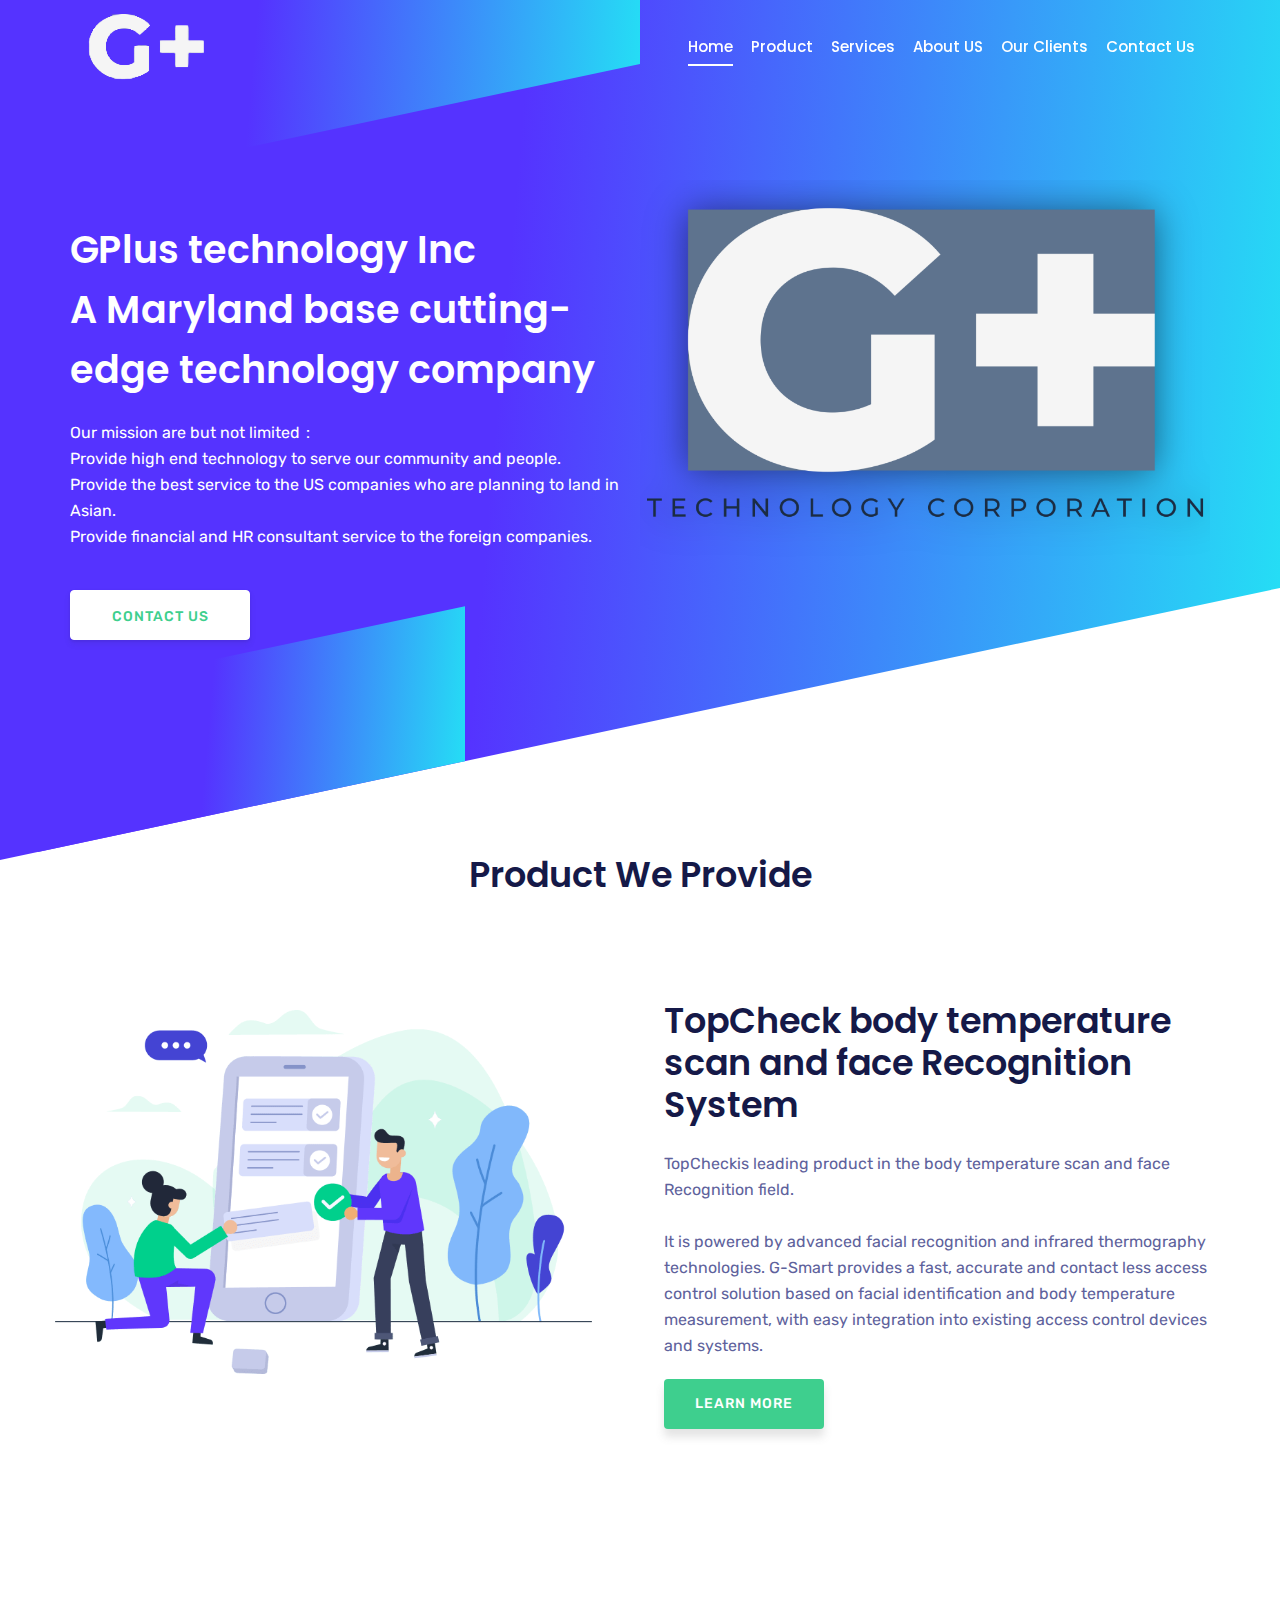
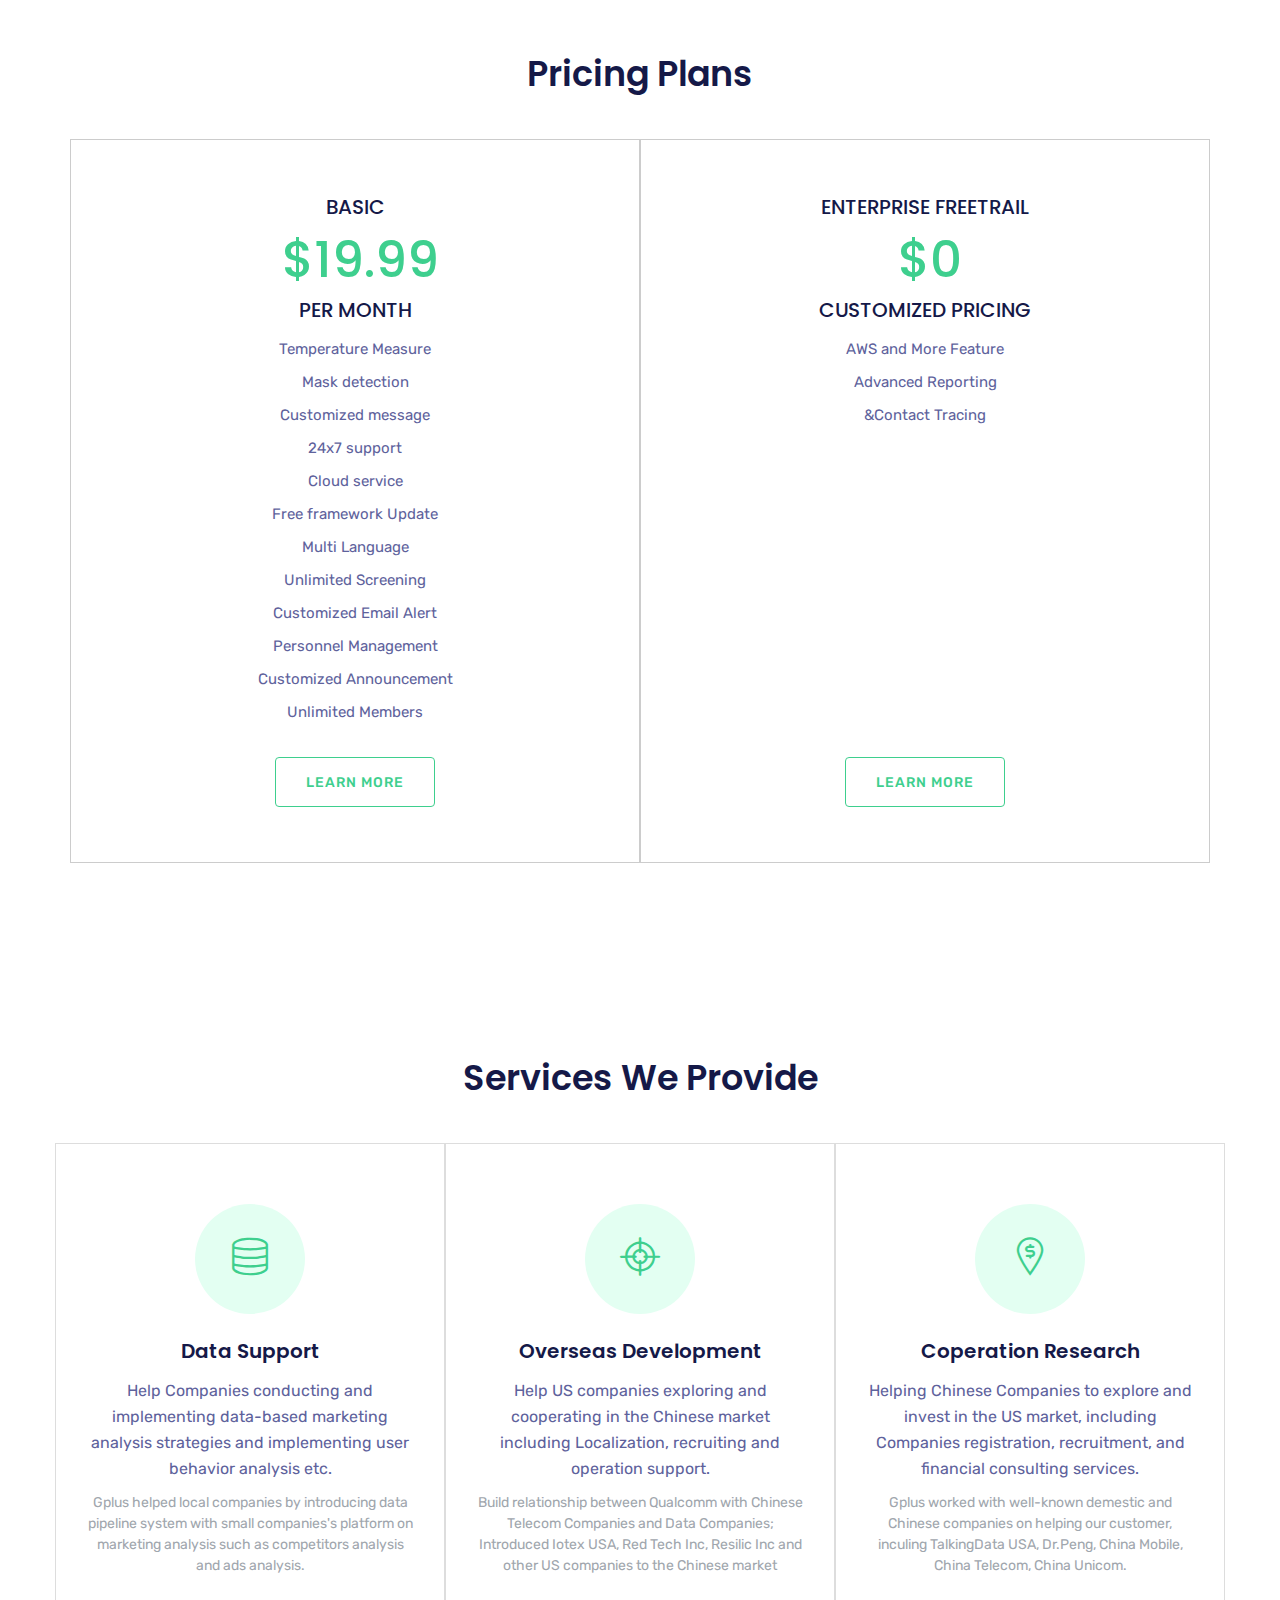
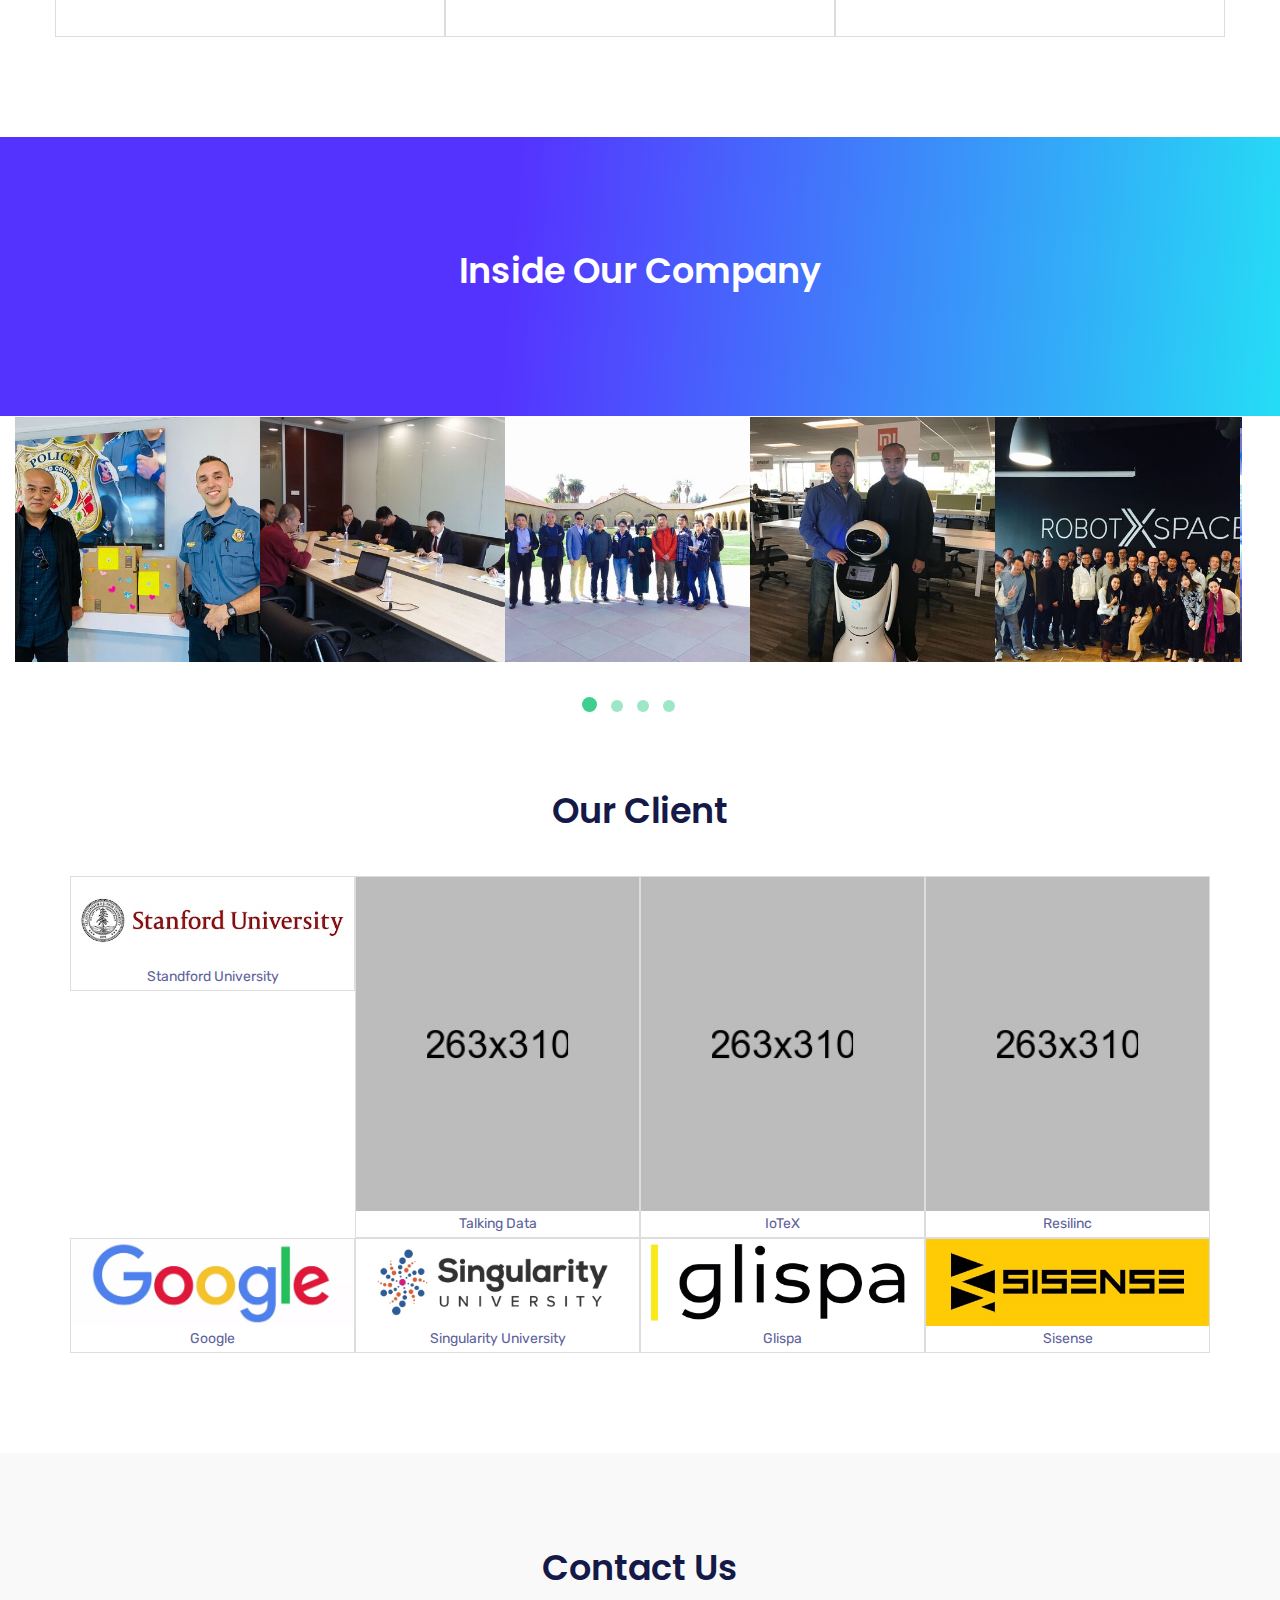
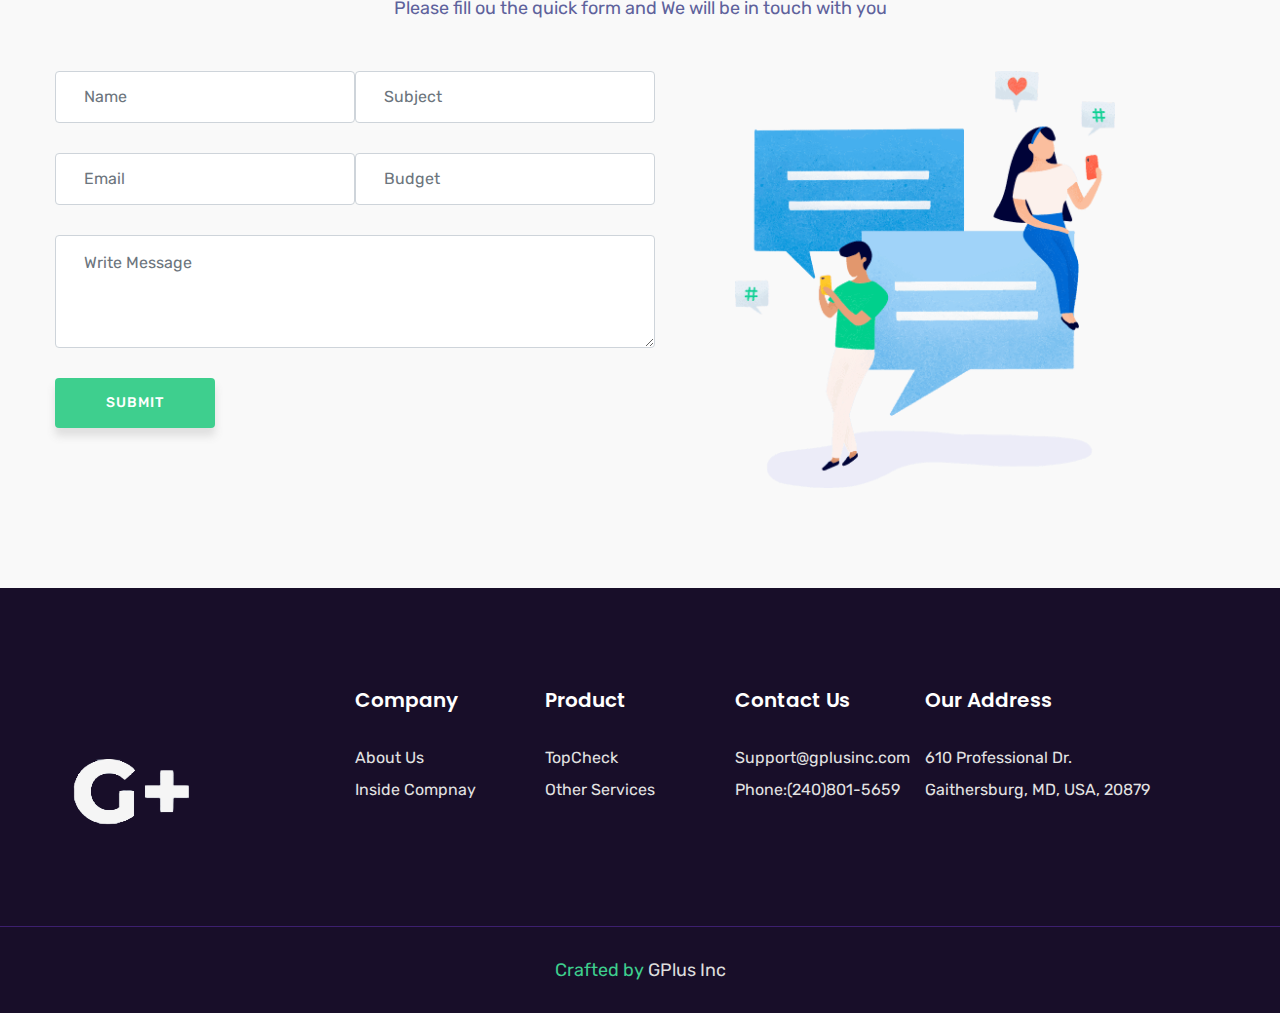
<file: index.html>
<!DOCTYPE html>
<html lang="en">
  <head>
    <!-- Required meta tags -->
    <meta charset="utf-8">
    <meta name="viewport" content="width=device-width, initial-scale=1, shrink-to-fit=no">
    <meta name="keywords" content="Bootstrap, Landing page, Template, Business, Service">
    <meta name="viewport" content="width=device-width, initial-scale=1, maximum-scale=1">
    <meta name="author" content="Grayrids">
    <title>GPlus Inc</title>
    <!--====== Favicon Icon ======-->
    <link rel="shortcut icon" href="img/2.png" type="image/png">
    <!-- Bootstrap CSS -->
    <link rel="stylesheet" href="css/bootstrap.min.css">
    <link rel="stylesheet" href="css/animate.css">
    <link rel="stylesheet" href="css/LineIcons.css">
    <link rel="stylesheet" href="css/owl.carousel.css">
    <link rel="stylesheet" href="css/owl.theme.css">
    <link rel="stylesheet" href="css/magnific-popup.css">
    <link rel="stylesheet" href="css/nivo-lightbox.css">
    <link rel="stylesheet" href="css/main.css">    
    <link rel="stylesheet" href="css/responsive.css">

  </head>
  
  <body>

    <!-- Header Section Start -->
    <header id="home" class="hero-area">    
      <div class="overlay">
        <span></span>
        <span></span>
      </div>
      <nav class="navbar navbar-expand-md bg-inverse fixed-top scrolling-navbar">
        <div class="container">
          <a href="index.html" class="navbar-brand"><img src="img/logo.png" alt=""></a>       
          <button class="navbar-toggler" type="button" data-toggle="collapse" data-target="#navbarCollapse" aria-controls="navbarCollapse" aria-expanded="false" aria-label="Toggle navigation">
            <i class="lni-menu"></i>
          </button>
          <div class="collapse navbar-collapse" id="navbarCollapse">
            <ul class="navbar-nav mr-auto w-100 justify-content-end">
              <li class="nav-item">
                <a class="nav-link page-scroll" href="#home">Home</a>
              </li>
              <li class="nav-item">
                <div class="dropdown">
                  <a class="nav-link page-scroll dropbtn" href="#business-plan">Product</a>
                    <div class="dropdown-content">
                      <a class="page-scroll" href="topcheck.html#features">Kiost</a>
                      <a class="page-scroll" href="topcheck.html#cloudsolution">Cloud solution</a>
                      <a class="page-scroll" href="topcheck.html#pricing">Pricing</a>
                      <a class="page-scroll" href="topcheck.html#contact">Support</a>

                    </div>
                  </div>              </li>  
              <li class="nav-item">
                <a class="nav-link page-scroll" href="#services">Services</a>

              </li>                            
              <!-- <li class="nav-item">
                <a class="nav-link page-scroll" href="#pricing">Pricing</a>
              </li>        -->
              <li class="nav-item">
                <a class="nav-link page-scroll" href="#showcase">About US</a>
              </li>     
              <li class="nav-item">
                <a class="nav-link page-scroll" href="#team">Our Clients</a>
              </li> 
              <li class="nav-item">
                <a class="nav-link page-scroll" href="#contact">Contact Us</a>
              </li>
            </ul>
          </div>
        </div>
      </nav>  
      <div class="container">      
        <div class="row space-100">
          <div class="col-lg-6 col-md-12 col-xs-12">
            <div class="contents">
              <h2 class="head-title">GPlus technology Inc<br>A Maryland base cutting-edge technology company<br></h2>
              <p>Our mission are but not limited： <br>Provide high end technology to serve our community and people. <br>
                Provide the best service to the US companies who are planning to land in Asian.<br> 
                Provide financial and HR consultant service to the foreign companies.<br>
                </p>
              <div class="header-button">
                <!-- <a href="#" class="btn btn-border-filled">Get Started</a> -->
                <a href="#contact" class="btn btn-border page-scroll">Contact Us</a>
              </div>
            </div>
          </div>
          <div class="col-lg-6 col-md-12 col-xs-12 p-0">
            <div class="intro-img">
              <img src="img/intro.png" alt="">
            </div>            
          </div>
        </div> 
      </div>             
    </header>
    <!-- Header Section End --> 




    <!-- Business Plan Section Start -->
    <section id="business-plan">
      <div class="container">
        <div class="row">
          <div class="col-lg-12">
            <div class="features-text section-header text-center">  
              <div>   
                <h2 class="section-title">Product We Provide</h2>
                <div class="desc-text">
                  <!-- <p>Lorem ipsum dolor sit amet, consectetur adipisicing elit, sed do <br> eiusmod tempor incididunt ut labore et dolore.</p> -->
                </div>
              </div> 
            </div>
          </div>
        <div class="row">
          <!-- Start Col -->
          <div class="col-lg-6 col-md-12 pl-0 pt-70 pr-5">
            <div class="business-item-img">
              <img src="img/business/business-img.png" class="img-fluid" alt="">
            </div>
          </div>
          <!-- End Col -->
          <!-- Start Col -->
          <div class="col-lg-6 col-md-12 pl-4">
            <div class="business-item-info">
              <h3>TopCheck body temperature scan and face Recognition System</h3>
              <p> TopCheckis leading product in the body temperature scan and face Recognition field. <br><br> It is powered by advanced facial recognition and infrared thermography technologies. G-Smart provides a fast, accurate and contact less access control solution based on facial identification and body temperature measurement, with easy integration into existing access control devices and systems.</p>
              <a class="btn btn-common" href="topcheck.html#business-plan">Learn More</a>
            </div>
          </div>
          <!-- End Col -->

        </div>
      </div>
    </section>
    <!-- Business Plan Section End -->

        <!-- Our Pricing Plan Section Start -->
        <section id="pricing" class="section">
          <div class="container">
            <!-- Start Row -->
            <div class="row">
              <div class="col-lg-12">
                <div class="pricing-text section-header text-center">  
                  <div>   
                    <h2 class="section-title">Pricing Plans</h2>
                    <div class="desc-text">
                    </div>
                  </div> 
                </div>
              </div>
    
            </div>
            <!-- End Row -->
            <!-- Start Row -->
            <div class="row pricing-tables">
              
              <div class="col-lg-6 col-md-6 col-xs-12">
                <div class="pricing-table text-center">
                  <div class="pricing-details">
                    <h3>Basic </h3>
                    <h1>$19.99 <h3>per month</h3></h1>
    
                    <ul>
                      <li>Temperature Measure</li>
                      <li>Mask detection</li>
                      <li>Customized message </li>
                      <li>24x7 support</li>
                      <li>Cloud service</li>
                      <li>Free framework Update</li>
                      <li>Multi Language </li>
                      <li>Unlimited Screening</li>
                      <li>Customized Email Alert</li>
                      <li>Personnel Management</li>
                      <li>Customized Announcement </li>
                      <li>Unlimited Members</li>
    
                    </ul>
                  </div>
                  <div class="plan-button">
                    <a href="topcheck.html" class="btn btn-border">Learn More</a>
                  </div>
                </div>
              </div>

              <!-- <div class="col-lg-3 col-md-6 col-xs-12">
                <div class="pricing-table text-center">
                  <div class="pricing-details">
                    <h3>Updated </h3>
                    <h1><span>$</span>12.99 <h3>per month</h3></h1>
                    <span>All features in Basic, Plus:</span>
                    <ul>
                      <li>&nbsp</li>                  
                      <li>Customized Email alert </li>
                      <li>Personnel management</li>
                      <li>Cloud service </li>
                      <li>Customized announce</li>
                      <li>Limited Member</li>                  
                      <li>&nbsp</li>                  
                      <li>&nbsp</li>                  
    
                    </ul>
                  </div>
                  <div class="plan-button">
                    <a href="topcheck.html" class="btn btn-common">Learn More</a>
                  </div>
                </div>
              </div>

             <div class="col-lg-3 col-md-6 col-xs-12">
              <div class="pricing-table text-center">
                <div class="pricing-details">
                  <h3>Prime </h3>
                  <h1><span>$</span>39.99 <h3>per month</h3></h1>
                  <span>All features in Basic, Plus:</span>
                  <ul>
                    <li>&nbsp</li>                  
                    <li>&nbsp</li> 
                    <li>AWS and More Feature</li>
                    <li>Advanced Reporting</li>
                    <li>Contact Tracing</li>                 
                    <li>&nbsp</li>  
                    <li>&nbsp</li>  
                    <li>&nbsp</li>  
    
    
                  </ul>
                </div>
                <div class="plan-button">
                  <a href="topcheck.html" class="btn btn-common">Learn More</a>
                </div>
              </div>
            </div> -->
              <div class="col-lg-6 col-md-6 col-xs-12">
                <div class="pricing-table text-center">
                  <div class="pricing-details">
                    <h3>Enterprise FreeTrail</h3>
                    <h1>$0<h3>Customized Pricing</h3></h1>
    
                    <ul>
                      <li>AWS and More Feature</li>
                      <li>Advanced Reporting</li>
                      <li>&Contact Tracing</li>

                      <li>&nbsp</li>
                      <li>&nbsp</li>   
                      <li>&nbsp</li>     
  
                      <li>&nbsp</li>             
                      <li>&nbsp</li>    
                      <li>&nbsp</li>

                      <li>&nbsp</li>  
                      <li>&nbsp</li>  
                      <li>&nbsp</li>  
    
                    </ul>
                  </div>
                  <div class="plan-button">
                    <a href="topcheck.html" class="btn btn-border">Learn More</a>
                  </div>
                </div>
              </div>
    
            </div>
            <!-- End Row -->
          </div>
        </section>
        <!-- Our Pricing Plan Section End --> 

   <!-- Services Section Start -->
   <section id="services" class="section">
    <div class="container">
      <div class="row">
        <div class="col-lg-12">
          <div class="features-text section-header text-center">  
            <div>   
              <h2 class="section-title">Services We Provide</h2>
              <div class="desc-text">
                <!-- <p>Lorem ipsum dolor sit amet, consectetur adipisicing elit, sed do <br> eiusmod tempor incididunt ut labore et dolore.</p> -->
              </div>
            </div> 
          </div>
        </div>
      <div class="row">
        <!-- Start Col -->
        <div class="col-lg-4 col-md-6 col-xs-12">
          <div class="services-item text-center">
            <div class="icon">
              <i class="lni lni-database"></i>
            </div>
            <h4>Data Support</h4>
            <p>Help Companies conducting and implementing data-based marketing analysis strategies and implementing user behavior analysis etc.</p>
            Gplus helped local companies by introducing data pipeline system with small companies's platform on marketing analysis such as competitors analysis and ads analysis.

          </div>
        </div>
        <!-- End Col -->
        <!-- Start Col -->
        <div class="col-lg-4 col-md-6 col-xs-12">
          <div class="services-item text-center">
            <div class="icon">
              <i class="lni lni-target"></i>
            </div>
            <h4>Overseas Development</h4>
            <p>Help US companies exploring and cooperating in the Chinese market including Localization, recruiting and operation support.</p>
          Build relationship between Qualcomm with Chinese Telecom Companies and Data Companies; Introduced Iotex USA, Red Tech Inc, Resilic Inc and other US companies to the Chinese market
          </div>
        </div>
        <!-- End Col -->
        <!-- Start Col -->
        <div class="col-lg-4 col-md-6 col-xs-12">
          <div class="services-item text-center">
            <div class="icon">
              <i class="lni lni-money-location"></i>
            </div>
            <h4>Coperation Research</h4>
            <p>Helping Chinese Companies to explore and invest in the US market, including Companies registration, recruitment, and financial consulting services.</p>
              Gplus worked with well-known demestic and Chinese companies on helping our customer, inculing TalkingData USA, Dr.Peng, China Mobile, China Telecom, China Unicom.
            
          </div>
        </div>
        <!-- End Col -->

      </div>
    </div>
  </section>
  <!-- Services Section End -->

    <!-- Cool Fetatures Section Start -->
    <!-- <section id="features" class="section">
      <div class="container">
        <div class="row">
          <div class="col-lg-12">
            <div class="features-text section-header text-center">  
              <div>   
                <h2 class="section-title">Services We Provide</h2>
                <div class="desc-text">
                  <p>Lorem ipsum dolor sit amet, consectetur adipisicing elit, sed do <br> eiusmod tempor incididunt ut labore et dolore.</p>
                </div>
              </div> 
            </div>
          </div>

        </div>

        <div class="row featured-bg">
          <div class="col-lg-6 col-md-6 col-xs-12 p-0">
            <div class="feature-item featured-border1">
               <div class="feature-icon float-left">
                 <i class="lni-coffee-cup"></i>
               </div>
               <div class="feature-info float-left">
                 <h4>Easy to Customize</h4>
                 <p>Producing long lasting organic SEO results for <br> brand of different kinds for more than a decade,<br> we understand that’s your.</p>
               </div>
            </div>
          </div>
          
          <div class="col-lg-6 col-md-6 col-xs-12 p-0">
            <div class="feature-item featured-border2">
               <div class="feature-icon float-left">
                 <i class="lni-briefcase"></i>
               </div>
               <div class="feature-info float-left">
                 <h4>Business Template</h4>
                 <p>Producing long lasting organic SEO results for <br> brand of different kinds for more than a decade,<br> we understand that’s your.</p>
               </div>
            </div>
          </div>
          
          <div class="col-lg-6 col-md-6 col-xs-12 p-0">
            <div class="feature-item featured-border1">
               <div class="feature-icon float-left">
                 <i class="lni-invention"></i>
               </div>
               <div class="feature-info float-left">
                 <h4>Clean & Trendy Design</h4>
                 <p>Producing long lasting organic SEO results for <br> brand of different kinds for more than a decade,<br> we understand that’s your.</p>
               </div>
            </div>
          </div>
          
          <div class="col-lg-6 col-md-6 col-xs-12 p-0">
            <div class="feature-item featured-border2">
               <div class="feature-icon float-left">
                <i class="lni-layers"></i>
               </div>
               <div class="feature-info float-left">
                 <h4>Tons of Sections</h4>
                 <p>Producing long lasting organic SEO results for <br> brand of different kinds for more than a decade,<br> we understand that’s your.</p>
               </div>
            </div>
          </div>
          
          <div class="col-lg-6 col-md-6 col-xs-12 p-0">
            <div class="feature-item featured-border3">
               <div class="feature-icon float-left">
                 <i class="lni-reload"></i>
               </div>
               <div class="feature-info float-left">
                 <h4>Free Future Updates</h4>
                 <p>Producing long lasting organic SEO results for <br> brand of different kinds for more than a decade,<br> we understand that’s your.</p>
               </div>
            </div>
          </div>
          
          <div class="col-lg-6 col-md-6 col-xs-12 p-0">
            <div class="feature-item">
               <div class="feature-icon float-left">
                 <i class="lni-support"></i>
               </div>
               <div class="feature-info float-left">
                 <h4>Premier Support</h4>
                 <p>Producing long lasting organic SEO results for <br> brand of different kinds for more than a decade,<br> we understand that’s your.</p>
               </div>
            </div>
          </div>
          

        </div>
      </div>
    </section> -->
    <!-- Cool Fetatures Section End --> 


        <!-- Recent Showcase Section Start -->
        <section id="showcase">
          <div class="container-fluid right-position">
            <!-- Start Row -->
            <div class="row gradient-bg">
              <div class="col-lg-12">
                <div class="showcase-text section-header text-center">  
                  <div>   
                    <h2 class="section-title">Inside Our Company</h2>
                    <div class="desc-text">
                      <!-- <p>Lorem ipsum dolor sit amet, consectetur adipisicing elit, sed do</p>  
                      <p>eiusmod tempor incididunt ut labore et dolore.</p> -->
                    </div>
                  </div> 
                </div>
              </div>
    
            </div>
            <!-- End Row -->
            <!-- Start Row -->
            <div class="row justify-content-center showcase-area">
              <div class="col-lg-12 col-md-12 col-xs-12 pr-0">
                <div class="showcase-slider owl-carousel">
                  <div class="item">
                    <div class="screenshot-thumb">
                      <img src="img/showcase/1.jpg" class="img-fluid" alt="" />
                      <div class="hover-content text-center">
                        <div class="fancy-table">
                          <div class="table-cell">
                            <div class="single-text">
                              <!-- <p><br></p> -->
                              <h5>GPlus donated masks to local police station for COVID-19</h5>
                            </div>
                            <div class="zoom-icon">
                              <a class="lightbox" href="img/showcase/01.jpeg"><i class="lni-zoom-in"></i></a>
                              <!-- <a href="#"><i class="lni-link"></i></a> -->
                            </div>
                          </div>
                        </div>
                      </div>
    
                    </div>
                  </div>
                  <div class="item">
                    <div class="screenshot-thumb">
                      <img src="img/showcase/2.jpg" class="img-fluid" alt="" />
                      <div class="hover-content text-center">
                        <div class="fancy-table">
                          <div class="table-cell">
                            <div class="single-text">
                              <!-- <p><br> </p> -->
                              <h5>GPlus CEO Wu at meeting with the credit card department of China Merchants Bank in Shanghai                              </h5>
                            </div>
                            <div class="zoom-icon">
                              <a class="lightbox" href="img/showcase/02.jpeg"><i class="lni-zoom-in"></i></a>
                              <!-- <a href="#"><i class="lni-link"></i></a> -->
                            </div>
                          </div>
                        </div>
                      </div>
                    </div>
                  </div>
                  <div class="item">
                    <div class="screenshot-thumb">
                      <img src="img/showcase/3.jpg" class="img-fluid" alt="" />
                      <div class="hover-content text-center">
                        <div class="fancy-table">
                          <div class="table-cell">
                            <div class="single-text">
                              <!-- <p>Icon , Web</p> -->
                              <h5>Guests of 2017 Silicon Valley Big Data Tour in to Stanford University
                              </h5>
                            </div>
                            <div class="zoom-icon">
                              <a class="lightbox" href="img/showcase/03.jpeg"><i class="lni-zoom-in"></i></a>
                              <!-- <a href="#"><i class="lni-link"></i></a> -->
                            </div>
                          </div>
                        </div>
                      </div>
                    </div>
                  </div>
                  <div class="item">
                    <div class="screenshot-thumb">
                      <img src="img/showcase/4.jpg" class="img-fluid" alt="" />
                      <div class="hover-content text-center">
                        <div class="fancy-table">
                          <div class="table-cell">
                            <div class="single-text">
                              <!-- <p>Icon , Web</p> -->
                              <h5>2018 Silicon Valley Big Data Tour with Leo Shi, CEO of Stanford Robotics
                              </h5>
                            </div>
                            <div class="zoom-icon">
                              <a class="lightbox" href="img/showcase/04.jpeg"><i class="lni-zoom-in"></i></a>
                              <!-- <a href="#"><i class="lni-link"></i></a> -->
                            </div>
                          </div>
                        </div>
                      </div>
                    </div>
                  </div>
                  <div class="item">
                    <div class="screenshot-thumb">
                      <img src="img/showcase/5.jpg" class="img-fluid" alt="" />
                      <div class="hover-content text-center">
                        <div class="fancy-table">
                          <div class="table-cell">
                            <div class="single-text">
                              <!-- <p>Icon , Web</p> -->
                              <h5>2018 Silicon Valley Big Data Tour with Silicon Valley technology companies.
                              </h5>
                            </div>
                            <div class="zoom-icon">
                              <a class="lightbox" href="img/showcase/05.jpeg"><i class="lni-zoom-in"></i></a>
                              <!-- <a href="#"><i class="lni-link"></i></a> -->
                            </div>
                          </div>
                        </div>
                      </div>
                    </div>
                  </div>
                  <div class="item">
                    <div class="screenshot-thumb">
                      <img src="img/showcase/6.jpg" class="img-fluid" alt="" />
                      <div class="hover-content text-center">
                        <div class="fancy-table">
                          <div class="table-cell">
                            <div class="single-text">
                              <!-- <p>Icon , Web</p> -->
                              <h5>2017 CES with Qualcomm Global Vice President Frank Meng
                              </h5>
                            </div>
                            <div class="zoom-icon">
                              <a class="lightbox" href="img/showcase/06.jpeg"><i class="lni-zoom-in"></i></a>
                              <!-- <a href="#"><i class="lni-link"></i></a> -->
                            </div>
                          </div>
                        </div>
                      </div>
    
                    </div>
                  </div>
<!--                   <div class="item">
                    <div class="screenshot-thumb">
                      <img src="img/showcase/7.jpg" class="img-fluid" alt="" />
                      <div class="hover-content text-center">
                        <div class="fancy-table">
                          <div class="table-cell">
                            <div class="single-text">
                              <h5>2017 CES EXPO with Gao Tongqing, vice president of China Telecom
                              </h5>
                            </div>
                            <div class="zoom-icon">
                              <a class="lightbox" href="img/showcase/07.jpeg"><i class="lni-zoom-in"></i></a>
                            </div>
                          </div>
                        </div>
                      </div>
                    </div>
                  </div> -->
                  <div class="item">
                    <div class="screenshot-thumb">
                      <img src="img/showcase/8.jpg" class="img-fluid" alt="" />
                      <div class="hover-content text-center">
                        <div class="fancy-table">
                          <div class="table-cell">
                            <div class="single-text">
                              <!-- <p>Icon , Web</p> -->
                              <h5>Organize Qualcomm on cooperating and exchanging with related technology companies in Beijing
                              </h5>
                            </div>
                            <div class="zoom-icon">
                              <a class="lightbox" href="img/showcase/08.jpeg"><i class="lni-zoom-in"></i></a>
                              <!-- <a href="#"><i class="lni-link"></i></a> -->
                            </div>
                          </div>
                        </div>
                      </div>
                    </div>
                  </div>
                  <div class="item">
                    <div class="screenshot-thumb">
                      <img src="img/showcase/9.jpg" class="img-fluid" alt="" />
                      <div class="hover-content text-center">
                        <div class="fancy-table">
                          <div class="table-cell">
                            <div class="single-text">
                              <!-- <p>Icon , Web</p> -->
                              <h5>exchange program at Carnegie Mellon University
                              </h5>
                            </div>
                            <div class="zoom-icon">
                              <a class="lightbox" href="img/showcase/09.jpeg"><i class="lni-zoom-in"></i></a>
                              <!-- <a href="#"><i class="lni-link"></i></a> -->
                            </div>
                          </div>
                        </div>
                      </div>
                    </div>
                  </div>
                  <div class="item">
                    <div class="screenshot-thumb">
                      <img src="img/showcase/10.jpg" class="img-fluid" alt="" />
                      <div class="hover-content text-center">
                        <div class="fancy-table">
                          <div class="table-cell">
                            <div class="single-text">
                              <!-- <p>Icon , Web</p> -->
                              <h5>exchange program at Carnegie Mellon University
                              </div>
                            <div class="zoom-icon">
                              <a class="lightbox" href="img/showcase/10.jpeg"><i class="lni-zoom-in"></i></a>
                              <!-- <a href="#"><i class="lni-link"></i></a> -->
                            </div>
                          </div>
                        </div>
                      </div>
                    </div>
                  </div>
                  <div class="item">
                    <div class="screenshot-thumb">
                      <img src="img/showcase/11.jpg" class="img-fluid" alt="" />
                      <div class="hover-content text-center">
                        <div class="fancy-table">
                          <div class="table-cell">
                            <div class="single-text">
                              <p><br></p>
                              <h5>Gplus Office</h5>
                            </div>
                            <div class="zoom-icon">
                              <a class="lightbox" href="img/showcase/01.jpeg"><i class="lni-zoom-in"></i></a>
                              <!-- <a href="#"><i class="lni-link"></i></a> -->
                            </div>
                          </div>
                        </div>
                      </div>
    
                    </div>
                  </div>
                  <div class="item">
                    <div class="screenshot-thumb">
                      <img src="img/showcase/12.jpg" class="img-fluid" alt="" />
                      <div class="hover-content text-center">
                        <div class="fancy-table">
                          <div class="table-cell">
                            <div class="single-text">
                              <p><br></p>
                              <h5>Gplus Office</h5>
                            </div>
                            <div class="zoom-icon">
                              <a class="lightbox" href="img/showcase/01.jpeg"><i class="lni-zoom-in"></i></a>
                              <!-- <a href="#"><i class="lni-link"></i></a> -->
                            </div>
                          </div>
                        </div>
                      </div>
                    </div>
                  </div>
                  <div class="item">
                    <div class="screenshot-thumb">
                      <img src="img/showcase/13.jpg" class="img-fluid" alt="" />
                      <div class="hover-content text-center">
                        <div class="fancy-table">
                          <div class="table-cell">
                            <div class="single-text">
                              <p><br></p>
                              <h5>Gplus Office</h5>
                            </div>
                            <div class="zoom-icon">
                              <a class="lightbox" href="img/showcase/01.jpeg"><i class="lni-zoom-in"></i></a>
                              <!-- <a href="#"><i class="lni-link"></i></a> -->
                            </div>
                          </div>
                        </div>
                      </div>
                    </div>
                  </div>
                  <div class="item">
                    <div class="screenshot-thumb">
                      <img src="img/showcase/14.jpg" class="img-fluid" alt="" />
                      <div class="hover-content text-center">
                        <div class="fancy-table">
                          <div class="table-cell">
                            <div class="single-text">
                              <p><br></p>
                              <h5>Gplus Office</h5>
                            </div>
                            <div class="zoom-icon">
                              <a class="lightbox" href="img/showcase/01.jpeg"><i class="lni-zoom-in"></i></a>
                              <!-- <a href="#"><i class="lni-link"></i></a> -->
                            </div>
                          </div>
                        </div>
                      </div>
                    </div>
                  </div>
                  <div class="item">
                    <div class="screenshot-thumb">
                      <img src="img/showcase/15.jpg" class="img-fluid" alt="" />
                      <div class="hover-content text-center">
                        <div class="fancy-table">
                          <div class="table-cell">
                            <div class="single-text">
                              <p><br></p>
                              <h5>Gplus Office</h5>
                            </div>
                            <div class="zoom-icon">
                              <a class="lightbox" href="img/showcase/01.jpeg"><i class="lni-zoom-in"></i></a>
                              <!-- <a href="#"><i class="lni-link"></i></a> -->
                            </div>
                          </div>
                        </div>
                      </div>
                    </div>
                  </div>
                  <div class="item">
                    <div class="screenshot-thumb">
                      <img src="img/showcase/16.jpg" class="img-fluid" alt="" />
                      <div class="hover-content text-center">
                        <div class="fancy-table">
                          <div class="table-cell">
                            <div class="single-text">
                              <p><br></p>
                              <h5>Gplus Office</h5>
                            </div>
                            <div class="zoom-icon">
                              <a class="lightbox" href="img/showcase/01.jpeg"><i class="lni-zoom-in"></i></a>
                              <!-- <a href="#"><i class="lni-link"></i></a> -->
                            </div>
                          </div>
                        </div>
                      </div>
    
                    </div>
                  </div>
                  <div class="item">
                    <div class="screenshot-thumb">
                      <img src="img/showcase/17.jpg" class="img-fluid" alt="" />
                      <div class="hover-content text-center">
                        <div class="fancy-table">
                          <div class="table-cell">
                            <div class="single-text">
                              <p><br></p>
                              <h5>Gplus Office</h5>
                            </div>
                            <div class="zoom-icon">
                              <a class="lightbox" href="img/showcase/01.jpeg"><i class="lni-zoom-in"></i></a>
                              <!-- <a href="#"><i class="lni-link"></i></a> -->
                            </div>
                          </div>
                        </div>
                      </div>
                    </div>
                  </div>
                  <div class="item">
                    <div class="screenshot-thumb">
                      <img src="img/showcase/18.jpg" class="img-fluid" alt="" />
                      <div class="hover-content text-center">
                        <div class="fancy-table">
                          <div class="table-cell">
                            <div class="single-text">
                              <p><br></p>
                              <h5>GPlus Office Building</h5>
                            </div>
                            <div class="zoom-icon">
                              <a class="lightbox" href="img/showcase/01.jpeg"><i class="lni-zoom-in"></i></a>
                              <!-- <a href="#"><i class="lni-link"></i></a> -->
                            </div>
                          </div>
                        </div>
                      </div>
                    </div>
                  </div>
                  <div class="item">
                    <div class="screenshot-thumb">
                      <img src="img/showcase/19.jpg" class="img-fluid" alt="" />
                      <div class="hover-content text-center">
                        <div class="fancy-table">
                          <div class="table-cell">
                            <div class="single-text">
                              <p><br></p>
                              <h5>GPlus Office Building</h5>
                            </div>
                            <div class="zoom-icon">
                              <a class="lightbox" href="img/showcase/01.jpeg"><i class="lni-zoom-in"></i></a>
                              <!-- <a href="#"><i class="lni-link"></i></a> -->
                            </div>
                          </div>
                        </div>
                      </div>
                    </div>
                  </div>
                  <div class="item">
                    <div class="screenshot-thumb">
                      <img src="img/showcase/20.jpg" class="img-fluid" alt="" />
                      <div class="hover-content text-center">
                        <div class="fancy-table">
                          <div class="table-cell">
                            <div class="single-text">
                              <p><br></p>
                              <h5>GPlus Office Building</h5>
                            </div>
                            <div class="zoom-icon">
                              <a class="lightbox" href="img/showcase/01.jpeg"><i class="lni-zoom-in"></i></a>
                              <!-- <a href="#"><i class="lni-link"></i></a> -->
                            </div>
                          </div>
                        </div>
                      </div>
                    </div>
                  </div>
                 
    
                  
                </div>
              </div>
            </div>
            <!-- End Row -->
          </div>
        </section>
        <!-- Recent Showcase Section End --> 

    <!-- Client Testimoninals Section Start -->
    <!-- <section id="testimonial" class="section">
      <div class="container right-position">
        <div class="row">
          <div class="col-md-12 col-sm-12">
            <div class="video-promo-content text-center">

              <a id="play-video" class="video-play-button video-popup" href="https://www.youtube.com/watch?v=Y4fodpIwal8&list=RDXCElIIYx_8s&index=13">
                <span></span>
              </a>

            </div>
          </div>
        </div>

        <div class="row justify-content-center testimonial-area">
          <div class="col-lg-10 col-md-12 col-sm-12 col-xs-12 pr-20 pl-20" style="overflow: hidden;padding-bottom: 60px">
            <div id="client-testimonial" class="text-center owl-carousel">
              <div class="item">
                <div class="testimonial-item">
                  <div class="content-inner">
                    <p class="description">Appropriately implement one-to-one catalysts for change <br> vis-a-vis wireless catalysts for change. Enthusiastically architect <br> adaptive e-tailers after sustainable total linkage. Appropriately <br> implement one-to-one catalysts for change.</p>
                    <div class="author-info">
                      <h5>Tahmina Anny ; <span> UIdeck Customer</span></h5>
                    </div>
                  </div>
                  <div class="client-thumb">
                    <img src="img/testimonial/01.png" alt="">
                  </div>
                </div>
              </div>
              <div class="item">
                <div class="testimonial-item">
                  <div class="content-inner">
                    <p class="description">Appropriately implement one-to-one catalysts for change <br> vis-a-vis wireless catalysts for change. Enthusiastically architect <br> adaptive e-tailers after sustainable total linkage. Appropriately <br> implement one-to-one catalysts for change.</p>
                    <div class="author-info">
                      <h5>Tahmina Anny ; <span> UIdeck Customer</span></h5>
                    </div>
                  </div>
                  <div class="client-thumb">
                    <img src="img/testimonial/01.png" alt="">
                  </div>
                </div>
              </div>
              <div class="item">
                <div class="testimonial-item">
                  <div class="content-inner">
                    <p class="description">Appropriately implement one-to-one catalysts for change <br> vis-a-vis wireless catalysts for change. Enthusiastically architect <br> adaptive e-tailers after sustainable total linkage. Appropriately <br> implement one-to-one catalysts for change.</p>
                    <div class="author-info">
                      <h5>Tahmina Anny ; <span> UIdeck Customer</span></h5>
                    </div>
                  </div>
                  <div class="client-thumb">
                    <img src="img/testimonial/01.png" alt="">
                  </div>
                </div>
              </div>
              <div class="item">
                <div class="testimonial-item">
                  <div class="content-inner">
                    <p class="description">Appropriately implement one-to-one catalysts for change <br> vis-a-vis wireless catalysts for change. Enthusiastically architect <br> adaptive e-tailers after sustainable total linkage. Appropriately <br> implement one-to-one catalysts for change.</p>
                    <div class="author-info">
                      <h5>Tahmina Anny ; <span> UIdeck Customer</span></h5>
                    </div>
                  </div>
                  <div class="client-thumb">
                    <img src="img/testimonial/01.png" alt="">
                  </div>
                </div>
              </div>
              <div class="item">
                <div class="testimonial-item">
                  <div class="content-inner">
                    <p class="description">Appropriately implement one-to-one catalysts for change <br> vis-a-vis wireless catalysts for change. Enthusiastically architect <br> adaptive e-tailers after sustainable total linkage. Appropriately <br> implement one-to-one catalysts for change.</p>
                    <div class="author-info">
                      <h5>Tahmina Anny ; <span> UIdeck Customer</span></h5>
                    </div>
                  </div>
                  <div class="client-thumb">
                    <img src="img/testimonial/01.png" alt="">
                  </div>
                </div>
              </div>
              <div class="item">
                <div class="testimonial-item">
                  <div class="content-inner">
                    <p class="description">Appropriately implement one-to-one catalysts for change <br> vis-a-vis wireless catalysts for change. Enthusiastically architect <br> adaptive e-tailers after sustainable total linkage. Appropriately <br> implement one-to-one catalysts for change.</p>
                    <div class="author-info">
                      <h5>Tahmina Anny ; <span> UIdeck Customer</span></h5>
                    </div>
                  </div>
                  <div class="client-thumb">
                    <img src="img/testimonial/01.png" alt="">
                  </div>
                </div>
              </div>

            </div>
          </div>
        </div>
      </div>
    </section> -->
    <!-- Client Testimoninals Section End --> 


    <!-- Team section Start -->
    <section id="team" class="section">
      <div class="container">
        <!-- Start Row -->
        <div class="row">
          <div class="col-lg-12">
            <div class="team-text section-header text-center">  
              <div>   
                <h2 class="section-title">Our Client</h2>
                <div class="desc-text">
                  <!-- <p>GPlus coll </p>  
                  <p>eiusmod tempor incididunt ut labore et dolore.</p> -->
                </div>
              </div> 
            </div>
          </div>

        </div>
        <!-- End Row -->
        <!-- Start Row -->
        <div class="row">
          <!-- Start Col -->
          <div class="col-lg-3 col-md-6 col-xs-12">
            <div class="single-team">
              <div class="team-thumb">
                <img src="img/team/10.jpg" class="img-fluid" alt="">
              </div>
              <div class="team-inner text-center">
                <p>Standford University</p>
              </div>
            </div>
          </div>
          <!-- Start Col -->
 
          <!-- Start Col -->
          <div class="col-lg-3 col-md-6 col-xs-12">
            <div class="single-team">
              <div class="team-thumb">
                <img src="img/team/02.jpg" class="img-fluid" alt="">
              </div>
                  <div class="team-inner text-center">
                    <p>Talking Data</p>
                  </div>
            </div>
          </div>
          <!-- Start Col -->
 
          <!-- Start Col -->
          <div class="col-lg-3 col-md-6 col-xs-12">
            <div class="single-team">
              <div class="team-thumb">
                <img src="img/team/03.jpg" class="img-fluid" alt="">
              </div>

              <div class="team-inner text-center">
                <p>IoTeX</p>
              </div>
            </div>
          </div>
          <!-- Start Col -->
 
          <!-- Start Col -->
          <div class="col-lg-3 col-md-6 col-xs-12">
            <div class="single-team">
              <div class="team-thumb">
                <img src="img/team/04.jpg" class="img-fluid" alt="">
              </div>
              <div class="team-inner text-center">
                <p>Resilinc</p>
              </div>
            </div>
          </div>
          <!-- Start Col -->
 

        </div>

        <div class="row">
          <!-- Start Col -->
          <div class="col-lg-3 col-md-6 col-xs-12">
            <div class="single-team">
              <div class="team-thumb">
                <img src="img/team/05.jpg" class="img-fluid" alt="">
              </div>
              <div class="team-inner text-center">
                <p>Google</p>
              </div>
            </div>
          </div>
          <!-- Start Col -->
 
          <!-- Start Col -->
          <div class="col-lg-3 col-md-6 col-xs-12">
            <div class="single-team">
              <div class="team-thumb">
                <img src="img/team/11.jpg" class="img-fluid" alt="">
              </div>
                  <div class="team-inner text-center">
                    <p>Singularity University</p>
                  </div>
            </div>
          </div>
          <!-- Start Col -->
 
          <!-- Start Col -->
          <div class="col-lg-3 col-md-6 col-xs-12">
            <div class="single-team">
              <div class="team-thumb">
                <img src="img/team/07.jpg" class="img-fluid" alt="">
              </div>

              <div class="team-inner text-center">
                <p>Glispa</p>
              </div>
            </div>
          </div>
          <!-- Start Col -->
 
          <!-- Start Col -->
          <div class="col-lg-3 col-md-6 col-xs-12">
            <div class="single-team">
              <div class="team-thumb">
                <img src="img/team/08.jpg" class="img-fluid" alt="">
              </div>
              <div class="team-inner text-center">
                <p>Sisense</p>
              </div>
            </div>
          </div>
          <!-- Start Col -->
 

        </div>
        <!-- End Row -->
        
          <!-- Start Col -->
 

        </div>
      </div>
    </section>
    <!-- Team section End -->


    <!-- Blog Section -->
    <!-- blog Section End -->

    <!-- Contact Us Section -->
    <section id="contact" class="section">
      <!-- Container Starts -->
      <div class="container">
        <!-- Start Row -->
        <div class="row">
          <div class="col-lg-12">
            <div class="contact-text section-header text-center">  
              <div>   
                <h2 class="section-title">Contact Us</h2>
                <div class="desc-text">
                  <p>Please fill ou the quick form and We will be in touch with you</p>  
                  <!-- <p>eiusmod tempor incididunt ut labore et dolore.</p> -->
                </div>
              </div> 
            </div>
          </div>

        </div>
        <!-- End Row -->
        <!-- Start Row -->
        <div class="row">
          <!-- Start Col -->
          <div class="col-lg-6 col-md-12">
          <form id="contactForm">
            <div class="row">
              <div class="col-md-6">
                <div class="form-group">
                  <input type="text" class="form-control" id="name" name="name" placeholder="Name" required data-error="Please enter your name">
                  <div class="help-block with-errors"></div>
                </div>                                 
              </div>
              <div class="col-md-6">
                <div class="form-group">
                  <input type="text" placeholder="Subject" id="msg_subject" class="form-control" name="msg_subject" required data-error="Please enter your subject">
                  <div class="help-block with-errors"></div>
                </div> 
              </div>
              <div class="col-md-6">
                <div class="form-group">
                  <input type="text" class="form-control" id="email" name="email" placeholder="Email" required data-error="Please enter your Email">
                  <div class="help-block with-errors"></div>
                </div>                                 
              </div>
              <div class="col-md-6">
                <div class="form-group">
                  <input type="text" placeholder="Budget" id="budget" class="form-control" name="budget" required data-error="Please enter your Budget">
                  <div class="help-block with-errors"></div>
                </div> 
              </div>
              <div class="col-md-12">
                <div class="form-group"> 
                  <textarea class="form-control" id="message"  name="message" placeholder="Write Message" rows="4" data-error="Write your message" required></textarea>
                  <div class="help-block with-errors"></div>
                </div>
                <div class="submit-button">
                  <button class="btn btn-common" id="submit" type="submit">Submit</button>
                  <div id="msgSubmit" class="h3 hidden"></div> 
                  <div class="clearfix"></div> 
                </div>
              </div>
            </div>            
          </form>
          </div>
          <!-- End Col -->
          <!-- Start Col -->
          <div class="col-lg-1">
            
          </div>
          <!-- End Col -->
          <!-- Start Col -->
          <div class="col-lg-4 col-md-12">
            <div class="contact-img">
              <img src="img/contact/01.png" class="img-fluid" alt="">
            </div>
          </div>
          <!-- End Col -->
          <!-- Start Col -->
          <div class="col-lg-1">
          </div>
          <!-- End Col -->

        </div>
        <!-- End Row -->
      </div>
    </section>
    <!-- Contact Us Section End -->

    <!-- Footer Section Start -->
    <footer>
      <!-- Footer Area Start -->
      <section id="footer-Content">
        <div class="container">
          <!-- Start Row -->
          <div class="row">

          <!-- Start Col -->
            <div class="col-lg-3 col-md-6 col-sm-6 col-xs-6 col-mb-12">
              
              <div class="footer-logo">
               <img src="img/logo.png" alt="">
              </div>
            </div>
             <!-- End Col -->
              <!-- Start Col -->
            <div class="col-lg-2 col-md-6 col-sm-6 col-xs-6 col-mb-12">
              <div class="widget">
                <h3 class="block-title">Company</h3>
                <ul class="menu">
                  <li><a href="index.html">About Us</a></li>
                  <li><a href="index.html#showcase">Inside Compnay</a></li>
                  <!-- <li><a href="#">- Blog</a></li> -->
                </ul>
              </div>
            </div>
             <!-- End Col -->
              <!-- Start Col -->
            <div class="col-lg-2 col-md-6 col-sm-6 col-xs-6 col-mb-12">
              <div class="widget">
                <h3 class="block-title">Product</h3>
                <ul class="menu">
                  <li><a href="topcheck.html">TopCheck</a></li>
                  <li><a href="index.html#services">Other Services</a></li>
                  <!-- <li><a href="#price">- Price</a></li>
                  <li><a href="#">- Scurity</a></li>
                  <li><a href="#">- Why SLICK?</a></li> -->
                </ul>
              </div>
            </div>
             <!-- End Col -->
              <!-- Start Col -->
            <div class="col-lg-2 col-md-6 col-sm-6 col-xs-6 col-mb-12">
              <div class="widget">
                <h3 class="block-title">Contact Us</h3>
                <p>Support@gplusinc.com</p>
                <p>Phone:(240)801-5659 </p>
                
                <!-- <ul class="menu">
                  <li></a>Support@gplusinc.com</a></li> -->
                  <!-- <li><a href="#">- IOS App</a></li>
                  <li><a href="#">- Windows App</a></li>
                  <li><a href="#">- Play Store</a></li>
                  <li><a href="#">- IOS Store</a></li> -->
                <!-- </ul> -->
              </div>
            </div>
             <!-- End Col -->
              <!-- Start Col -->
            <div class="col-lg-3 col-md-6 col-sm-6 col-xs-6 col-mb-12">
              <div class="widget">
                <h3 class="block-title">Our Address</h3>
                <p>610 Professional Dr.</p>
                <p>Gaithersburg, MD, USA, 20879</p>
                <!-- <div class="subscribe-area">
                  <input type="email" class="form-control" placeholder="Enter Email">
                  <span><i class="lni-chevron-right"></i></span>
                </div> -->
              </div>
            </div>
            <!-- End Col -->
          </div>
          <!-- End Row -->
        </div>
        <!-- Copyright Start  -->

        <div class="copyright">
          <div class="container">
            <!-- Star Row -->
            <div class="row">
              <div class="col-md-12">
                <div class="site-info text-center">
                  <p>Crafted by <a href="" rel="nofollow">GPlus Inc</a></p>
                </div>              
                
              </div>
              <!-- End Col -->
            </div>
            <!-- End Row -->
          </div>
        </div>
      <!-- Copyright End -->
      </section>
      <!-- Footer area End -->
      
    </footer>
    <!-- Footer Section End --> 


    <!-- Go To Top Link -->
    <a href="#" class="back-to-top">
      <i class="lni-chevron-up"></i>
    </a> 

    <!-- Preloader -->
    <div id="preloader">
      <div class="loader" id="loader-1"></div>
    </div>
    <!-- End Preloader -->

    <!-- jQuery first, then Tether, then Bootstrap JS. -->
    <script src="js/jquery-min.js"></script>
    <script src="js/popper.min.js"></script>
    <script src="js/bootstrap.min.js"></script>
    <script src="js/owl.carousel.js"></script>      
    <script src="js/jquery.nav.js"></script>    
    <script src="js/scrolling-nav.js"></script>    
    <script src="js/jquery.easing.min.js"></script>     
    <script src="js/nivo-lightbox.js"></script>     
    <script src="js/jquery.magnific-popup.min.js"></script>      
    <script src="js/main.js"></script>
    
  </body>
</html>
</file>
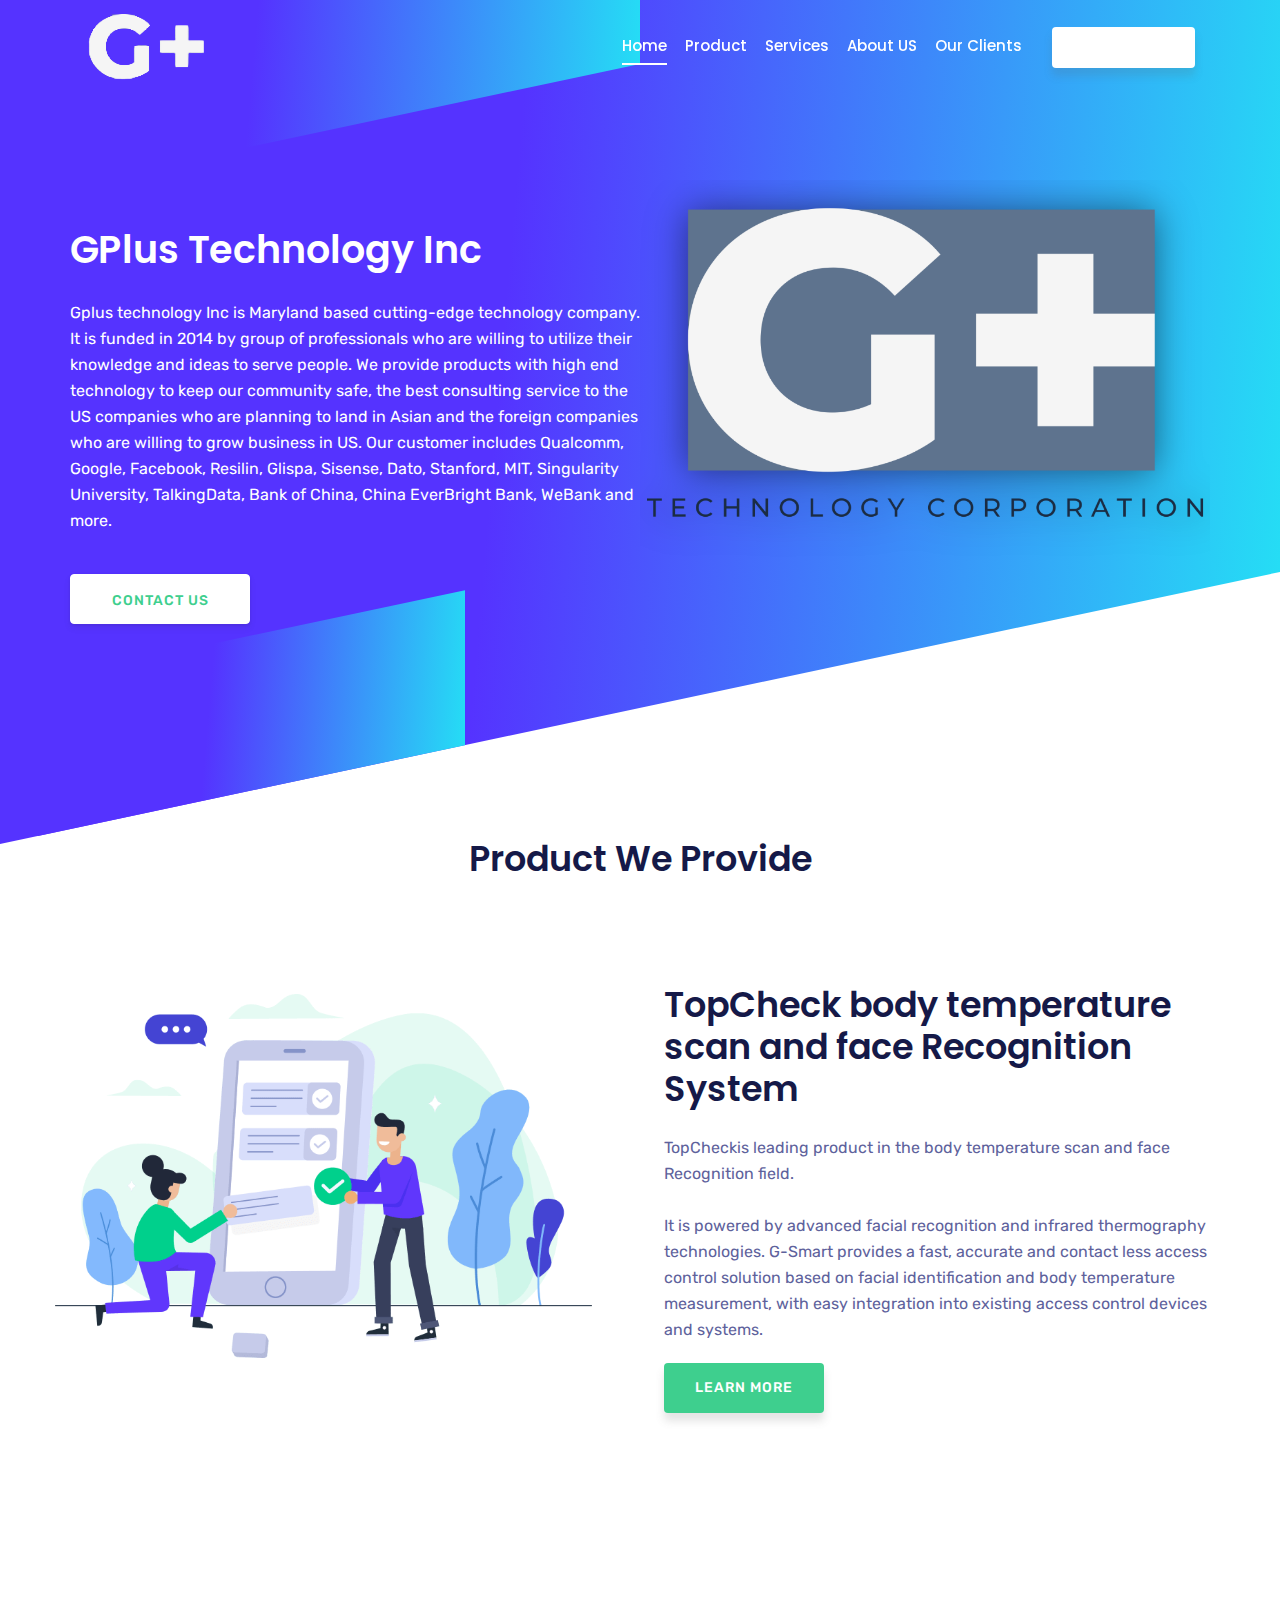
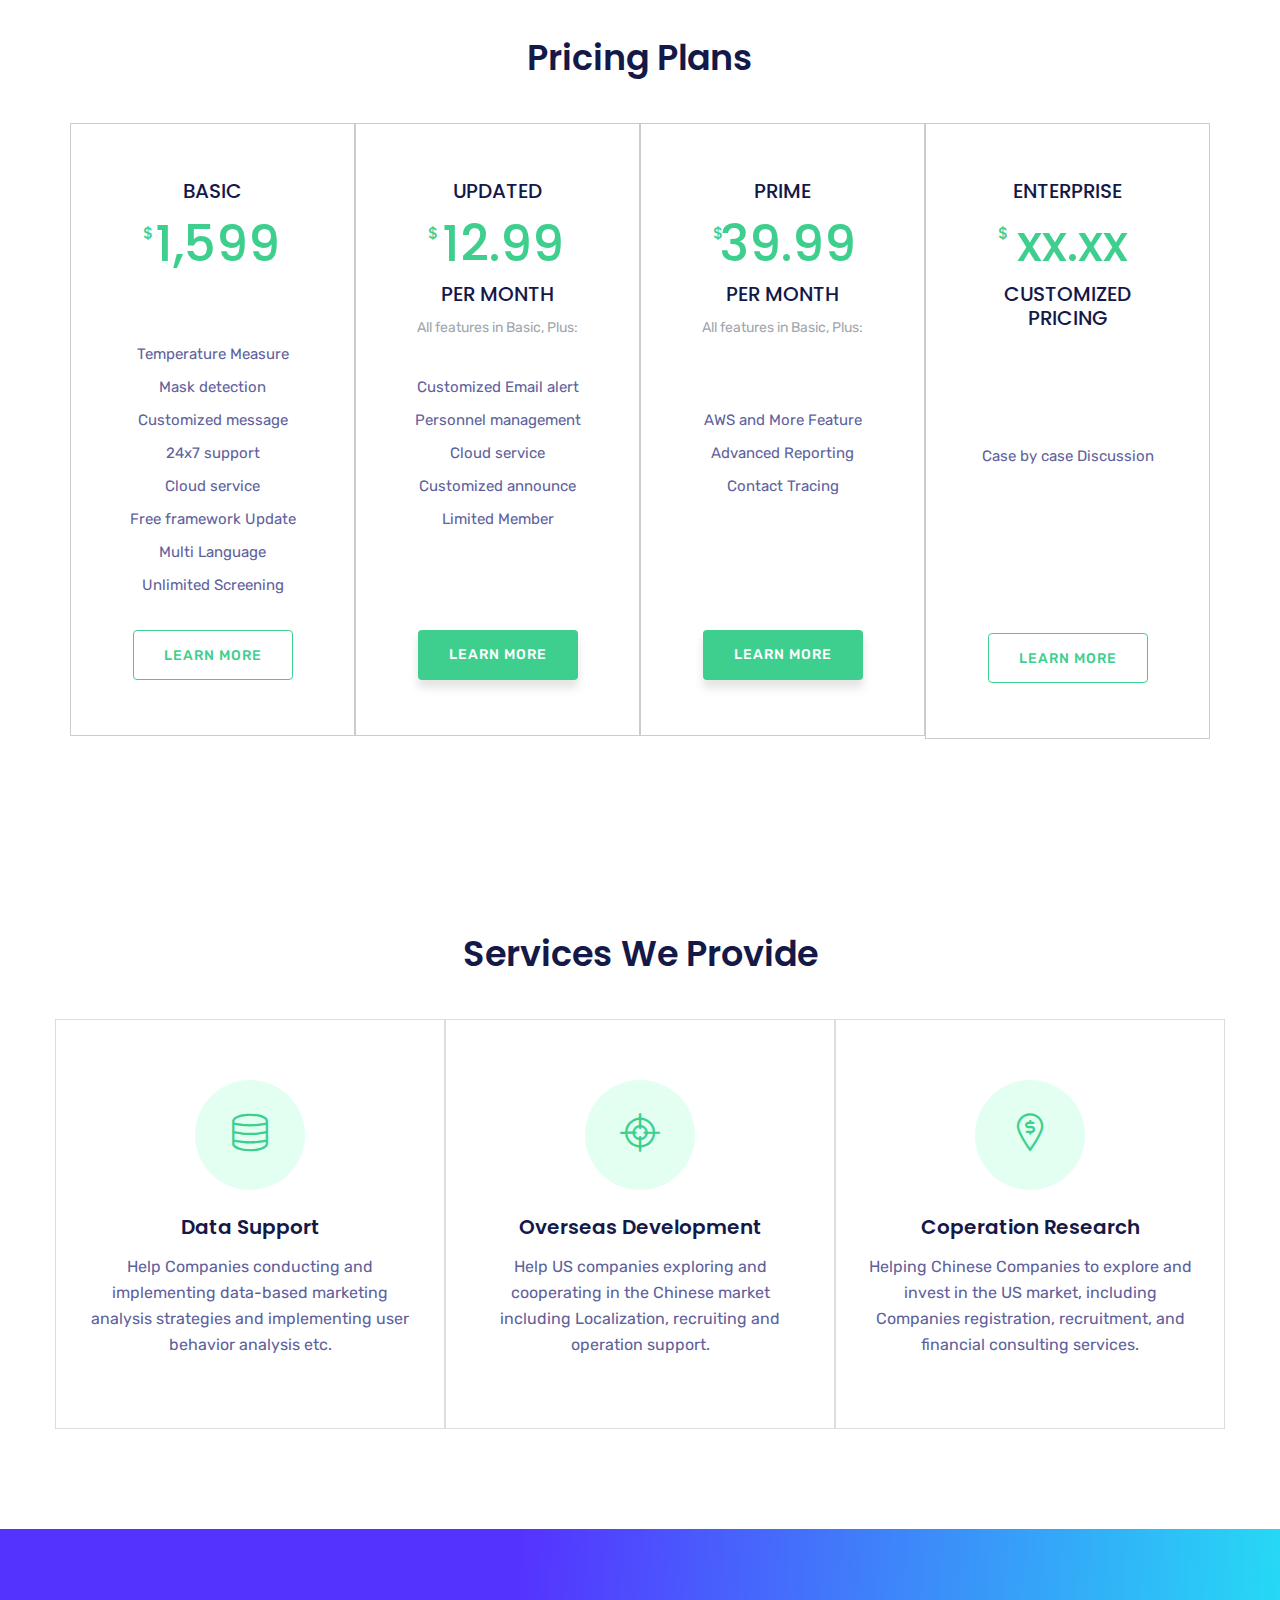
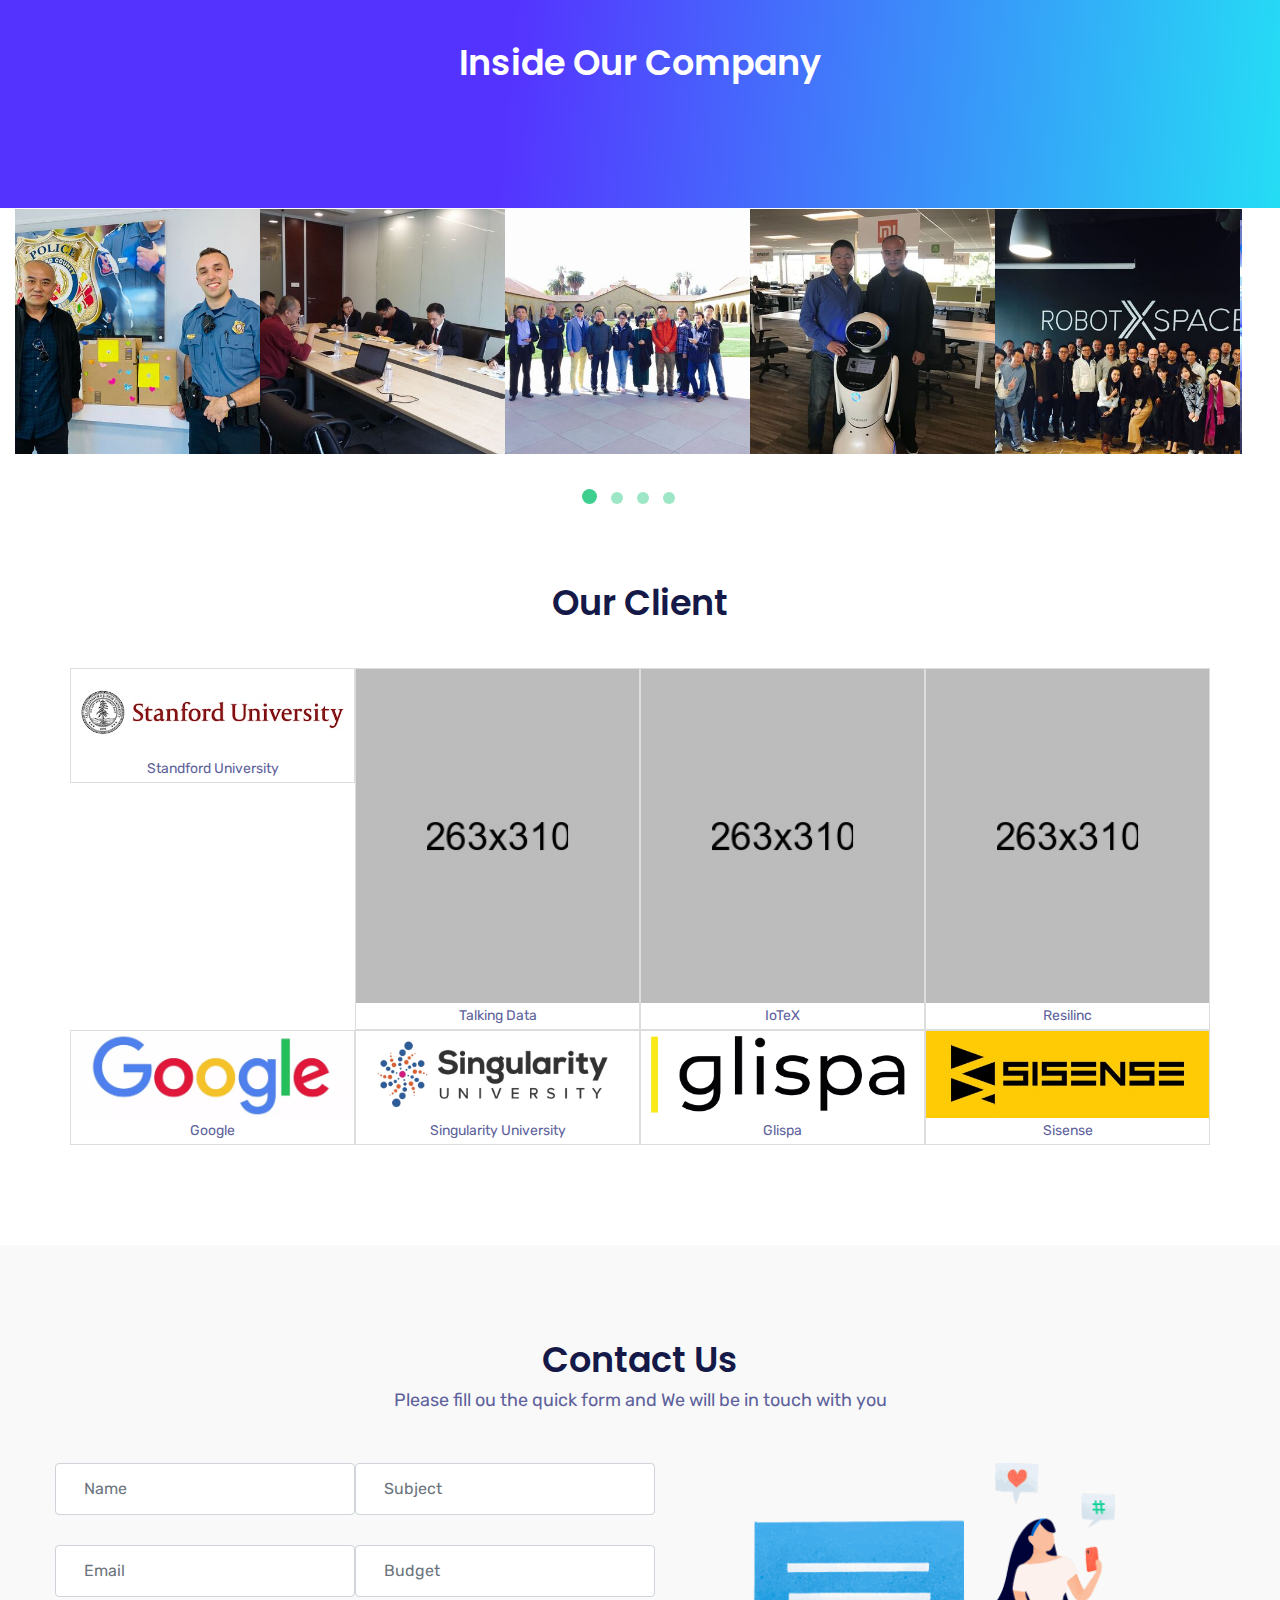
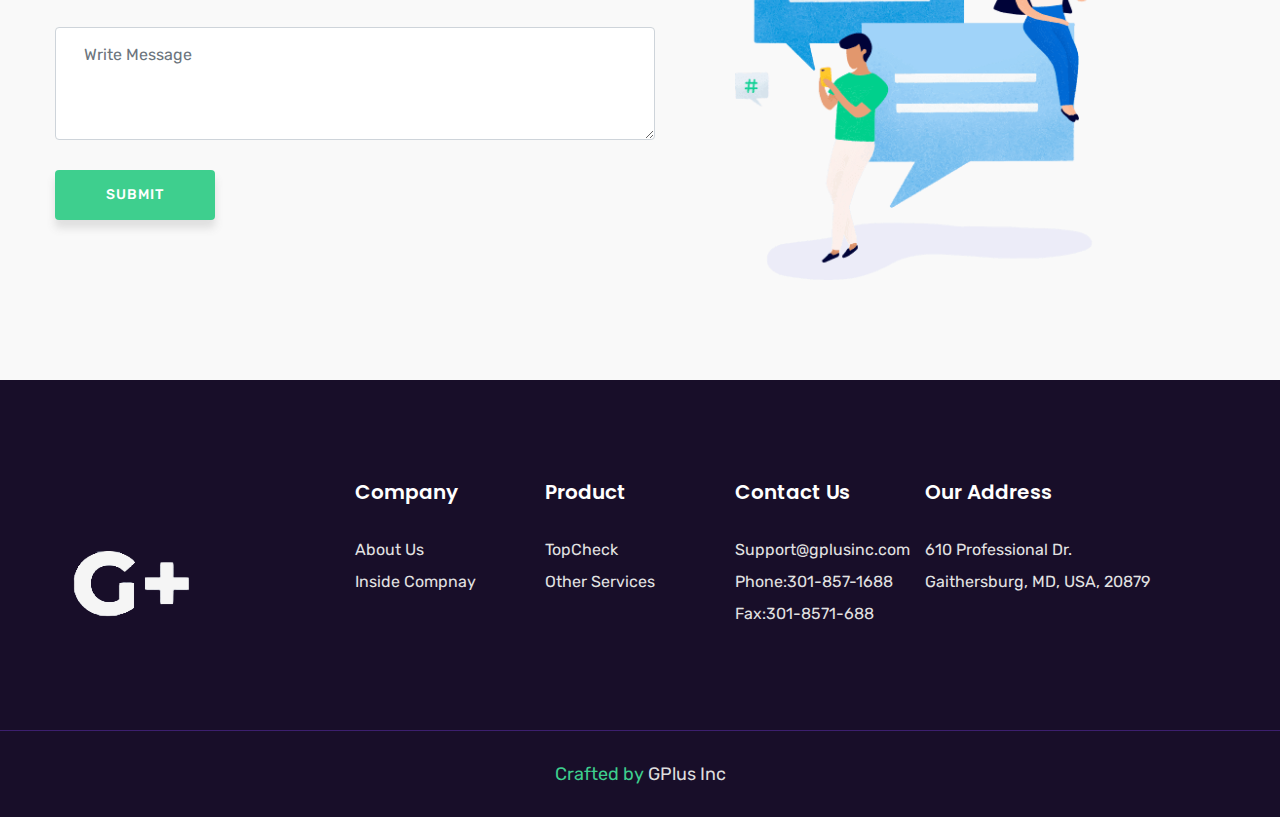
<file: index copy.html>
<!DOCTYPE html>
<html lang="en">
  <head>
    <!-- Required meta tags -->
    <meta charset="utf-8">
    <meta name="viewport" content="width=device-width, initial-scale=1, shrink-to-fit=no">
    <meta name="keywords" content="Bootstrap, Landing page, Template, Business, Service">
    <meta name="viewport" content="width=device-width, initial-scale=1, maximum-scale=1">
    <meta name="author" content="Grayrids">
    <title>GPlus Inc</title>
    <!--====== Favicon Icon ======-->
    <link rel="shortcut icon" href="img/2.png" type="image/png">
    <!-- Bootstrap CSS -->
    <link rel="stylesheet" href="css/bootstrap.min.css">
    <link rel="stylesheet" href="css/animate.css">
    <link rel="stylesheet" href="css/LineIcons.css">
    <link rel="stylesheet" href="css/owl.carousel.css">
    <link rel="stylesheet" href="css/owl.theme.css">
    <link rel="stylesheet" href="css/magnific-popup.css">
    <link rel="stylesheet" href="css/nivo-lightbox.css">
    <link rel="stylesheet" href="css/main.css">    
    <link rel="stylesheet" href="css/responsive.css">

  </head>
  
  <body>

    <!-- Header Section Start -->
    <header id="home" class="hero-area">    
      <div class="overlay">
        <span></span>
        <span></span>
      </div>
      <nav class="navbar navbar-expand-md bg-inverse fixed-top scrolling-navbar">
        <div class="container">
          <a href="index.html" class="navbar-brand"><img src="img/logo.png" alt=""></a>       
          <button class="navbar-toggler" type="button" data-toggle="collapse" data-target="#navbarCollapse" aria-controls="navbarCollapse" aria-expanded="false" aria-label="Toggle navigation">
            <i class="lni-menu"></i>
          </button>
          <div class="collapse navbar-collapse" id="navbarCollapse">
            <ul class="navbar-nav mr-auto w-100 justify-content-end">
              <li class="nav-item">
                <a class="nav-link page-scroll" href="#home">Home</a>
              </li>
              <li class="nav-item">
                <div class="dropdown">
                  <a class="nav-link page-scroll dropbtn" href="#business-plan">Product</a>
                    <div class="dropdown-content">
                      <a class="page-scroll" href="topcheck.html#features">Kiost</a>
                      <a class="page-scroll" href="topcheck.html#cloudsolution">Cloud solution</a>
                      <a class="page-scroll" href="topcheck.html#pricing">Pricing</a>
                      <a class="page-scroll" href="topcheck.html#contact">Support</a>

                    </div>
                  </div>              </li>  
              <li class="nav-item">
                <a class="nav-link page-scroll" href="#services">Services</a>

              </li>                            
              <!-- <li class="nav-item">
                <a class="nav-link page-scroll" href="#pricing">Pricing</a>
              </li>        -->
              <li class="nav-item">
                <a class="nav-link page-scroll" href="#showcase">About US</a>
              </li>     
              <li class="nav-item">
                <a class="nav-link page-scroll" href="#team">Our Clients</a>
              </li> 
              <li class="nav-item">
                <a class="btn btn-singin" href="#contact">Contact Us</a>
              </li>
            </ul>
          </div>
        </div>
      </nav>  
      <div class="container">      
        <div class="row space-100">
          <div class="col-lg-6 col-md-12 col-xs-12">
            <div class="contents">
              <h2 class="head-title">GPlus Technology Inc</h2>
              <p>Gplus technology Inc is Maryland based cutting-edge technology company. It is funded in 2014 by group of professionals who are willing to utilize their knowledge and ideas to serve people. We provide products with high end technology to keep our community safe, the best consulting service to the US companies who are planning to land in Asian and the foreign companies who are willing to grow business in US. Our customer includes Qualcomm, Google, Facebook, Resilin, Glispa, Sisense, Dato, Stanford, MIT, Singularity University, TalkingData, Bank of China, China EverBright Bank, WeBank and more. 
                </p>
              <div class="header-button">
                <!-- <a href="#" class="btn btn-border-filled">Get Started</a> -->
                <a href="#contact" class="btn btn-border page-scroll">Contact Us</a>
              </div>
            </div>
          </div>
          <div class="col-lg-6 col-md-12 col-xs-12 p-0">
            <div class="intro-img">
              <img src="img/intro.png" alt="">
            </div>            
          </div>
        </div> 
      </div>             
    </header>
    <!-- Header Section End --> 




    <!-- Business Plan Section Start -->
    <section id="business-plan">
      <div class="container">
        <div class="row">
          <div class="col-lg-12">
            <div class="features-text section-header text-center">  
              <div>   
                <h2 class="section-title">Product We Provide</h2>
                <div class="desc-text">
                  <!-- <p>Lorem ipsum dolor sit amet, consectetur adipisicing elit, sed do <br> eiusmod tempor incididunt ut labore et dolore.</p> -->
                </div>
              </div> 
            </div>
          </div>
        <div class="row">
          <!-- Start Col -->
          <div class="col-lg-6 col-md-12 pl-0 pt-70 pr-5">
            <div class="business-item-img">
              <img src="img/business/business-img.png" class="img-fluid" alt="">
            </div>
          </div>
          <!-- End Col -->
          <!-- Start Col -->
          <div class="col-lg-6 col-md-12 pl-4">
            <div class="business-item-info">
              <h3>TopCheck body temperature scan and face Recognition System</h3>
              <p> TopCheckis leading product in the body temperature scan and face Recognition field. <br><br> It is powered by advanced facial recognition and infrared thermography technologies. G-Smart provides a fast, accurate and contact less access control solution based on facial identification and body temperature measurement, with easy integration into existing access control devices and systems.</p>
              <a class="btn btn-common" href="topcheck.html#business-plan">Learn More</a>
            </div>
          </div>
          <!-- End Col -->

        </div>
      </div>
    </section>
    <!-- Business Plan Section End -->

        <!-- Our Pricing Plan Section Start -->
        <section id="pricing" class="section">
          <div class="container">
            <!-- Start Row -->
            <div class="row">
              <div class="col-lg-12">
                <div class="pricing-text section-header text-center">  
                  <div>   
                    <h2 class="section-title">Pricing Plans</h2>
                    <div class="desc-text">
                      <!-- <p>Brand Name: TopCheck</p>   -->
                      <!-- <p>eiusmod tempor incididunt ut labore et dolore.</p> -->
                    </div>
                  </div> 
                </div>
              </div>
    
            </div>
            <!-- End Row -->
            <!-- Start Row -->
            <div class="row pricing-tables">
             <!--  Start Col -->
              <div class="col-lg-3 col-md-6 col-xs-12">
                <div class="pricing-table text-center">
                  <div class="pricing-details">
                    <h3>Basic</h3>
                    <h1><span>$</span>1,599<h3>&nbsp</h3></h1>
                    <span>&nbsp</span>
    
                    <ul>
                      <li>Temperature Measure</li>
                      <li>Mask detection</li>
                      <li>Customized message </li>
                      <li>24x7 support</li>
                      <li>Cloud service</li>
                      <li>Free framework Update</li>
                      <li>Multi Language </li>
                      <li>Unlimited Screening</li>
    
                    </ul>
                  </div>
                  <div class="plan-button">
                    <a href="topcheck.html" class="btn btn-border">Learn More</a>
                  </div>
                </div>
              </div>
               <!--  End Col -->
             <!--  Start Col -->
              <div class="col-lg-3 col-md-6 col-xs-12">
                <div class="pricing-table text-center">
                  <div class="pricing-details">
                    <h3>Updated </h3>
                    <h1><span>$</span>12.99 <h3>per month</h3></h1>
                    <span>All features in Basic, Plus:</span>
                    <ul>
                      <li>&nbsp</li>                  
                      <li>Customized Email alert </li>
                      <li>Personnel management</li>
                      <li>Cloud service </li>
                      <li>Customized announce</li>
                      <li>Limited Member</li>                  
                      <li>&nbsp</li>                  
                      <li>&nbsp</li>                  
    
                    </ul>
                  </div>
                  <div class="plan-button">
                    <a href="topcheck.html" class="btn btn-common">Learn More</a>
                  </div>
                </div>
              </div>
               <!--  End Col -->
             <!--  Start Col -->
             <div class="col-lg-3 col-md-6 col-xs-12">
              <div class="pricing-table text-center">
                <div class="pricing-details">
                  <h3>Prime </h3>
                  <h1><span>$</span>39.99 <h3>per month</h3></h1>
                  <span>All features in Basic, Plus:</span>
                  <ul>
                    <li>&nbsp</li>                  
                    <li>&nbsp</li> 
                    <li>AWS and More Feature</li>
                    <li>Advanced Reporting</li>
                    <li>Contact Tracing</li>                 
                    <li>&nbsp</li>  
                    <li>&nbsp</li>  
                    <li>&nbsp</li>  
    
    
                  </ul>
                </div>
                <div class="plan-button">
                  <a href="topcheck.html" class="btn btn-common">Learn More</a>
                </div>
              </div>
            </div>
               <!--  End Col -->
                        <!--  Start Col -->
              <div class="col-lg-3 col-md-6 col-xs-12">
                <div class="pricing-table text-center">
                  <div class="pricing-details">
                    <h3>Enterprise</h3>
                    <h1><span>$</span>xx.xx<h3>Customized Pricing</h3></h1>
                    <!-- <span>&nbsp</span> -->
    
                    <ul>
                      <li>&nbsp</li>
                      <li>&nbsp</li>
                      <li>&nbsp</li>     
                      <li>Case by case Discussion</li>             
                      <li>&nbsp</li>                  
                      <li>&nbsp</li>  
                      <li>&nbsp</li>  
                      <li>&nbsp</li>  
    
                    </ul>
                  </div>
                  <div class="plan-button">
                    <a href="topcheck.html" class="btn btn-border">Learn More</a>
                  </div>
                </div>
              </div>
               <!--  End Col -->
    
            </div>
            <!-- End Row -->
          </div>
        </section>
        <!-- Our Pricing Plan Section End --> 

   <!-- Services Section Start -->
   <section id="services" class="section">
    <div class="container">
      <div class="row">
        <div class="col-lg-12">
          <div class="features-text section-header text-center">  
            <div>   
              <h2 class="section-title">Services We Provide</h2>
              <div class="desc-text">
                <!-- <p>Lorem ipsum dolor sit amet, consectetur adipisicing elit, sed do <br> eiusmod tempor incididunt ut labore et dolore.</p> -->
              </div>
            </div> 
          </div>
        </div>
      <div class="row">
        <!-- Start Col -->
        <div class="col-lg-4 col-md-6 col-xs-12">
          <div class="services-item text-center">
            <div class="icon">
              <i class="lni lni-database"></i>
            </div>
            <h4>Data Support</h4>
            <p>Help Companies conducting and implementing data-based marketing analysis strategies and implementing user behavior analysis etc.</p>

          </div>
        </div>
        <!-- End Col -->
        <!-- Start Col -->
        <div class="col-lg-4 col-md-6 col-xs-12">
          <div class="services-item text-center">
            <div class="icon">
              <i class="lni lni-target"></i>
            </div>
            <h4>Overseas Development</h4>
            <p>Help US companies exploring and cooperating in the Chinese market including Localization, recruiting and operation support.</p>
          </div>
        </div>
        <!-- End Col -->
        <!-- Start Col -->
        <div class="col-lg-4 col-md-6 col-xs-12">
          <div class="services-item text-center">
            <div class="icon">
              <i class="lni lni-money-location"></i>
            </div>
            <h4>Coperation Research</h4>
            <p>Helping Chinese Companies to explore and invest in the US market, including Companies registration, recruitment, and financial consulting services.</p>
            
          </div>
        </div>
        <!-- End Col -->

      </div>
    </div>
  </section>
  <!-- Services Section End -->

    <!-- Cool Fetatures Section Start -->
    <!-- <section id="features" class="section">
      <div class="container">
        <div class="row">
          <div class="col-lg-12">
            <div class="features-text section-header text-center">  
              <div>   
                <h2 class="section-title">Services We Provide</h2>
                <div class="desc-text">
                  <p>Lorem ipsum dolor sit amet, consectetur adipisicing elit, sed do <br> eiusmod tempor incididunt ut labore et dolore.</p>
                </div>
              </div> 
            </div>
          </div>

        </div>

        <div class="row featured-bg">
          <div class="col-lg-6 col-md-6 col-xs-12 p-0">
            <div class="feature-item featured-border1">
               <div class="feature-icon float-left">
                 <i class="lni-coffee-cup"></i>
               </div>
               <div class="feature-info float-left">
                 <h4>Easy to Customize</h4>
                 <p>Producing long lasting organic SEO results for <br> brand of different kinds for more than a decade,<br> we understand that’s your.</p>
               </div>
            </div>
          </div>
          
          <div class="col-lg-6 col-md-6 col-xs-12 p-0">
            <div class="feature-item featured-border2">
               <div class="feature-icon float-left">
                 <i class="lni-briefcase"></i>
               </div>
               <div class="feature-info float-left">
                 <h4>Business Template</h4>
                 <p>Producing long lasting organic SEO results for <br> brand of different kinds for more than a decade,<br> we understand that’s your.</p>
               </div>
            </div>
          </div>
          
          <div class="col-lg-6 col-md-6 col-xs-12 p-0">
            <div class="feature-item featured-border1">
               <div class="feature-icon float-left">
                 <i class="lni-invention"></i>
               </div>
               <div class="feature-info float-left">
                 <h4>Clean & Trendy Design</h4>
                 <p>Producing long lasting organic SEO results for <br> brand of different kinds for more than a decade,<br> we understand that’s your.</p>
               </div>
            </div>
          </div>
          
          <div class="col-lg-6 col-md-6 col-xs-12 p-0">
            <div class="feature-item featured-border2">
               <div class="feature-icon float-left">
                <i class="lni-layers"></i>
               </div>
               <div class="feature-info float-left">
                 <h4>Tons of Sections</h4>
                 <p>Producing long lasting organic SEO results for <br> brand of different kinds for more than a decade,<br> we understand that’s your.</p>
               </div>
            </div>
          </div>
          
          <div class="col-lg-6 col-md-6 col-xs-12 p-0">
            <div class="feature-item featured-border3">
               <div class="feature-icon float-left">
                 <i class="lni-reload"></i>
               </div>
               <div class="feature-info float-left">
                 <h4>Free Future Updates</h4>
                 <p>Producing long lasting organic SEO results for <br> brand of different kinds for more than a decade,<br> we understand that’s your.</p>
               </div>
            </div>
          </div>
          
          <div class="col-lg-6 col-md-6 col-xs-12 p-0">
            <div class="feature-item">
               <div class="feature-icon float-left">
                 <i class="lni-support"></i>
               </div>
               <div class="feature-info float-left">
                 <h4>Premier Support</h4>
                 <p>Producing long lasting organic SEO results for <br> brand of different kinds for more than a decade,<br> we understand that’s your.</p>
               </div>
            </div>
          </div>
          

        </div>
      </div>
    </section> -->
    <!-- Cool Fetatures Section End --> 


        <!-- Recent Showcase Section Start -->
        <section id="showcase">
          <div class="container-fluid right-position">
            <!-- Start Row -->
            <div class="row gradient-bg">
              <div class="col-lg-12">
                <div class="showcase-text section-header text-center">  
                  <div>   
                    <h2 class="section-title">Inside Our Company</h2>
                    <div class="desc-text">
                      <!-- <p>Lorem ipsum dolor sit amet, consectetur adipisicing elit, sed do</p>  
                      <p>eiusmod tempor incididunt ut labore et dolore.</p> -->
                    </div>
                  </div> 
                </div>
              </div>
    
            </div>
            <!-- End Row -->
            <!-- Start Row -->
            <div class="row justify-content-center showcase-area">
              <div class="col-lg-12 col-md-12 col-xs-12 pr-0">
                <div class="showcase-slider owl-carousel">
                  <div class="item">
                    <div class="screenshot-thumb">
                      <img src="img/showcase/1.jpg" class="img-fluid" alt="" />
                      <div class="hover-content text-center">
                        <div class="fancy-table">
                          <div class="table-cell">
                            <div class="single-text">
                              <!-- <p><br></p> -->
                              <h5>GPlus donated masks to local police station for COVID-19</h5>
                            </div>
                            <div class="zoom-icon">
                              <a class="lightbox" href="img/showcase/01.jpeg"><i class="lni-zoom-in"></i></a>
                              <!-- <a href="#"><i class="lni-link"></i></a> -->
                            </div>
                          </div>
                        </div>
                      </div>
    
                    </div>
                  </div>
                  <div class="item">
                    <div class="screenshot-thumb">
                      <img src="img/showcase/2.jpg" class="img-fluid" alt="" />
                      <div class="hover-content text-center">
                        <div class="fancy-table">
                          <div class="table-cell">
                            <div class="single-text">
                              <!-- <p><br> </p> -->
                              <h5>GPlus CEO Wu at meeting with the credit card department of China Merchants Bank in Shanghai                              </h5>
                            </div>
                            <div class="zoom-icon">
                              <a class="lightbox" href="img/showcase/02.jpeg"><i class="lni-zoom-in"></i></a>
                              <!-- <a href="#"><i class="lni-link"></i></a> -->
                            </div>
                          </div>
                        </div>
                      </div>
                    </div>
                  </div>
                  <div class="item">
                    <div class="screenshot-thumb">
                      <img src="img/showcase/3.jpg" class="img-fluid" alt="" />
                      <div class="hover-content text-center">
                        <div class="fancy-table">
                          <div class="table-cell">
                            <div class="single-text">
                              <!-- <p>Icon , Web</p> -->
                              <h5>Guests of 2017 Silicon Valley Big Data Tour in to Stanford University
                              </h5>
                            </div>
                            <div class="zoom-icon">
                              <a class="lightbox" href="img/showcase/03.jpeg"><i class="lni-zoom-in"></i></a>
                              <!-- <a href="#"><i class="lni-link"></i></a> -->
                            </div>
                          </div>
                        </div>
                      </div>
                    </div>
                  </div>
                  <div class="item">
                    <div class="screenshot-thumb">
                      <img src="img/showcase/4.jpg" class="img-fluid" alt="" />
                      <div class="hover-content text-center">
                        <div class="fancy-table">
                          <div class="table-cell">
                            <div class="single-text">
                              <!-- <p>Icon , Web</p> -->
                              <h5>2018 Silicon Valley Big Data Tour with Leo Shi, CEO of Stanford Robotics
                              </h5>
                            </div>
                            <div class="zoom-icon">
                              <a class="lightbox" href="img/showcase/04.jpeg"><i class="lni-zoom-in"></i></a>
                              <!-- <a href="#"><i class="lni-link"></i></a> -->
                            </div>
                          </div>
                        </div>
                      </div>
                    </div>
                  </div>
                  <div class="item">
                    <div class="screenshot-thumb">
                      <img src="img/showcase/5.jpg" class="img-fluid" alt="" />
                      <div class="hover-content text-center">
                        <div class="fancy-table">
                          <div class="table-cell">
                            <div class="single-text">
                              <!-- <p>Icon , Web</p> -->
                              <h5>2018 Silicon Valley Big Data Tour with Silicon Valley technology companies.
                              </h5>
                            </div>
                            <div class="zoom-icon">
                              <a class="lightbox" href="img/showcase/05.jpeg"><i class="lni-zoom-in"></i></a>
                              <!-- <a href="#"><i class="lni-link"></i></a> -->
                            </div>
                          </div>
                        </div>
                      </div>
                    </div>
                  </div>
                  <div class="item">
                    <div class="screenshot-thumb">
                      <img src="img/showcase/6.jpg" class="img-fluid" alt="" />
                      <div class="hover-content text-center">
                        <div class="fancy-table">
                          <div class="table-cell">
                            <div class="single-text">
                              <!-- <p>Icon , Web</p> -->
                              <h5>2017 CES with Qualcomm Global Vice President Frank Meng
                              </h5>
                            </div>
                            <div class="zoom-icon">
                              <a class="lightbox" href="img/showcase/06.jpeg"><i class="lni-zoom-in"></i></a>
                              <!-- <a href="#"><i class="lni-link"></i></a> -->
                            </div>
                          </div>
                        </div>
                      </div>
    
                    </div>
                  </div>
<!--                   <div class="item">
                    <div class="screenshot-thumb">
                      <img src="img/showcase/7.jpg" class="img-fluid" alt="" />
                      <div class="hover-content text-center">
                        <div class="fancy-table">
                          <div class="table-cell">
                            <div class="single-text">
                              <h5>2017 CES EXPO with Gao Tongqing, vice president of China Telecom
                              </h5>
                            </div>
                            <div class="zoom-icon">
                              <a class="lightbox" href="img/showcase/07.jpeg"><i class="lni-zoom-in"></i></a>
                            </div>
                          </div>
                        </div>
                      </div>
                    </div>
                  </div> -->
                  <div class="item">
                    <div class="screenshot-thumb">
                      <img src="img/showcase/8.jpg" class="img-fluid" alt="" />
                      <div class="hover-content text-center">
                        <div class="fancy-table">
                          <div class="table-cell">
                            <div class="single-text">
                              <!-- <p>Icon , Web</p> -->
                              <h5>Organize Qualcomm on cooperating and exchanging with related technology companies in Beijing
                              </h5>
                            </div>
                            <div class="zoom-icon">
                              <a class="lightbox" href="img/showcase/08.jpeg"><i class="lni-zoom-in"></i></a>
                              <!-- <a href="#"><i class="lni-link"></i></a> -->
                            </div>
                          </div>
                        </div>
                      </div>
                    </div>
                  </div>
                  <div class="item">
                    <div class="screenshot-thumb">
                      <img src="img/showcase/9.jpg" class="img-fluid" alt="" />
                      <div class="hover-content text-center">
                        <div class="fancy-table">
                          <div class="table-cell">
                            <div class="single-text">
                              <!-- <p>Icon , Web</p> -->
                              <h5>exchange program at Carnegie Mellon University
                              </h5>
                            </div>
                            <div class="zoom-icon">
                              <a class="lightbox" href="img/showcase/09.jpeg"><i class="lni-zoom-in"></i></a>
                              <!-- <a href="#"><i class="lni-link"></i></a> -->
                            </div>
                          </div>
                        </div>
                      </div>
                    </div>
                  </div>
                  <div class="item">
                    <div class="screenshot-thumb">
                      <img src="img/showcase/10.jpg" class="img-fluid" alt="" />
                      <div class="hover-content text-center">
                        <div class="fancy-table">
                          <div class="table-cell">
                            <div class="single-text">
                              <!-- <p>Icon , Web</p> -->
                              <h5>exchange program at Carnegie Mellon University
                              </div>
                            <div class="zoom-icon">
                              <a class="lightbox" href="img/showcase/10.jpeg"><i class="lni-zoom-in"></i></a>
                              <!-- <a href="#"><i class="lni-link"></i></a> -->
                            </div>
                          </div>
                        </div>
                      </div>
                    </div>
                  </div>
                  <div class="item">
                    <div class="screenshot-thumb">
                      <img src="img/showcase/11.jpg" class="img-fluid" alt="" />
                      <div class="hover-content text-center">
                        <div class="fancy-table">
                          <div class="table-cell">
                            <div class="single-text">
                              <p><br></p>
                              <h5>Gplus Office</h5>
                            </div>
                            <div class="zoom-icon">
                              <a class="lightbox" href="img/showcase/01.jpeg"><i class="lni-zoom-in"></i></a>
                              <!-- <a href="#"><i class="lni-link"></i></a> -->
                            </div>
                          </div>
                        </div>
                      </div>
    
                    </div>
                  </div>
                  <div class="item">
                    <div class="screenshot-thumb">
                      <img src="img/showcase/12.jpg" class="img-fluid" alt="" />
                      <div class="hover-content text-center">
                        <div class="fancy-table">
                          <div class="table-cell">
                            <div class="single-text">
                              <p><br></p>
                              <h5>Gplus Office</h5>
                            </div>
                            <div class="zoom-icon">
                              <a class="lightbox" href="img/showcase/01.jpeg"><i class="lni-zoom-in"></i></a>
                              <!-- <a href="#"><i class="lni-link"></i></a> -->
                            </div>
                          </div>
                        </div>
                      </div>
                    </div>
                  </div>
                  <div class="item">
                    <div class="screenshot-thumb">
                      <img src="img/showcase/13.jpg" class="img-fluid" alt="" />
                      <div class="hover-content text-center">
                        <div class="fancy-table">
                          <div class="table-cell">
                            <div class="single-text">
                              <p><br></p>
                              <h5>Gplus Office</h5>
                            </div>
                            <div class="zoom-icon">
                              <a class="lightbox" href="img/showcase/01.jpeg"><i class="lni-zoom-in"></i></a>
                              <!-- <a href="#"><i class="lni-link"></i></a> -->
                            </div>
                          </div>
                        </div>
                      </div>
                    </div>
                  </div>
                  <div class="item">
                    <div class="screenshot-thumb">
                      <img src="img/showcase/14.jpg" class="img-fluid" alt="" />
                      <div class="hover-content text-center">
                        <div class="fancy-table">
                          <div class="table-cell">
                            <div class="single-text">
                              <p><br></p>
                              <h5>Gplus Office</h5>
                            </div>
                            <div class="zoom-icon">
                              <a class="lightbox" href="img/showcase/01.jpeg"><i class="lni-zoom-in"></i></a>
                              <!-- <a href="#"><i class="lni-link"></i></a> -->
                            </div>
                          </div>
                        </div>
                      </div>
                    </div>
                  </div>
                  <div class="item">
                    <div class="screenshot-thumb">
                      <img src="img/showcase/15.jpg" class="img-fluid" alt="" />
                      <div class="hover-content text-center">
                        <div class="fancy-table">
                          <div class="table-cell">
                            <div class="single-text">
                              <p><br></p>
                              <h5>Gplus Office</h5>
                            </div>
                            <div class="zoom-icon">
                              <a class="lightbox" href="img/showcase/01.jpeg"><i class="lni-zoom-in"></i></a>
                              <!-- <a href="#"><i class="lni-link"></i></a> -->
                            </div>
                          </div>
                        </div>
                      </div>
                    </div>
                  </div>
                  <div class="item">
                    <div class="screenshot-thumb">
                      <img src="img/showcase/16.jpg" class="img-fluid" alt="" />
                      <div class="hover-content text-center">
                        <div class="fancy-table">
                          <div class="table-cell">
                            <div class="single-text">
                              <p><br></p>
                              <h5>Gplus Office</h5>
                            </div>
                            <div class="zoom-icon">
                              <a class="lightbox" href="img/showcase/01.jpeg"><i class="lni-zoom-in"></i></a>
                              <!-- <a href="#"><i class="lni-link"></i></a> -->
                            </div>
                          </div>
                        </div>
                      </div>
    
                    </div>
                  </div>
                  <div class="item">
                    <div class="screenshot-thumb">
                      <img src="img/showcase/17.jpg" class="img-fluid" alt="" />
                      <div class="hover-content text-center">
                        <div class="fancy-table">
                          <div class="table-cell">
                            <div class="single-text">
                              <p><br></p>
                              <h5>Gplus Office</h5>
                            </div>
                            <div class="zoom-icon">
                              <a class="lightbox" href="img/showcase/01.jpeg"><i class="lni-zoom-in"></i></a>
                              <!-- <a href="#"><i class="lni-link"></i></a> -->
                            </div>
                          </div>
                        </div>
                      </div>
                    </div>
                  </div>
                  <div class="item">
                    <div class="screenshot-thumb">
                      <img src="img/showcase/18.jpg" class="img-fluid" alt="" />
                      <div class="hover-content text-center">
                        <div class="fancy-table">
                          <div class="table-cell">
                            <div class="single-text">
                              <p><br></p>
                              <h5>GPlus Office Building</h5>
                            </div>
                            <div class="zoom-icon">
                              <a class="lightbox" href="img/showcase/01.jpeg"><i class="lni-zoom-in"></i></a>
                              <!-- <a href="#"><i class="lni-link"></i></a> -->
                            </div>
                          </div>
                        </div>
                      </div>
                    </div>
                  </div>
                  <div class="item">
                    <div class="screenshot-thumb">
                      <img src="img/showcase/19.jpg" class="img-fluid" alt="" />
                      <div class="hover-content text-center">
                        <div class="fancy-table">
                          <div class="table-cell">
                            <div class="single-text">
                              <p><br></p>
                              <h5>GPlus Office Building</h5>
                            </div>
                            <div class="zoom-icon">
                              <a class="lightbox" href="img/showcase/01.jpeg"><i class="lni-zoom-in"></i></a>
                              <!-- <a href="#"><i class="lni-link"></i></a> -->
                            </div>
                          </div>
                        </div>
                      </div>
                    </div>
                  </div>
                  <div class="item">
                    <div class="screenshot-thumb">
                      <img src="img/showcase/20.jpg" class="img-fluid" alt="" />
                      <div class="hover-content text-center">
                        <div class="fancy-table">
                          <div class="table-cell">
                            <div class="single-text">
                              <p><br></p>
                              <h5>GPlus Office Building</h5>
                            </div>
                            <div class="zoom-icon">
                              <a class="lightbox" href="img/showcase/01.jpeg"><i class="lni-zoom-in"></i></a>
                              <!-- <a href="#"><i class="lni-link"></i></a> -->
                            </div>
                          </div>
                        </div>
                      </div>
                    </div>
                  </div>
                 
    
                  
                </div>
              </div>
            </div>
            <!-- End Row -->
          </div>
        </section>
        <!-- Recent Showcase Section End --> 

    <!-- Client Testimoninals Section Start -->
    <!-- <section id="testimonial" class="section">
      <div class="container right-position">
        <div class="row">
          <div class="col-md-12 col-sm-12">
            <div class="video-promo-content text-center">

              <a id="play-video" class="video-play-button video-popup" href="https://www.youtube.com/watch?v=Y4fodpIwal8&list=RDXCElIIYx_8s&index=13">
                <span></span>
              </a>

            </div>
          </div>
        </div>

        <div class="row justify-content-center testimonial-area">
          <div class="col-lg-10 col-md-12 col-sm-12 col-xs-12 pr-20 pl-20" style="overflow: hidden;padding-bottom: 60px">
            <div id="client-testimonial" class="text-center owl-carousel">
              <div class="item">
                <div class="testimonial-item">
                  <div class="content-inner">
                    <p class="description">Appropriately implement one-to-one catalysts for change <br> vis-a-vis wireless catalysts for change. Enthusiastically architect <br> adaptive e-tailers after sustainable total linkage. Appropriately <br> implement one-to-one catalysts for change.</p>
                    <div class="author-info">
                      <h5>Tahmina Anny ; <span> UIdeck Customer</span></h5>
                    </div>
                  </div>
                  <div class="client-thumb">
                    <img src="img/testimonial/01.png" alt="">
                  </div>
                </div>
              </div>
              <div class="item">
                <div class="testimonial-item">
                  <div class="content-inner">
                    <p class="description">Appropriately implement one-to-one catalysts for change <br> vis-a-vis wireless catalysts for change. Enthusiastically architect <br> adaptive e-tailers after sustainable total linkage. Appropriately <br> implement one-to-one catalysts for change.</p>
                    <div class="author-info">
                      <h5>Tahmina Anny ; <span> UIdeck Customer</span></h5>
                    </div>
                  </div>
                  <div class="client-thumb">
                    <img src="img/testimonial/01.png" alt="">
                  </div>
                </div>
              </div>
              <div class="item">
                <div class="testimonial-item">
                  <div class="content-inner">
                    <p class="description">Appropriately implement one-to-one catalysts for change <br> vis-a-vis wireless catalysts for change. Enthusiastically architect <br> adaptive e-tailers after sustainable total linkage. Appropriately <br> implement one-to-one catalysts for change.</p>
                    <div class="author-info">
                      <h5>Tahmina Anny ; <span> UIdeck Customer</span></h5>
                    </div>
                  </div>
                  <div class="client-thumb">
                    <img src="img/testimonial/01.png" alt="">
                  </div>
                </div>
              </div>
              <div class="item">
                <div class="testimonial-item">
                  <div class="content-inner">
                    <p class="description">Appropriately implement one-to-one catalysts for change <br> vis-a-vis wireless catalysts for change. Enthusiastically architect <br> adaptive e-tailers after sustainable total linkage. Appropriately <br> implement one-to-one catalysts for change.</p>
                    <div class="author-info">
                      <h5>Tahmina Anny ; <span> UIdeck Customer</span></h5>
                    </div>
                  </div>
                  <div class="client-thumb">
                    <img src="img/testimonial/01.png" alt="">
                  </div>
                </div>
              </div>
              <div class="item">
                <div class="testimonial-item">
                  <div class="content-inner">
                    <p class="description">Appropriately implement one-to-one catalysts for change <br> vis-a-vis wireless catalysts for change. Enthusiastically architect <br> adaptive e-tailers after sustainable total linkage. Appropriately <br> implement one-to-one catalysts for change.</p>
                    <div class="author-info">
                      <h5>Tahmina Anny ; <span> UIdeck Customer</span></h5>
                    </div>
                  </div>
                  <div class="client-thumb">
                    <img src="img/testimonial/01.png" alt="">
                  </div>
                </div>
              </div>
              <div class="item">
                <div class="testimonial-item">
                  <div class="content-inner">
                    <p class="description">Appropriately implement one-to-one catalysts for change <br> vis-a-vis wireless catalysts for change. Enthusiastically architect <br> adaptive e-tailers after sustainable total linkage. Appropriately <br> implement one-to-one catalysts for change.</p>
                    <div class="author-info">
                      <h5>Tahmina Anny ; <span> UIdeck Customer</span></h5>
                    </div>
                  </div>
                  <div class="client-thumb">
                    <img src="img/testimonial/01.png" alt="">
                  </div>
                </div>
              </div>

            </div>
          </div>
        </div>
      </div>
    </section> -->
    <!-- Client Testimoninals Section End --> 


    <!-- Team section Start -->
    <section id="team" class="section">
      <div class="container">
        <!-- Start Row -->
        <div class="row">
          <div class="col-lg-12">
            <div class="team-text section-header text-center">  
              <div>   
                <h2 class="section-title">Our Client</h2>
                <div class="desc-text">
                  <!-- <p>GPlus coll </p>  
                  <p>eiusmod tempor incididunt ut labore et dolore.</p> -->
                </div>
              </div> 
            </div>
          </div>

        </div>
        <!-- End Row -->
        <!-- Start Row -->
        <div class="row">
          <!-- Start Col -->
          <div class="col-lg-3 col-md-6 col-xs-12">
            <div class="single-team">
              <div class="team-thumb">
                <img src="img/team/10.jpg" class="img-fluid" alt="">
              </div>
              <div class="team-inner text-center">
                <p>Standford University</p>
              </div>
            </div>
          </div>
          <!-- Start Col -->
 
          <!-- Start Col -->
          <div class="col-lg-3 col-md-6 col-xs-12">
            <div class="single-team">
              <div class="team-thumb">
                <img src="img/team/02.jpg" class="img-fluid" alt="">
              </div>
                  <div class="team-inner text-center">
                    <p>Talking Data</p>
                  </div>
            </div>
          </div>
          <!-- Start Col -->
 
          <!-- Start Col -->
          <div class="col-lg-3 col-md-6 col-xs-12">
            <div class="single-team">
              <div class="team-thumb">
                <img src="img/team/03.jpg" class="img-fluid" alt="">
              </div>

              <div class="team-inner text-center">
                <p>IoTeX</p>
              </div>
            </div>
          </div>
          <!-- Start Col -->
 
          <!-- Start Col -->
          <div class="col-lg-3 col-md-6 col-xs-12">
            <div class="single-team">
              <div class="team-thumb">
                <img src="img/team/04.jpg" class="img-fluid" alt="">
              </div>
              <div class="team-inner text-center">
                <p>Resilinc</p>
              </div>
            </div>
          </div>
          <!-- Start Col -->
 

        </div>

        <div class="row">
          <!-- Start Col -->
          <div class="col-lg-3 col-md-6 col-xs-12">
            <div class="single-team">
              <div class="team-thumb">
                <img src="img/team/05.jpg" class="img-fluid" alt="">
              </div>
              <div class="team-inner text-center">
                <p>Google</p>
              </div>
            </div>
          </div>
          <!-- Start Col -->
 
          <!-- Start Col -->
          <div class="col-lg-3 col-md-6 col-xs-12">
            <div class="single-team">
              <div class="team-thumb">
                <img src="img/team/11.jpg" class="img-fluid" alt="">
              </div>
                  <div class="team-inner text-center">
                    <p>Singularity University</p>
                  </div>
            </div>
          </div>
          <!-- Start Col -->
 
          <!-- Start Col -->
          <div class="col-lg-3 col-md-6 col-xs-12">
            <div class="single-team">
              <div class="team-thumb">
                <img src="img/team/07.jpg" class="img-fluid" alt="">
              </div>

              <div class="team-inner text-center">
                <p>Glispa</p>
              </div>
            </div>
          </div>
          <!-- Start Col -->
 
          <!-- Start Col -->
          <div class="col-lg-3 col-md-6 col-xs-12">
            <div class="single-team">
              <div class="team-thumb">
                <img src="img/team/08.jpg" class="img-fluid" alt="">
              </div>
              <div class="team-inner text-center">
                <p>Sisense</p>
              </div>
            </div>
          </div>
          <!-- Start Col -->
 

        </div>
        <!-- End Row -->
        
          <!-- Start Col -->
 

        </div>
      </div>
    </section>
    <!-- Team section End -->


    <!-- Blog Section -->
    <!-- blog Section End -->

    <!-- Contact Us Section -->
    <section id="contact" class="section">
      <!-- Container Starts -->
      <div class="container">
        <!-- Start Row -->
        <div class="row">
          <div class="col-lg-12">
            <div class="contact-text section-header text-center">  
              <div>   
                <h2 class="section-title">Contact Us</h2>
                <div class="desc-text">
                  <p>Please fill ou the quick form and We will be in touch with you</p>  
                  <!-- <p>eiusmod tempor incididunt ut labore et dolore.</p> -->
                </div>
              </div> 
            </div>
          </div>

        </div>
        <!-- End Row -->
        <!-- Start Row -->
        <div class="row">
          <!-- Start Col -->
          <div class="col-lg-6 col-md-12">
          <form id="contactForm">
            <div class="row">
              <div class="col-md-6">
                <div class="form-group">
                  <input type="text" class="form-control" id="name" name="name" placeholder="Name" required data-error="Please enter your name">
                  <div class="help-block with-errors"></div>
                </div>                                 
              </div>
              <div class="col-md-6">
                <div class="form-group">
                  <input type="text" placeholder="Subject" id="msg_subject" class="form-control" name="msg_subject" required data-error="Please enter your subject">
                  <div class="help-block with-errors"></div>
                </div> 
              </div>
              <div class="col-md-6">
                <div class="form-group">
                  <input type="text" class="form-control" id="email" name="email" placeholder="Email" required data-error="Please enter your Email">
                  <div class="help-block with-errors"></div>
                </div>                                 
              </div>
              <div class="col-md-6">
                <div class="form-group">
                  <input type="text" placeholder="Budget" id="budget" class="form-control" name="budget" required data-error="Please enter your Budget">
                  <div class="help-block with-errors"></div>
                </div> 
              </div>
              <div class="col-md-12">
                <div class="form-group"> 
                  <textarea class="form-control" id="message"  name="message" placeholder="Write Message" rows="4" data-error="Write your message" required></textarea>
                  <div class="help-block with-errors"></div>
                </div>
                <div class="submit-button">
                  <button class="btn btn-common" id="submit" type="submit">Submit</button>
                  <div id="msgSubmit" class="h3 hidden"></div> 
                  <div class="clearfix"></div> 
                </div>
              </div>
            </div>            
          </form>
          </div>
          <!-- End Col -->
          <!-- Start Col -->
          <div class="col-lg-1">
            
          </div>
          <!-- End Col -->
          <!-- Start Col -->
          <div class="col-lg-4 col-md-12">
            <div class="contact-img">
              <img src="img/contact/01.png" class="img-fluid" alt="">
            </div>
          </div>
          <!-- End Col -->
          <!-- Start Col -->
          <div class="col-lg-1">
          </div>
          <!-- End Col -->

        </div>
        <!-- End Row -->
      </div>
    </section>
    <!-- Contact Us Section End -->

    <!-- Footer Section Start -->
    <footer>
      <!-- Footer Area Start -->
      <section id="footer-Content">
        <div class="container">
          <!-- Start Row -->
          <div class="row">

          <!-- Start Col -->
            <div class="col-lg-3 col-md-6 col-sm-6 col-xs-6 col-mb-12">
              
              <div class="footer-logo">
               <img src="img/logo.png" alt="">
              </div>
            </div>
             <!-- End Col -->
              <!-- Start Col -->
            <div class="col-lg-2 col-md-6 col-sm-6 col-xs-6 col-mb-12">
              <div class="widget">
                <h3 class="block-title">Company</h3>
                <ul class="menu">
                  <li><a href="index.html">About Us</a></li>
                  <li><a href="index.html#showcase">Inside Compnay</a></li>
                  <!-- <li><a href="#">- Blog</a></li> -->
                </ul>
              </div>
            </div>
             <!-- End Col -->
              <!-- Start Col -->
            <div class="col-lg-2 col-md-6 col-sm-6 col-xs-6 col-mb-12">
              <div class="widget">
                <h3 class="block-title">Product</h3>
                <ul class="menu">
                  <li><a href="topcheck.html">TopCheck</a></li>
                  <li><a href="index.html#services">Other Services</a></li>
                  <!-- <li><a href="#price">- Price</a></li>
                  <li><a href="#">- Scurity</a></li>
                  <li><a href="#">- Why SLICK?</a></li> -->
                </ul>
              </div>
            </div>
             <!-- End Col -->
              <!-- Start Col -->
            <div class="col-lg-2 col-md-6 col-sm-6 col-xs-6 col-mb-12">
              <div class="widget">
                <h3 class="block-title">Contact Us</h3>
                <p>Support@gplusinc.com</p>
                <p>Phone:301-857-1688</p>
                <p>Fax:301-8571-688</p>

                <!-- <ul class="menu">
                  <li></a>Support@gplusinc.com</a></li> -->
                  <!-- <li><a href="#">- IOS App</a></li>
                  <li><a href="#">- Windows App</a></li>
                  <li><a href="#">- Play Store</a></li>
                  <li><a href="#">- IOS Store</a></li> -->
                <!-- </ul> -->
              </div>
            </div>
             <!-- End Col -->
              <!-- Start Col -->
            <div class="col-lg-3 col-md-6 col-sm-6 col-xs-6 col-mb-12">
              <div class="widget">
                <h3 class="block-title">Our Address</h3>
                <p>610 Professional Dr.</p>
                <p>Gaithersburg, MD, USA, 20879</p>
                <!-- <div class="subscribe-area">
                  <input type="email" class="form-control" placeholder="Enter Email">
                  <span><i class="lni-chevron-right"></i></span>
                </div> -->
              </div>
            </div>
            <!-- End Col -->
          </div>
          <!-- End Row -->
        </div>
        <!-- Copyright Start  -->

        <div class="copyright">
          <div class="container">
            <!-- Star Row -->
            <div class="row">
              <div class="col-md-12">
                <div class="site-info text-center">
                  <p>Crafted by <a href="" rel="nofollow">GPlus Inc</a></p>
                </div>              
                
              </div>
              <!-- End Col -->
            </div>
            <!-- End Row -->
          </div>
        </div>
      <!-- Copyright End -->
      </section>
      <!-- Footer area End -->
      
    </footer>
    <!-- Footer Section End --> 


    <!-- Go To Top Link -->
    <a href="#" class="back-to-top">
      <i class="lni-chevron-up"></i>
    </a> 

    <!-- Preloader -->
    <div id="preloader">
      <div class="loader" id="loader-1"></div>
    </div>
    <!-- End Preloader -->

    <!-- jQuery first, then Tether, then Bootstrap JS. -->
    <script src="js/jquery-min.js"></script>
    <script src="js/popper.min.js"></script>
    <script src="js/bootstrap.min.js"></script>
    <script src="js/owl.carousel.js"></script>      
    <script src="js/jquery.nav.js"></script>    
    <script src="js/scrolling-nav.js"></script>    
    <script src="js/jquery.easing.min.js"></script>     
    <script src="js/nivo-lightbox.js"></script>     
    <script src="js/jquery.magnific-popup.min.js"></script>      
    <script src="js/main.js"></script>
    
  </body>
</html>
</file>
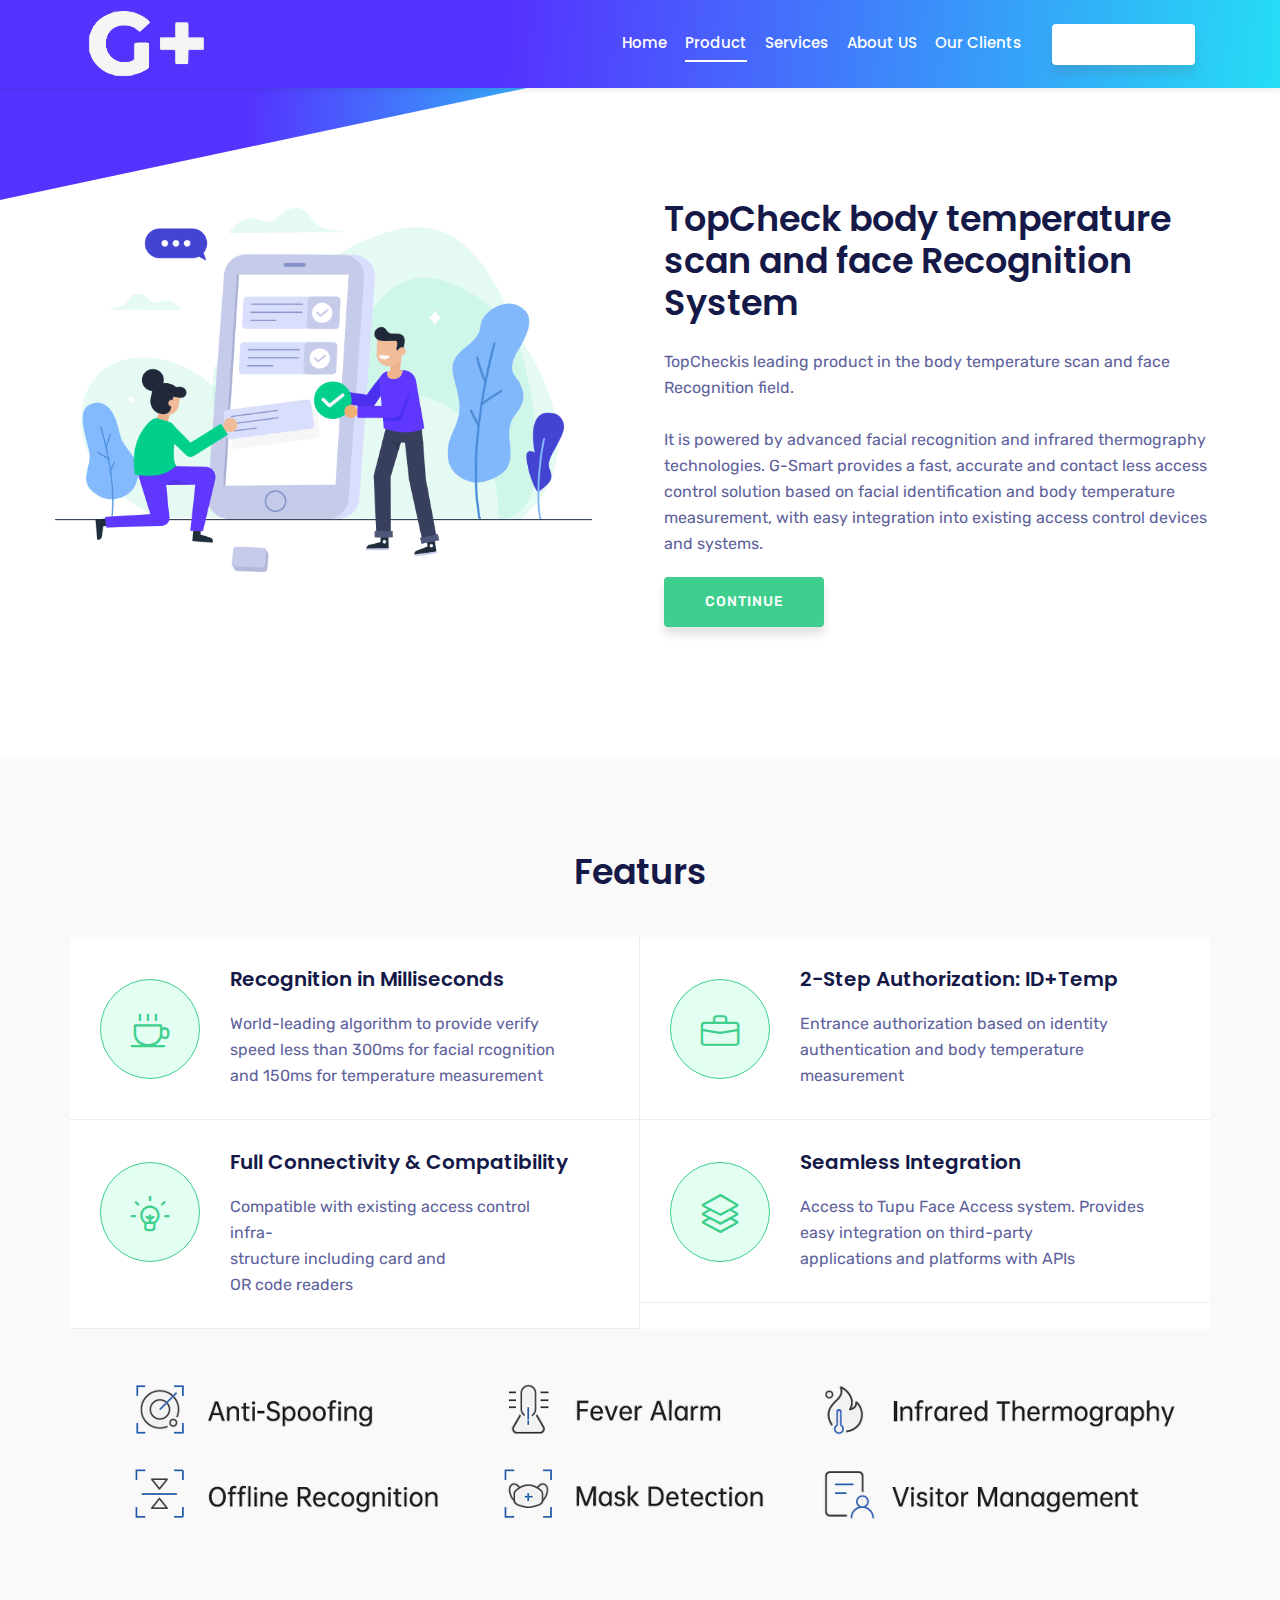
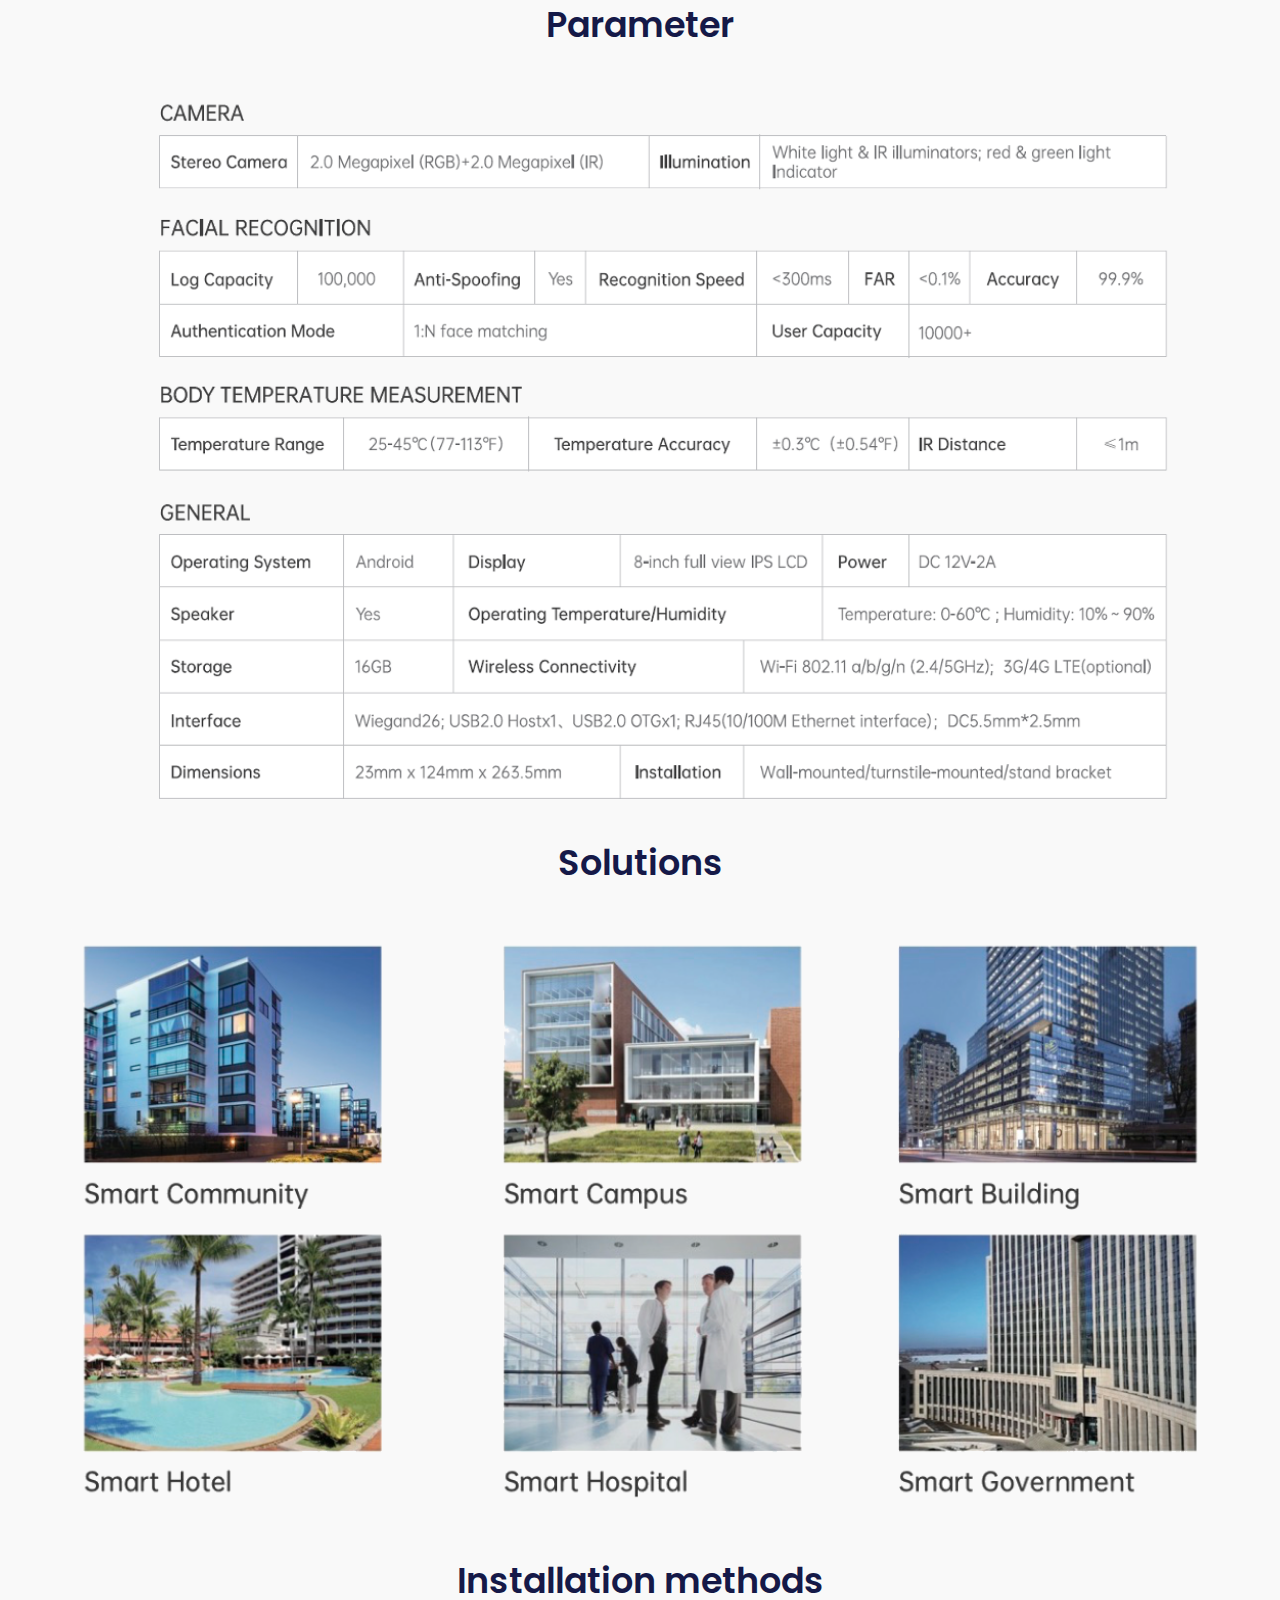
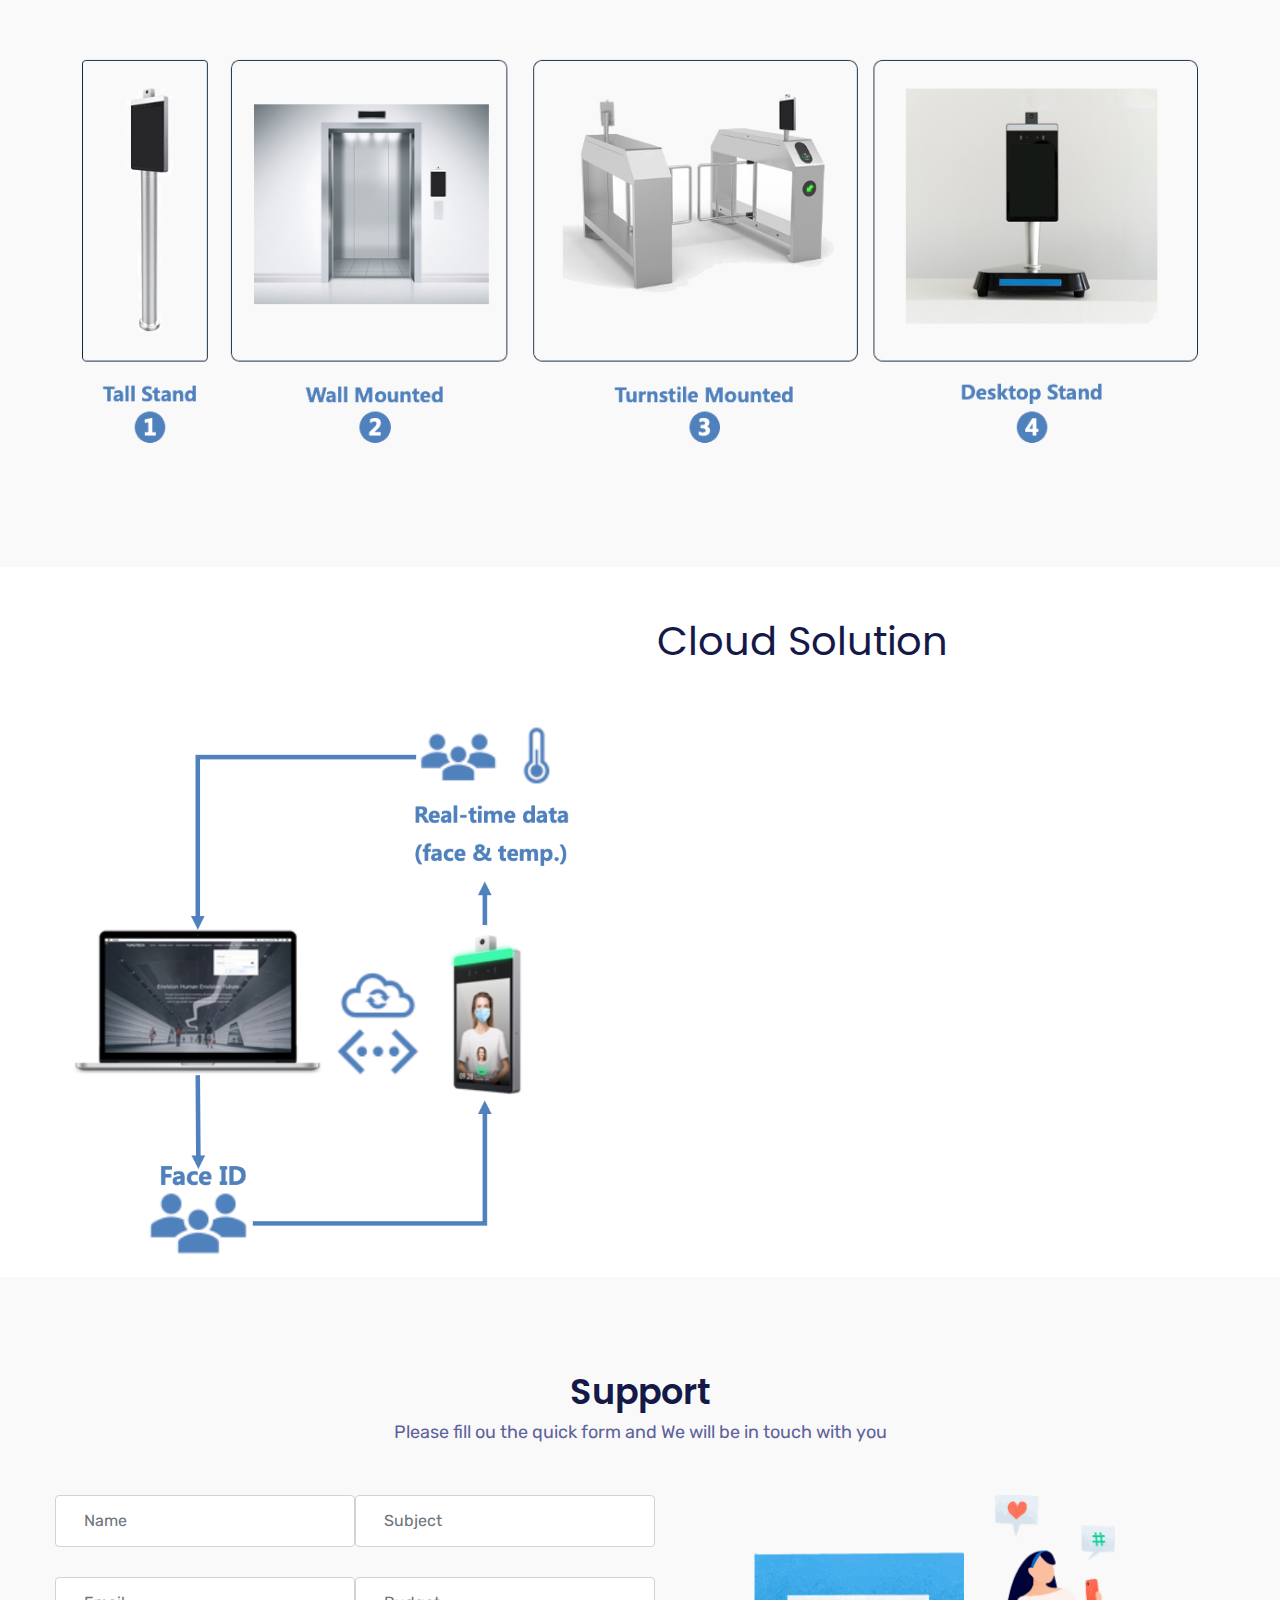
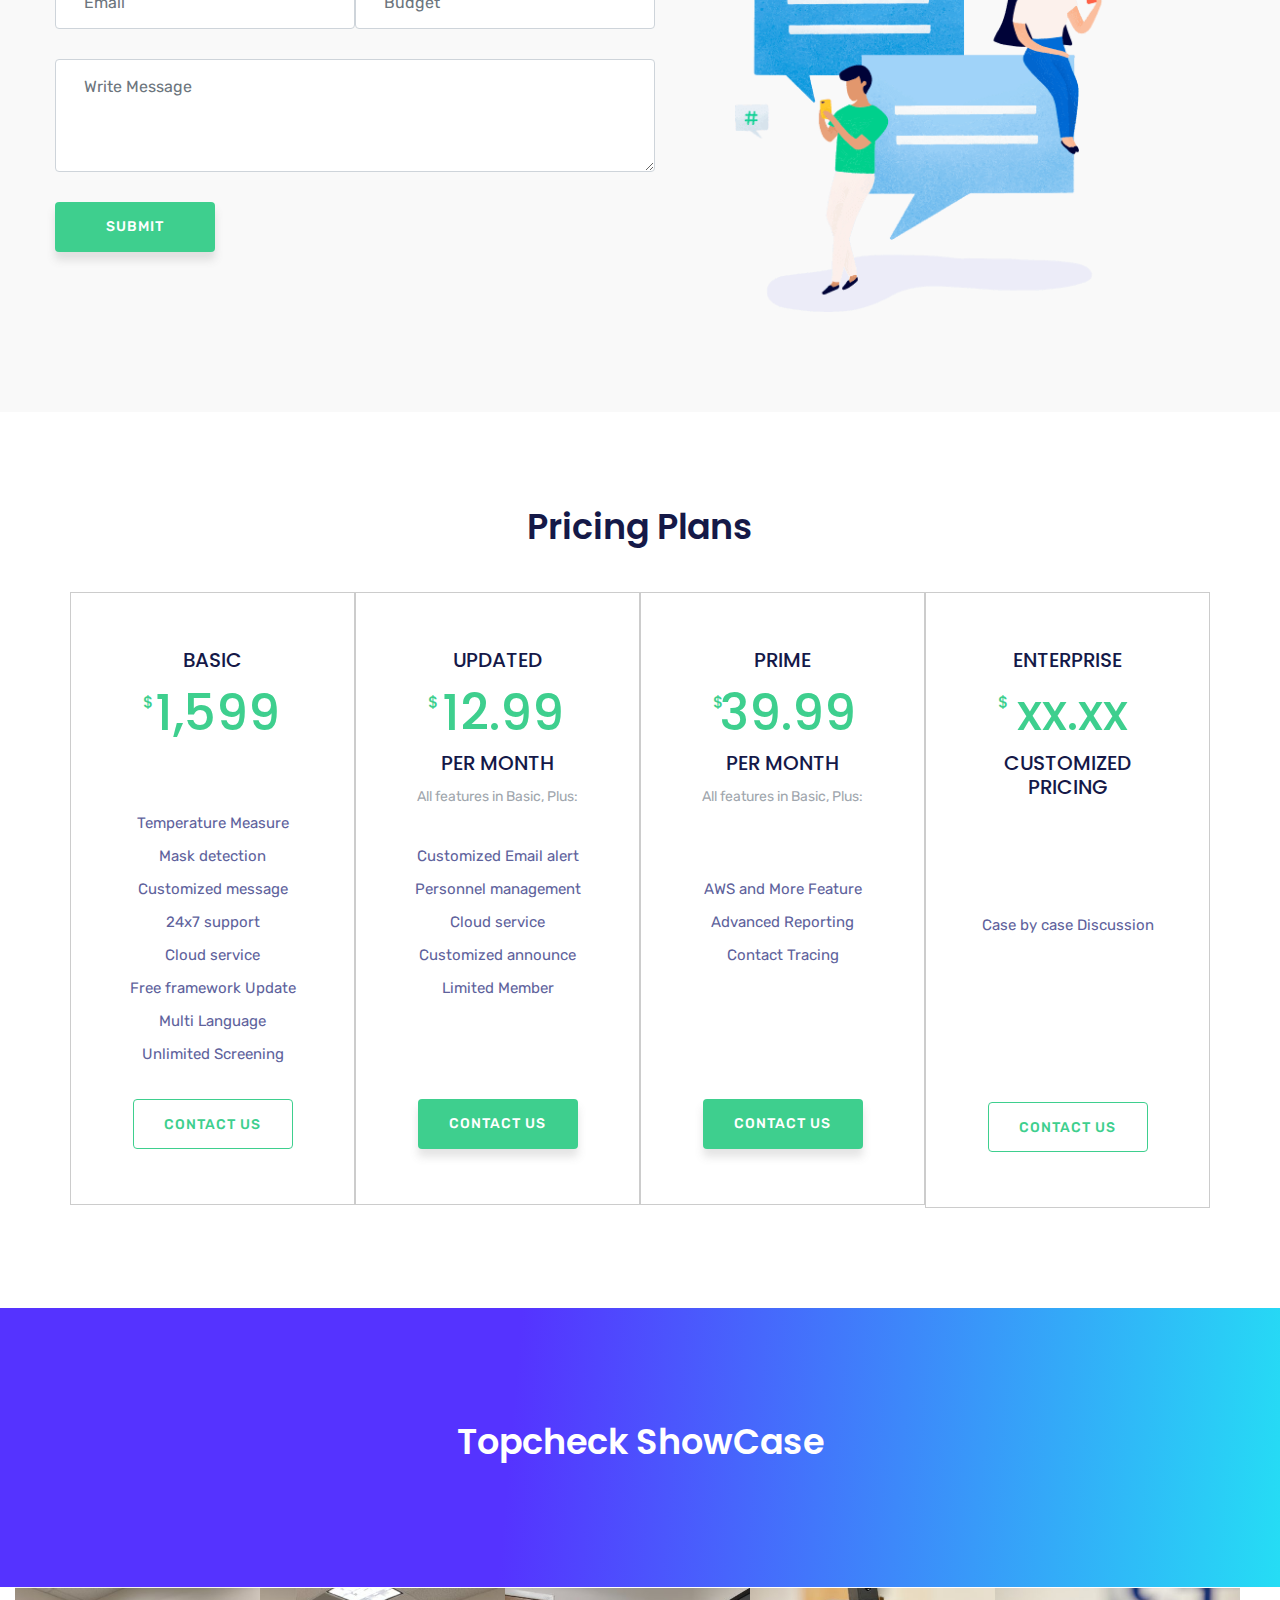
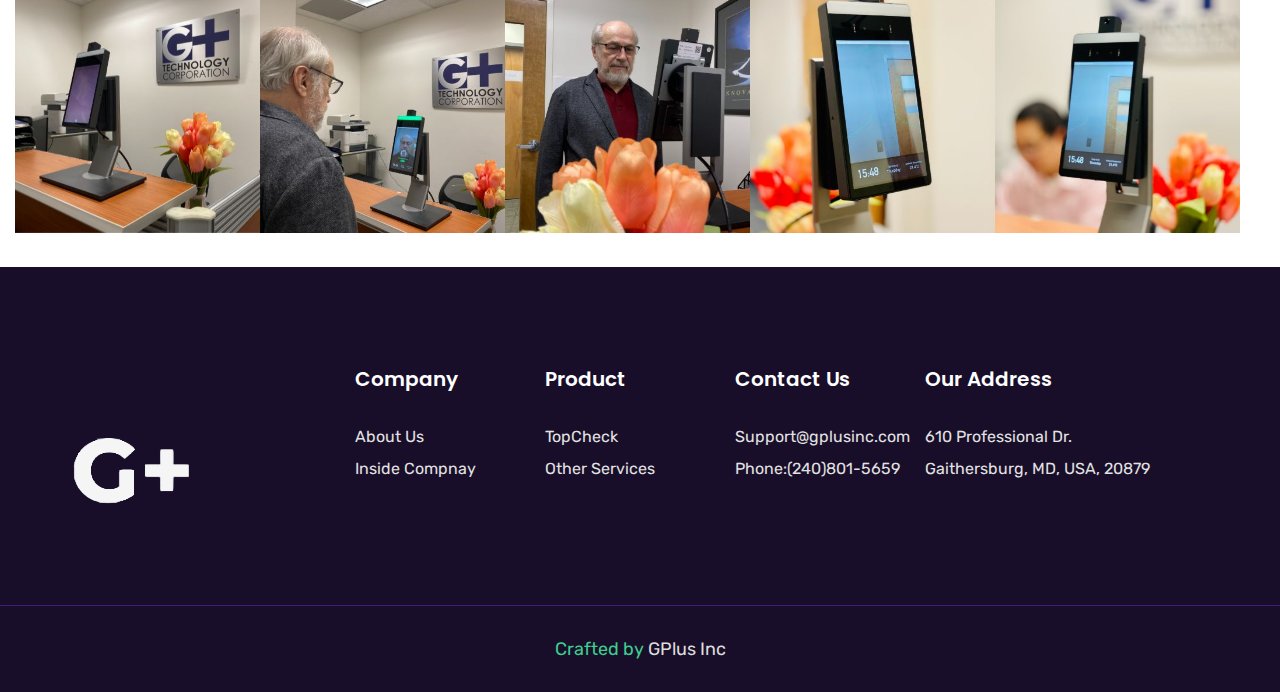
<file: topcheck.html>
<!DOCTYPE html>
<html lang="en">
  <head>
    <!-- Required meta tags -->
    <meta charset="utf-8">
    <meta name="viewport" content="width=device-width, initial-scale=1, shrink-to-fit=no">
    <meta name="keywords" content="Bootstrap, Landing page, Template, Business, Service">
    <meta name="viewport" content="width=device-width, initial-scale=1, maximum-scale=1">
    <meta name="author" content="Grayrids">
    <title>GPlus - TopCheck Body Temperature Scanner</title>
    <!--====== Favicon Icon ======-->
    <link rel="shortcut icon" href="img/2.png" type="image/png">
    <!-- Bootstrap CSS -->
    <link rel="stylesheet" href="css/bootstrap.min.css">
    <link rel="stylesheet" href="css/animate.css">
    <link rel="stylesheet" href="css/LineIcons.css">
    <link rel="stylesheet" href="css/owl.carousel.css">
    <link rel="stylesheet" href="css/owl.theme.css">
    <link rel="stylesheet" href="css/magnific-popup.css">
    <link rel="stylesheet" href="css/nivo-lightbox.css">
    <link rel="stylesheet" href="css/main.css">    
    <link rel="stylesheet" href="css/responsive.css">

  </head>
  
  <body>

    <!-- Header Section Start -->
    <header id="home" class="hero-area">    
      <div class="overlay">
        <span></span>
        <span></span>
      </div>
      <nav class="navbar navbar-expand-md bg-inverse scrolling-navbar menu-bg">
        <div class="container">
          <a href="index.html" class="navbar-brand"><img src="img/logo.png" alt=""></a>       
          <button class="navbar-toggler" type="button" data-toggle="collapse" data-target="#navbarCollapse" aria-controls="navbarCollapse" aria-expanded="false" aria-label="Toggle navigation">
            <i class="lni-menu"></i>
          </button>
          <div class="collapse navbar-collapse" id="navbarCollapse">
            <ul class="navbar-nav mr-auto w-100 justify-content-end">
              <li class="nav-item">
                <a class="nav-link page-scroll" href="index.html#home">Home</a>
              </li>
              <li class="nav-item">
                <div class="dropdown">
                  <a class="nav-link page-scroll dropbtn" href="#business-plan">Product</a>
                    <div class="dropdown-content">
                      <a class="page-scroll" href="topcheck.html#features">Kiost</a>
                      <a class="page-scroll" href="topcheck.html#cloudsolution">Cloud solution</a>
                      <a class="page-scroll" href="topcheck.html#pricing">Pricing</a>
                      <a class="page-scroll" href="topcheck.html#contact">Support</a>

                    </div>
                  </div>              </li>  
              <li class="nav-item">
                <a class="nav-link page-scroll" href="index.html#services">Services</a>

              </li>                            
              <!-- <li class="nav-item">
                <a class="nav-link page-scroll" href="#pricing">Pricing</a>
              </li>        -->
              <li class="nav-item">
                <a class="nav-link page-scroll" href="index.html#showcase">About US</a>
              </li>     
              <li class="nav-item">
                <a class="nav-link page-scroll" href="index.html#team">Our Clients</a>
              </li> 
              <li class="nav-item">
                <a class="btn btn-singin page-scroll" href="index.html#contact">Contact Us</a>
              </li>
            </ul>
          </div>
        </div>
      </nav>  
      <!-- <div class="container">      
        <div class="row space-100">
          <div class="col-lg-6 col-md-12 col-xs-12">
            <div class="contents">
              <h2 class="head-title">Handcrafted Web Template <br>For Business and Startups</h2>
              <p>Lorem ipsum dolor sit amet, consectetur adipisicing elit. Ab <br>dolores ea fugiat nesciunt quisquam.</p>
              <div class="header-button">
                <a href="#" class="btn btn-border-filled">Get Started</a>
                <a href="#contact" class="btn btn-border page-scroll">Contact Us</a>
              </div>
            </div>
          </div>
          <div class="col-lg-6 col-md-12 col-xs-12 p-0">
            <div class="intro-img">
              <img src="img/intro.png" alt="">
            </div>            
          </div>
        </div> 
      </div>              -->
    </header>
    <!-- Header Section End --> 


    <!-- Services Section Start -->
    <!-- Services Section End -->



    <!-- Business Plan Section Start -->
    <section id="business-plan">
      <div class="container">
        <div class="row">
          <div class="col-lg-12">
            <div class="features-text section-header text-center">  
              <div>   
                <!-- <h2 class="section-title">Product We Provide</h2> -->
                <div class="desc-text">
                  <!-- <p>Lorem ipsum dolor sit amet, consectetur adipisicing elit, sed do <br> eiusmod tempor incididunt ut labore et dolore.</p> -->
                </div>
              </div> 
            </div>
          </div>
        <div class="row">
          <!-- Start Col -->
          <div class="col-lg-6 col-md-12 pl-0 pt-70 pr-5">
            <div class="business-item-img">
              <img src="img/business/business-img.png" class="img-fluid" alt="">
            </div>
          </div>
          <!-- End Col -->
          <!-- Start Col -->
          <div class="col-lg-6 col-md-12 pl-4">
            <div class="business-item-info">
              <h3>TopCheck body temperature scan and face Recognition System</h3>
              <p> TopCheckis leading product in the body temperature scan and face Recognition field. <br><br> It is powered by advanced facial recognition and infrared thermography technologies. G-Smart provides a fast, accurate and contact less access control solution based on facial identification and body temperature measurement, with easy integration into existing access control devices and systems.</p>
              <a class="btn btn-common" href="#features">Continue</a>
            </div>
          </div>
          <!-- End Col -->

        </div>
      </div>
    </section>
    <!-- Business Plan Section End -->



    <!-- Cool Fetatures Section Start -->
    <section id="features" class="section">
      <div class="container">
        <!-- Start Row -->
        <div class="row">
          <div class="col-lg-12">
            <div class="features-text section-header text-center">  
              <div>   
                <h2 class="section-title">Featurs</h2>
                <!-- <div class="desc-text">
                  <p>Lorem ipsum dolor sit amet, consectetur adipisicing elit, sed do <br> eiusmod tempor incididunt ut labore et dolore.</p>
                </div> -->
              </div> 
            </div>
          </div>

        </div>
        <!-- End Row -->
        <!-- Start Row -->
        <div class="row featured-bg">
         <!-- Start Col -->
          <div class="col-lg-6 col-md-6 col-xs-12 p-0">
             <!-- Start Fetatures -->
            <div class="feature-item featured-border1">
               <div class="feature-icon float-left">
                 <i class="lni-coffee-cup"></i>
               </div>
               <div class="feature-info float-left">
                 <h4>Recognition in Milliseconds</h4>
                 <p>World-leading algorithm to provide verify <br> speed less than 300ms for facial rcognition<br> and 150ms for temperature measurement</p>
               </div>
            </div>
            <!-- End Fetatures -->
          </div>
           <!-- End Col -->
          
         <!-- Start Col -->
          <div class="col-lg-6 col-md-6 col-xs-12 p-0">
             <!-- Start Fetatures -->
            <div class="feature-item featured-border2">
               <div class="feature-icon float-left">
                 <i class="lni-briefcase"></i>
               </div>
               <div class="feature-info float-left">
                 <h4>2-Step Authorization: ID+Temp</h4>
                 <p>Entrance authorization based on identity <br> authentication and body temperature <br>measurement</p>
               </div>
            </div>
            <!-- End Fetatures -->
          </div>
           <!-- End Col -->
          
         <!-- Start Col -->
          <div class="col-lg-6 col-md-6 col-xs-12 p-0">
             <!-- Start Fetatures -->
            <div class="feature-item featured-border1">
               <div class="feature-icon float-left">
                 <i class="lni-invention"></i>
               </div>
               <div class="feature-info float-left">
                 <h4>Full Connectivity & Compatibility</h4>
                 <p>Compatible with existing access control infra- <br> structure including card and<br> OR code readers</p>
               </div>
            </div>
            <!-- End Fetatures -->
          </div>
           <!-- End Col -->
          
          <div class="col-lg-6 col-md-6 col-xs-12 p-0">
            <div class="feature-item featured-border2">
               <div class="feature-icon float-left">
                <i class="lni-layers"></i>
               </div>
               <div class="feature-info float-left">
                 <h4>Seamless Integration</h4>
                 <p>Access to Tupu Face Access system. Provides <br> easy integration on third-party <br> applications and platforms with APIs</p>
               </div>
            </div>
          </div>
        </div>

        <img src="img/features.png"  alt="">
        <h4>&nbsp</h4>
        <div class="row">
          <div class="col-lg-12">
            <div class="features-text section-header text-center">  
              <div>   
                <h2 class="section-title">Parameter</h2>
              </div> 
            </div>
          </div>
        <img class="col-lg-12" src="img/parameters.png"  alt="">
      </div>

      <div class="row">
        <div class="col-lg-12">
          <div class="features-text section-header text-center">  
            <div>   
              <h2 class="section-title">Solutions</h2>
            </div> 
          </div>
        </div>
      <img class="col-lg-12" src="img/solution.png"  alt="">
    </div>
    <h4>&nbsp</h4>

    <div class="row">
      <div class="col-lg-12">
        <div class="features-text section-header text-center">  
          <div>   
            <h2 class="section-title">Installation methods</h2>
          </div> 
        </div>
      </div>
    <img class="col-lg-12" src="img/installation.png"  alt="">

  </div>

    </section>
    <!-- Cool Fetatures Section End --> 


    <section id="cloudsolution">
      <div class="container">
        <div class="row">
          <div class="col-lg-12">
            <div class="features-text section-header text-center">  
              <div>   
                <!-- <h2 class="section-title">Product We Provide</h2> -->
                <div class="desc-text">
                  <!-- <p>Lorem ipsum dolor sit amet, consectetur adipisicing elit, sed do <br> eiusmod tempor incididunt ut labore et dolore.</p> -->
                </div>
              </div> 
            </div>
          </div>
        <div class="row">
          <!-- Start Col -->
          <div class="col-lg-6 col-md-12 pl-0 pt-70 pr-5">
            <div class="business-item-img">
              <img src="img/cloudsolution.png" class="img-fluid" alt="">
            </div>
          </div>
          <!-- End Col -->
          <!-- Start Col -->
          <div class="col-lg-6 col-md-12 pl-4">
            <div class="business-item-info">
              <h3>Cloud Solution</h3>
              <!-- <p> TopCheckis leading product in the body temperature scan and face Recognition field. <br><br> It is powered by advanced facial recognition and infrared thermography technologies. G-Smart provides a fast, accurate and contact less access control solution based on facial identification and body temperature measurement, with easy integration into existing access control devices and systems.</p> -->
              <!-- <a class="btn btn-common" href="#features">Continue</a> -->
            </div>
          </div>
          <!-- End Col -->

        </div>
      </div>
    </section>

        <!-- Contact Us Section -->
        <section id="contact" class="section">
          <!-- Container Starts -->
          <div class="container">
            <!-- Start Row -->
            <div class="row">
              <div class="col-lg-12">
                <div class="contact-text section-header text-center">  
                  <div>   
                    <h2 class="section-title">Support</h2>
                    <div class="desc-text">
                      <p>Please fill ou the quick form and We will be in touch with you</p>  
                      <!-- <p>eiusmod tempor incididunt ut labore et dolore.</p> -->
                    </div>
                  </div> 
                </div>
              </div>
    
            </div>
            <!-- End Row -->
            <!-- Start Row -->
            <div class="row">
              <!-- Start Col -->
              <div class="col-lg-6 col-md-12">
              <form id="contactForm">
                <div class="row">
                  <div class="col-md-6">
                    <div class="form-group">
                      <input type="text" class="form-control" id="name" name="name" placeholder="Name" required data-error="Please enter your name">
                      <div class="help-block with-errors"></div>
                    </div>                                 
                  </div>
                  <div class="col-md-6">
                    <div class="form-group">
                      <input type="text" placeholder="Subject" id="msg_subject" class="form-control" name="msg_subject" required data-error="Please enter your subject">
                      <div class="help-block with-errors"></div>
                    </div> 
                  </div>
                  <div class="col-md-6">
                    <div class="form-group">
                      <input type="text" class="form-control" id="email" name="email" placeholder="Email" required data-error="Please enter your Email">
                      <div class="help-block with-errors"></div>
                    </div>                                 
                  </div>
                  <div class="col-md-6">
                    <div class="form-group">
                      <input type="text" placeholder="Budget" id="budget" class="form-control" name="budget" required data-error="Please enter your Budget">
                      <div class="help-block with-errors"></div>
                    </div> 
                  </div>
                  <div class="col-md-12">
                    <div class="form-group"> 
                      <textarea class="form-control" id="message"  name="message" placeholder="Write Message" rows="4" data-error="Write your message" required></textarea>
                      <div class="help-block with-errors"></div>
                    </div>
                    <div class="submit-button">
                      <button class="btn btn-common" id="submit" type="submit">Submit</button>
                      <div id="msgSubmit" class="h3 hidden"></div> 
                      <div class="clearfix"></div> 
                    </div>
                  </div>
                </div>            
              </form>
              </div>
              <!-- End Col -->
              <!-- Start Col -->
              <div class="col-lg-1">
                
              </div>
              <!-- End Col -->
              <!-- Start Col -->
              <div class="col-lg-4 col-md-12">
                <div class="contact-img">
                  <img src="img/contact/01.png" class="img-fluid" alt="">
                </div>
              </div>
              <!-- End Col -->
              <!-- Start Col -->
              <div class="col-lg-1">
              </div>
              <!-- End Col -->
    
            </div>
            <!-- End Row -->
          </div>
        </section>
        <!-- Contact Us Section End -->

    <!-- Our Pricing Plan Section Start -->
    <section id="pricing" class="section">
      <div class="container">
        <!-- Start Row -->
        <div class="row">
          <div class="col-lg-12">
            <div class="pricing-text section-header text-center">  
              <div>   
                <h2 class="section-title">Pricing Plans</h2>
                <div class="desc-text">
                  <!-- <p>Brand Name: TopCheck</p>   -->
                  <!-- <p>eiusmod tempor incididunt ut labore et dolore.</p> -->
                </div>
              </div> 
            </div>
          </div>

        </div>
        <!-- End Row -->
        <!-- Start Row -->
        <div class="row pricing-tables">
         <!--  Start Col -->
          <div class="col-lg-3 col-md-6 col-xs-12">
            <div class="pricing-table text-center">
              <div class="pricing-details">
                <h3>Basic</h3>
                <h1><span>$</span>1,599<h3>&nbsp</h3></h1>
                <span>&nbsp</span>

                <ul>
                  <li>Temperature Measure</li>
                  <li>Mask detection</li>
                  <li>Customized message </li>
                  <li>24x7 support</li>
                  <li>Cloud service</li>
                  <li>Free framework Update</li>
                  <li>Multi Language </li>
                  <li>Unlimited Screening</li>

                </ul>
              </div>
              <div class="plan-button">
                <a href="#contact" class="btn btn-border">Contact Us</a>
              </div>
            </div>
          </div>
           <!--  End Col -->
         <!--  Start Col -->
          <div class="col-lg-3 col-md-6 col-xs-12">
            <div class="pricing-table text-center">
              <div class="pricing-details">
                <h3>Updated </h3>
                <h1><span>$</span>12.99 <h3>per month</h3></h1>
                <span>All features in Basic, Plus:</span>
                <ul>
                  <li>&nbsp</li>                  
                  <li>Customized Email alert </li>
                  <li>Personnel management</li>
                  <li>Cloud service </li>
                  <li>Customized announce</li>
                  <li>Limited Member</li>                  
                  <li>&nbsp</li>                  
                  <li>&nbsp</li>                  

                </ul>
              </div>
              <div class="plan-button">
                <a href="#contact" class="btn btn-common">Contact Us</a>
              </div>
            </div>
          </div>
           <!--  End Col -->
         <!--  Start Col -->
         <div class="col-lg-3 col-md-6 col-xs-12">
          <div class="pricing-table text-center">
            <div class="pricing-details">
              <h3>Prime </h3>
              <h1><span>$</span>39.99 <h3>per month</h3></h1>
              <span>All features in Basic, Plus:</span>
              <ul>
                <li>&nbsp</li>                  
                <li>&nbsp</li> 
                <li>AWS and More Feature</li>
                <li>Advanced Reporting</li>
                <li>Contact Tracing</li>                 
                <li>&nbsp</li>  
                <li>&nbsp</li>  
                <li>&nbsp</li>  


              </ul>
            </div>
            <div class="plan-button">
              <a href="#contact" class="btn btn-common">Contact Us</a>
            </div>
          </div>
        </div>
           <!--  End Col -->
                    <!--  Start Col -->
          <div class="col-lg-3 col-md-6 col-xs-12">
            <div class="pricing-table text-center">
              <div class="pricing-details">
                <h3>Enterprise</h3>
                <h1><span>$</span>xx.xx<h3>Customized Pricing</h3></h1>
                <!-- <span>&nbsp</span> -->

                <ul>
                  <li>&nbsp</li>
                  <li>&nbsp</li>
                  <li>&nbsp</li>     
                  <li>Case by case Discussion</li>             
                  <li>&nbsp</li>                  
                  <li>&nbsp</li>  
                  <li>&nbsp</li>  
                  <li>&nbsp</li>  

                </ul>
              </div>
              <div class="plan-button">
                <a href="#contact" class="btn btn-border">Contact Us</a>
              </div>
            </div>
          </div>
           <!--  End Col -->

        </div>
        <!-- End Row -->
      </div>
    </section>
    <!-- Our Pricing Plan Section End --> 
  
      <!-- Recent Showcase Section Start -->
      <section id="showcase">
        <div class="container-fluid right-position">
          <!-- Start Row -->
          <div class="row gradient-bg">
            <div class="col-lg-12">
              <div class="showcase-text section-header text-center">  
                <div>   
                  <h2 class="section-title">Topcheck ShowCase</h2>
                  <div class="desc-text">
                    <!-- <p>Lorem ipsum dolor sit amet, consectetur adipisicing elit, sed do</p>  
                    <p>eiusmod tempor incididunt ut labore et dolore.</p> -->
                  </div>
                </div> 
              </div>
            </div>
  
          </div>
          <!-- End Row -->
          <!-- Start Row -->
          <div class="row justify-content-center showcase-area">
            <div class="col-lg-12 col-md-12 col-xs-12 pr-0">
              <div class="showcase-slider owl-carousel">
                <div class="item">
                  <div class="screenshot-thumb">
                    <img src="img/showcase/topcheckshowcase/1.jpeg" class="img-fluid" alt="" />
                    <div class="hover-content text-center">
                      <div class="fancy-table">
                        <div class="table-cell">
                          <div class="single-text">
                            <p><br></p>
                            <h5>zoom in</h5>
                          </div>
                          <div class="zoom-icon">
                            <a class="lightbox" href="img/showcase/topcheckshowcase/01.jpeg"><i class="lni-zoom-in"></i></a>
                          </div>
                        </div>
                      </div>
                    </div>
  
                  </div>
                </div>
                <div class="item">
                  <div class="screenshot-thumb">
                    <img src="img/showcase/topcheckshowcase/2.jpeg" class="img-fluid" alt="" />
                    <div class="hover-content text-center">
                      <div class="fancy-table">
                        <div class="table-cell">
                          <div class="single-text">
                            <p><br></p>
                            <h5>zoom in</h5>
                          </div>
                          <div class="zoom-icon">
                            <a class="lightbox" href="img/showcase/topcheckshowcase/02.jpeg"><i class="lni-zoom-in"></i></a>
                          </div>
                        </div>
                      </div>
                    </div>
                  </div>
                </div>
                <div class="item">
                  <div class="screenshot-thumb">
                    <img src="img/showcase/topcheckshowcase/3.jpeg" class="img-fluid" alt="" />
                    <div class="hover-content text-center">
                      <div class="fancy-table">
                        <div class="table-cell">
                          <div class="single-text">
                            <p><br></p>
                            <h5>zoom in</h5>
                          </div>
                          <div class="zoom-icon">
                            <a class="lightbox" href="img/showcase/topcheckshowcase/03.jpeg"><i class="lni-zoom-in"></i></a>
                          </div>
                        </div>
                      </div>
                    </div>
                  </div>
                </div>
                <div class="item">
                  <div class="screenshot-thumb">
                    <img src="img/showcase/topcheckshowcase/4.jpeg" class="img-fluid" alt="" />
                    <div class="hover-content text-center">
                      <div class="fancy-table">
                        <div class="table-cell">
                          <div class="single-text">
                            <p><br></p>
                            <h5>zoom in</h5>
                          </div>
                          <div class="zoom-icon">
                            <a class="lightbox" href="img/showcase/topcheckshowcase/04.jpeg"><i class="lni-zoom-in"></i></a>
                          </div>
                        </div>
                      </div>
                    </div>
                  </div>
                </div>
                <div class="item">
                  <div class="screenshot-thumb">
                    <img src="img/showcase/topcheckshowcase/5.jpeg" class="img-fluid" alt="" />
                    <div class="hover-content text-center">
                      <div class="fancy-table">
                        <div class="table-cell">
                          <div class="single-text">
                            <p><br></p>
                            <h5><br></h5>
                          </div>
                          <div class="zoom-icon">
                            <a class="lightbox" href="img/showcase/topcheckshowcase/05.jpeg"><i class="lni-zoom-in"></i></a>
                            <a href="#"><i class="lni-link"></i></a>
                          </div>
                        </div>
                      </div>
                    </div>
                  </div>
                </div>
                <!-- <div class="item">
                  <div class="screenshot-thumb">
                    <img src="img/showcase/01.jpg" class="img-fluid" alt="" />
                    <div class="hover-content text-center">
                      <div class="fancy-table">
                        <div class="table-cell">
                          <div class="single-text">
                            <p>Icon , Web</p>
                            <h5>Redesign Slack</h5>
                          </div>
                          <div class="zoom-icon">
                            <a class="lightbox" href="img/showcase/01.jpg"><i class="lni-zoom-in"></i></a>
                            <a href="#"><i class="lni-link"></i></a>
                          </div>
                        </div>
                      </div>
                    </div>
  
                  </div>
                </div>
                <div class="item">
                  <div class="screenshot-thumb">
                    <img src="img/showcase/02.jpg" class="img-fluid" alt="" />
                    <div class="hover-content text-center">
                      <div class="fancy-table">
                        <div class="table-cell">
                          <div class="single-text">
                            <p>Icon , Web</p>
                            <h5>Redesign Slack</h5>
                          </div>
                          <div class="zoom-icon">
                            <a class="lightbox" href="img/showcase/02.jpg"><i class="lni-zoom-in"></i></a>
                            <a href="#"><i class="lni-link"></i></a>
                          </div>
                        </div>
                      </div>
                    </div>
                  </div>
                </div>
                <div class="item">
                  <div class="screenshot-thumb">
                    <img src="img/showcase/03.jpg" class="img-fluid" alt="" />
                    <div class="hover-content text-center">
                      <div class="fancy-table">
                        <div class="table-cell">
                          <div class="single-text">
                            <p>Icon , Web</p>
                            <h5>Redesign Slack</h5>
                          </div>
                          <div class="zoom-icon">
                            <a class="lightbox" href="img/showcase/03.jpg"><i class="lni-zoom-in"></i></a>
                            <a href="#"><i class="lni-link"></i></a>
                          </div>
                        </div>
                      </div>
                    </div>
                  </div>
                </div>
                <div class="item">
                  <div class="screenshot-thumb">
                    <img src="img/showcase/04.jpg" class="img-fluid" alt="" />
                    <div class="hover-content text-center">
                      <div class="fancy-table">
                        <div class="table-cell">
                          <div class="single-text">
                            <p>Icon , Web</p>
                            <h5>Redesign Slack</h5>
                          </div>
                          <div class="zoom-icon">
                            <a class="lightbox" href="img/showcase/04.jpg"><i class="lni-zoom-in"></i></a>
                            <a href="#"><i class="lni-link"></i></a>
                          </div>
                        </div>
                      </div>
                    </div>
                  </div>
                </div>
                <div class="item">
                  <div class="screenshot-thumb">
                    <img src="img/showcase/05.jpg" class="img-fluid" alt="" />
                    <div class="hover-content text-center">
                      <div class="fancy-table">
                        <div class="table-cell">
                          <div class="single-text">
                            <p>Icon , Web</p>
                            <h5>Redesign Slack</h5>
                          </div>
                          <div class="zoom-icon">
                            <a class="lightbox" href="img/showcase/05.jpg"><i class="lni-zoom-in"></i></a>
                            <a href="#"><i class="lni-link"></i></a>
                          </div>
                        </div>
                      </div>
                    </div>
                  </div>
                </div>
                <div class="item">
                  <div class="screenshot-thumb">
                    <img src="img/showcase/01.jpg" class="img-fluid" alt="" />
                    <div class="hover-content text-center">
                      <div class="fancy-table">
                        <div class="table-cell">
                          <div class="single-text">
                            <p>Icon , Web</p>
                            <h5>Redesign Slack</h5>
                          </div>
                          <div class="zoom-icon">
                            <a class="lightbox" href="img/showcase/01.jpg"><i class="lni-zoom-in"></i></a>
                            <a href="#"><i class="lni-link"></i></a>
                          </div>
                        </div>
                      </div>
                    </div>
  
                  </div>
                </div>
                <div class="item">
                  <div class="screenshot-thumb">
                    <img src="img/showcase/02.jpg" class="img-fluid" alt="" />
                    <div class="hover-content text-center">
                      <div class="fancy-table">
                        <div class="table-cell">
                          <div class="single-text">
                            <p>Icon , Web</p>
                            <h5>Redesign Slack</h5>
                          </div>
                          <div class="zoom-icon">
                            <a class="lightbox" href="img/showcase/01.jpg"><i class="lni-zoom-in"></i></a>
                            <a href="#"><i class="lni-link"></i></a>
                          </div>
                        </div>
                      </div>
                    </div>
                  </div>
                </div>
                <div class="item">
                  <div class="screenshot-thumb">
                    <img src="img/showcase/03.jpg" class="img-fluid" alt="" />
                    <div class="hover-content text-center">
                      <div class="fancy-table">
                        <div class="table-cell">
                          <div class="single-text">
                            <p>Icon , Web</p>
                            <h5>Redesign Slack</h5>
                          </div>
                          <div class="zoom-icon">
                            <a class="lightbox" href="img/showcase/01.jpg"><i class="lni-zoom-in"></i></a>
                            <a href="#"><i class="lni-link"></i></a>
                          </div>
                        </div>
                      </div>
                    </div>
                  </div>
                </div>
                <div class="item">
                  <div class="screenshot-thumb">
                    <img src="img/showcase/04.jpg" class="img-fluid" alt="" />
                    <div class="hover-content text-center">
                      <div class="fancy-table">
                        <div class="table-cell">
                          <div class="single-text">
                            <p>Icon , Web</p>
                            <h5>Redesign Slack</h5>
                          </div>
                          <div class="zoom-icon">
                            <a class="lightbox" href="img/showcase/01.jpg"><i class="lni-zoom-in"></i></a>
                            <a href="#"><i class="lni-link"></i></a>
                          </div>
                        </div>
                      </div>
                    </div>
                  </div>
                </div>
                <div class="item">
                  <div class="screenshot-thumb">
                    <img src="img/showcase/05.jpg" class="img-fluid" alt="" />
                    <div class="hover-content text-center">
                      <div class="fancy-table">
                        <div class="table-cell">
                          <div class="single-text">
                            <p>Icon , Web</p>
                            <h5>Redesign Slack</h5>
                          </div>
                          <div class="zoom-icon">
                            <a class="lightbox" href="img/showcase/01.jpg"><i class="lni-zoom-in"></i></a>
                            <a href="#"><i class="lni-link"></i></a>
                          </div>
                        </div>
                      </div>
                    </div>
                  </div>
                </div>
                <div class="item">
                  <div class="screenshot-thumb">
                    <img src="img/showcase/01.jpg" class="img-fluid" alt="" />
                    <div class="hover-content text-center">
                      <div class="fancy-table">
                        <div class="table-cell">
                          <div class="single-text">
                            <p>Icon , Web</p>
                            <h5>Redesign Slack</h5>
                          </div>
                          <div class="zoom-icon">
                            <a class="lightbox" href="img/showcase/01.jpg"><i class="lni-zoom-in"></i></a>
                            <a href="#"><i class="lni-link"></i></a>
                          </div>
                        </div>
                      </div>
                    </div>
  
                  </div>
                </div>
                <div class="item">
                  <div class="screenshot-thumb">
                    <img src="img/showcase/02.jpg" class="img-fluid" alt="" />
                    <div class="hover-content text-center">
                      <div class="fancy-table">
                        <div class="table-cell">
                          <div class="single-text">
                            <p>Icon , Web</p>
                            <h5>Redesign Slack</h5>
                          </div>
                          <div class="zoom-icon">
                            <a class="lightbox" href="img/showcase/01.jpg"><i class="lni-zoom-in"></i></a>
                            <a href="#"><i class="lni-link"></i></a>
                          </div>
                        </div>
                      </div>
                    </div>
                  </div>
                </div>
                <div class="item">
                  <div class="screenshot-thumb">
                    <img src="img/showcase/03.jpg" class="img-fluid" alt="" />
                    <div class="hover-content text-center">
                      <div class="fancy-table">
                        <div class="table-cell">
                          <div class="single-text">
                            <p>Icon , Web</p>
                            <h5>Redesign Slack</h5>
                          </div>
                          <div class="zoom-icon">
                            <a class="lightbox" href="img/showcase/01.jpg"><i class="lni-zoom-in"></i></a>
                            <a href="#"><i class="lni-link"></i></a>
                          </div>
                        </div>
                      </div>
                    </div>
                  </div>
                </div>
                <div class="item">
                  <div class="screenshot-thumb">
                    <img src="img/showcase/04.jpg" class="img-fluid" alt="" />
                    <div class="hover-content text-center">
                      <div class="fancy-table">
                        <div class="table-cell">
                          <div class="single-text">
                            <p>Icon , Web</p>
                            <h5>Redesign Slack</h5>
                          </div>
                          <div class="zoom-icon">
                            <a class="lightbox" href="img/showcase/01.jpg"><i class="lni-zoom-in"></i></a>
                            <a href="#"><i class="lni-link"></i></a>
                          </div>
                        </div>
                      </div>
                    </div>
                  </div>
                </div>
                <div class="item">
                  <div class="screenshot-thumb">
                    <img src="img/showcase/05.jpg" class="img-fluid" alt="" />
                    <div class="hover-content text-center">
                      <div class="fancy-table">
                        <div class="table-cell">
                          <div class="single-text">
                            <p>Icon , Web</p>
                            <h5>Redesign Slack</h5>
                          </div>
                          <div class="zoom-icon">
                            <a class="lightbox" href="img/showcase/01.jpg"><i class="lni-zoom-in"></i></a>
                            <a href="#"><i class="lni-link"></i></a>
                          </div>
                        </div>
                      </div>
                    </div>
                  </div>
                </div> -->
              </div>
            </div>
          </div>
          <!-- End Row -->
        </div>
      </section>
      <!-- Recent Showcase Section End --> 

    <!-- Team section Start -->
    <!-- <section id="team" class="section">
      <div class="container">
        <div class="row">
          <div class="col-lg-12">
            <div class="team-text section-header text-center">  
              <div>   
                <h2 class="section-title">Team Members</h2>
                <div class="desc-text">
                  <p>Lorem ipsum dolor sit amet, consectetur adipisicing elit, sed do</p>  
                  <p>eiusmod tempor incididunt ut labore et dolore.</p>
                </div>
              </div> 
            </div>
          </div>

        </div>

        <div class="row">
          <div class="col-lg-3 col-md-6 col-xs-12">
            <div class="single-team">
              <div class="team-thumb">
                <img src="img/team/01.jpg" class="img-fluid" alt="">
              </div>

              <div class="team-details">
              <div class="team-social-icons">
                  <ul class="social-list">
                    <li><a href="#"><i class="lni-facebook-filled"></i></a></li>
                    <li><a href="#"><i class="lni-twitter-filled"></i></a></li>
                    <li><a href="#"><i class="lni-google-plus"></i></a></li>
                  </ul>
                </div> 
                <div class="team-inner text-center">
                  <h5 class="team-title">Patric Green</h5>
                  <p>Lead Designer</p>
                </div>
              </div>
            </div>
          </div>

          <div class="col-lg-3 col-md-6 col-xs-12">
            <div class="single-team">
              <div class="team-thumb">
                <img src="img/team/02.jpg" class="img-fluid" alt="">
              </div>

              <div class="team-details">
              <div class="team-social-icons">
                  <ul class="social-list">
                    <li><a href="#"><i class="lni-facebook-filled"></i></a></li>
                    <li><a href="#"><i class="lni-twitter-filled"></i></a></li>
                    <li><a href="#"><i class="lni-google-plus"></i></a></li>
                  </ul>
                </div>
                <div class="team-inner text-center">
                  <h5 class="team-title">Celina D Cruze</h5>
                  <p>Front-end Developer</p>
                </div>
              </div>
            </div>
          </div>

          <div class="col-lg-3 col-md-6 col-xs-12">
            <div class="single-team">
              <div class="team-thumb">
                <img src="img/team/03.jpg" class="img-fluid" alt="">
              </div>

              <div class="team-details">
              <div class="team-social-icons">
                  <ul class="social-list">
                    <li><a href="#"><i class="lni-facebook-filled"></i></a></li>
                    <li><a href="#"><i class="lni-twitter-filled"></i></a></li>
                    <li><a href="#"><i class="lni-google-plus"></i></a></li>
                  </ul>
                </div>
                <div class="team-inner text-center">
                  <h5 class="team-title">Daryl Dixon</h5>
                  <p>Content Writer</p>
                </div>
              </div>
            </div>
          </div>
 
          <div class="col-lg-3 col-md-6 col-xs-12">
            <div class="single-team">
              <div class="team-thumb">
                <img src="img/team/04.jpg" class="img-fluid" alt="">
              </div>

              <div class="team-details">
                <div class="team-social-icons">
                  <ul class="social-list">
                    <li><a href="#"><i class="lni-facebook-filled"></i></a></li>
                    <li><a href="#"><i class="lni-twitter-filled"></i></a></li>
                    <li><a href="#"><i class="lni-google-plus"></i></a></li>
                  </ul>
                </div>
                <div class="team-inner text-center">
                  <h5 class="team-title">Mark Parker</h5>
                  <p>Support Engineer</p>
                </div>
              </div>
            </div>
          </div>
 

        </div>

      </div>
    </section> -->
    <!-- Team section End -->


    <!-- Blog Section -->
    <!-- <section id="blog" class="section">
      <div class="container">
        <div class="row">
          <div class="col-lg-12">
            <div class="blog-text section-header text-center">  
              <div>   
                <h2 class="section-title">Downloads</h2>
                <div class="desc-text">

                </div>
              </div> 
            </div>
          </div>

        </div>

        <div class="row">
          <div class="col-lg-4 col-md-6 col-xs-12 blog-item">
            <div class="blog-item-wrapper">
              <div class="blog-item-img">
                <a href="img/topcheckblog/Datasheet-TupuCheck-1020.pdf">
                  <img src="img/topcheckblog/datasheet.jpg" class="img-fluid" alt="">
                </a>             
              </div>
              <div class="blog-item-text"> 
                <h3><a href="img/topcheckblog/Datasheet-TupuCheck-1020.pdf">Datasheet-TupuCheck<br>v.10.20  </a></h3>
                <a href="img/topcheckblog/Datasheet-TupuCheck-1020.pdf" class="read-more">5 Min read</a>
              </div>
              <div class="author">
                <span class="name"><i class="lni-user"></i><a href="#">Posted by Admin</a></span>
                <span class="date float-right"><i class="lni-calendar"></i><a href="#">1 Nov, 2020</a></span>
              </div>
            </div>
          </div>

          <div class="col-lg-4 col-md-6 col-xs-12 blog-item">
            <div class="blog-item-wrapper">
              <div class="blog-item-img">
                <a href="img/topcheckblog/Face Recognition Thermometric Access Control Solution-TUPUTECH-202008.pdf">
                  <img src="img/topcheckblog/intro.jpg" class="img-fluid" alt="">
                </a>             
              </div>
              <div class="blog-item-text"> 
                <h3><a href="img/topcheckblog/Face Recognition Thermometric Access Control Solution-TUPUTECH-202008.pdf">General Introduction<br>PDF version</a></h3>
                <a href="img/topcheckblog/Face Recognition Thermometric Access Control Solution-TUPUTECH-202008.pdf" class="read-more">5 Min read</a>
              </div>
              <div class="author">
                <span class="name"><i class="lni-user"></i><a href="#">Posted by Admin</a></span>
                <span class="date float-right"><i class="lni-calendar"></i><a href="#">10 April, 2020</a></span>
              </div>
            </div>
          </div>

          <div class="col-lg-4 col-md-6 col-xs-12 blog-item">
            <div class="blog-item-wrapper">
              <div class="blog-item-img">
                <a href="img/topcheckblog/Accessories-TupuCheck-1020.pdf">
                  <img src="img/topcheckblog/accessories.jpg" class="img-fluid" alt="">
                </a>             
              </div>
              <div class="blog-item-text"> 
                <h3><a href="img/topcheckblog/Accessories-TupuCheck-1020.pdf">Accessories Introduction <br>PDF version</a></h3>
                <a href="img/topcheckblog/Accessories-TupuCheck-1020.pdf" class="read-more">2 Min read</a>
              </div>
              <div class="author">
                <span class="name"><i class="lni-user"></i><a href="#">Posted by Admin</a></span>
                <span class="date float-right"><i class="lni-calendar"></i><a href="#">10 April, 2020</a></span>
              </div>
            </div>
          </div>

        </div>
      </div>
    </section> -->
    <!-- blog Section End -->

    <!-- Client Testimoninals Section Start -->
    <!-- <section id="testimonial" class="section">
      <div class="container right-position">
        <div class="row">
          <div class="col-md-12 col-sm-12">
            <div class="video-promo-content text-center">

              <a id="play-video" class="video-play-button video-popup" href="https://www.youtube.com/watch?v=Y4fodpIwal8&list=RDXCElIIYx_8s&index=13">
                <span></span>
              </a>

            </div>
          </div>
        </div>

        <div class="row justify-content-center testimonial-area">
          <div class="col-lg-10 col-md-12 col-sm-12 col-xs-12 pr-20 pl-20" style="overflow: hidden;padding-bottom: 60px">
            <div id="client-testimonial" class="text-center owl-carousel">
              <div class="item">
                <div class="testimonial-item">
                  <div class="content-inner">
                    <p class="description">Appropriately implement one-to-one catalysts for change <br> vis-a-vis wireless catalysts for change. Enthusiastically architect <br> adaptive e-tailers after sustainable total linkage. Appropriately <br> implement one-to-one catalysts for change.</p>
                    <div class="author-info">
                      <h5>Tahmina Anny ; <span> UIdeck Customer</span></h5>
                    </div>
                  </div>
                  <div class="client-thumb">
                    <img src="img/testimonial/01.png" alt="">
                  </div>
                </div>
              </div>
              <div class="item">
                <div class="testimonial-item">
                  <div class="content-inner">
                    <p class="description">Appropriately implement one-to-one catalysts for change <br> vis-a-vis wireless catalysts for change. Enthusiastically architect <br> adaptive e-tailers after sustainable total linkage. Appropriately <br> implement one-to-one catalysts for change.</p>
                    <div class="author-info">
                      <h5>Tahmina Anny ; <span> UIdeck Customer</span></h5>
                    </div>
                  </div>
                  <div class="client-thumb">
                    <img src="img/testimonial/01.png" alt="">
                  </div>
                </div>
              </div>
              <div class="item">
                <div class="testimonial-item">
                  <div class="content-inner">
                    <p class="description">Appropriately implement one-to-one catalysts for change <br> vis-a-vis wireless catalysts for change. Enthusiastically architect <br> adaptive e-tailers after sustainable total linkage. Appropriately <br> implement one-to-one catalysts for change.</p>
                    <div class="author-info">
                      <h5>Tahmina Anny ; <span> UIdeck Customer</span></h5>
                    </div>
                  </div>
                  <div class="client-thumb">
                    <img src="img/testimonial/01.png" alt="">
                  </div>
                </div>
              </div>
              <div class="item">
                <div class="testimonial-item">
                  <div class="content-inner">
                    <p class="description">Appropriately implement one-to-one catalysts for change <br> vis-a-vis wireless catalysts for change. Enthusiastically architect <br> adaptive e-tailers after sustainable total linkage. Appropriately <br> implement one-to-one catalysts for change.</p>
                    <div class="author-info">
                      <h5>Tahmina Anny ; <span> UIdeck Customer</span></h5>
                    </div>
                  </div>
                  <div class="client-thumb">
                    <img src="img/testimonial/01.png" alt="">
                  </div>
                </div>
              </div>
              <div class="item">
                <div class="testimonial-item">
                  <div class="content-inner">
                    <p class="description">Appropriately implement one-to-one catalysts for change <br> vis-a-vis wireless catalysts for change. Enthusiastically architect <br> adaptive e-tailers after sustainable total linkage. Appropriately <br> implement one-to-one catalysts for change.</p>
                    <div class="author-info">
                      <h5>Tahmina Anny ; <span> UIdeck Customer</span></h5>
                    </div>
                  </div>
                  <div class="client-thumb">
                    <img src="img/testimonial/01.png" alt="">
                  </div>
                </div>
              </div>
              <div class="item">
                <div class="testimonial-item">
                  <div class="content-inner">
                    <p class="description">Appropriately implement one-to-one catalysts for change <br> vis-a-vis wireless catalysts for change. Enthusiastically architect <br> adaptive e-tailers after sustainable total linkage. Appropriately <br> implement one-to-one catalysts for change.</p>
                    <div class="author-info">
                      <h5>Tahmina Anny ; <span> UIdeck Customer</span></h5>
                    </div>
                  </div>
                  <div class="client-thumb">
                    <img src="img/testimonial/01.png" alt="">
                  </div>
                </div>
              </div>

            </div>
          </div>
        </div>
      </div>
    </section> -->
    <!-- Client Testimoninals Section End --> 

    <!-- Footer Section Start -->
    <footer>
      <!-- Footer Area Start -->
      <section id="footer-Content">
        <div class="container">
          <!-- Start Row -->
          <div class="row">

          <!-- Start Col -->
            <div class="col-lg-3 col-md-6 col-sm-6 col-xs-6 col-mb-12">
              
              <div class="footer-logo">
               <img src="img/logo.png" alt="">
              </div>
            </div>
             <!-- End Col -->
              <!-- Start Col -->
            <div class="col-lg-2 col-md-6 col-sm-6 col-xs-6 col-mb-12">
              <div class="widget">
                <h3 class="block-title">Company</h3>
                <ul class="menu">
                  <li><a href="index.html#home">About Us</a></li>
                  <li><a href="index.html#showcase">Inside Compnay</a></li>
                  <!-- <li><a href="#">- Blog</a></li> -->
                </ul>
              </div>
            </div>
             <!-- End Col -->
              <!-- Start Col -->
            <div class="col-lg-2 col-md-6 col-sm-6 col-xs-6 col-mb-12">
              <div class="widget">
                <h3 class="block-title">Product</h3>
                <ul class="menu">
                  <li><a href="topcheck.html">TopCheck</a></li>
                  <li><a href="index.html#services">Other Services</a></li>
                  <!-- <li><a href="#price">- Price</a></li>
                  <li><a href="#">- Scurity</a></li>
                  <li><a href="#">- Why SLICK?</a></li> -->
                </ul>
              </div>
            </div>
             <!-- End Col -->
              <!-- Start Col -->
            <div class="col-lg-2 col-md-6 col-sm-6 col-xs-6 col-mb-12">
              <div class="widget">
                <h3 class="block-title">Contact Us</h3>
                <p>Support@gplusinc.com</p>
                <p>Phone:(240)801-5659</p>

                <!-- <ul class="menu">
                  <li></a>Support@gplusinc.com</a></li> -->
                  <!-- <li><a href="#">- IOS App</a></li>
                  <li><a href="#">- Windows App</a></li>
                  <li><a href="#">- Play Store</a></li>
                  <li><a href="#">- IOS Store</a></li> -->
                <!-- </ul> -->
              </div>
            </div>
             <!-- End Col -->
              <!-- Start Col -->
            <div class="col-lg-3 col-md-6 col-sm-6 col-xs-6 col-mb-12">
              <div class="widget">
                <h3 class="block-title">Our Address</h3>
                <p>610 Professional Dr.</p>
                <p>Gaithersburg, MD, USA, 20879</p>
                <!-- <div class="subscribe-area">
                  <input type="email" class="form-control" placeholder="Enter Email">
                  <span><i class="lni-chevron-right"></i></span>
                </div> -->
              </div>
            </div>
            <!-- End Col -->
          </div>
          <!-- End Row -->
        </div>
        <!-- Copyright Start  -->

        <div class="copyright">
          <div class="container">
            <!-- Star Row -->
            <div class="row">
              <div class="col-md-12">
                <div class="site-info text-center">
                  <p>Crafted by <a href="" rel="nofollow">GPlus Inc</a></p>
                </div>              
                
              </div>
              <!-- End Col -->
            </div>
            <!-- End Row -->
          </div>
        </div>
      <!-- Copyright End -->
      </section>
      <!-- Footer area End -->
      
    </footer>
    <!-- Footer Section End --> 


    <!-- Go To Top Link -->
    <a href="#" class="back-to-top">
      <i class="lni-chevron-up"></i>
    </a> 

    <!-- Preloader -->
    <div id="preloader">
      <div class="loader" id="loader-1"></div>
    </div>
    <!-- End Preloader -->

    <!-- jQuery first, then Tether, then Bootstrap JS. -->
    <script src="js/jquery-min.js"></script>
    <script src="js/popper.min.js"></script>
    <script src="js/bootstrap.min.js"></script>
    <script src="js/owl.carousel.js"></script>      
    <script src="js/jquery.nav.js"></script>    
    <script src="js/scrolling-nav.js"></script>    
    <script src="js/jquery.easing.min.js"></script>     
    <script src="js/nivo-lightbox.js"></script>     
    <script src="js/jquery.magnific-popup.min.js"></script>      
    <script src="js/main.js"></script>
    
  </body>
</html>
</file>
<file: css/responsive.css>
@media only screen and (min-width: 2160px) {
  #showcase {
    padding-bottom: 530px; }
  #showcase .showcase-area {
    width: 98%; }
  #showcase .showcase-slider .screenshot-thumb p {
    color: #fff;
    font-size: 20px;
    font-style: italic;
    margin-bottom: 10px; }
  #showcase .showcase-slider .screenshot-thumb .fancy-table {
    padding-top: 165px !important; }
  #showcase .showcase-slider .screenshot-thumb > .hover-content {
    width: 89% !important;
    height: 89% !important; }
  .hero-area .overlay :nth-child(1) {
    height: 294px !important; } }

@media screen and (min-width: 1920px) {
  .hero-area .contents {
    padding: 280px 0 390px; }
  .hero-area .overlay :nth-child(1) {
    height: 250px; }
  .showcase-slider .owl-item img {
    width: 100%; }
  #showcase .showcase-slider .screenshot-thumb > .hover-content {
    width: 85%; }
  #showcase .showcase-slider .screenshot-thumb .fancy-table {
    padding-top: 100px; } }

@media (min-width: 768px) and (max-width: 1024px) {
  .hero-area .contents h2 {
    font-size: 38px; }
  .navbar-expand-md .navbar-nav .nav-link {
    padding: 12px 5px;
    font-size: 13px;
    margin-left: 15px; }
  .hero-area .contents {
    padding: 210px 0 280px; }
  #business-plan .business-item-info h3 {
    font-size: 28px; }
  #business-plan .business-item-info p {
    font-size: 13px;
    margin-bottom: 20px; }
  .section {
    padding: 80px 0px; }
  #business-plan {
    padding-bottom: 80px; }
  .feature-info {
    width: 60%; }
  #features .feature-item {
    padding: 15px; }
  #features .feature-item h4 {
    margin-bottom: 10px; }
  #showcase .gradient-bg {
    padding: 80px 0px 60px 0px; }
  #pricing {
    padding-bottom: 80px; }
  #testimonial #client-testimonial .content-inner p {
    font-size: 18px;
    color: #5e629c;
    font-style: italic;
    line-height: 35px; }
  #team .single-team .team-social-icons {
    bottom: 27%; }
  #blog .blog-item-wrapper h3 {
    font-size: 16px;
    line-height: 23px; }
  #footer-Content h3.block-title {
    font-size: 16px; }
  #footer-Content ul.menu li a {
    font-size: 14px;
    line-height: 31px; }
  #footer-Content {
    padding-top: 80px; }
  #footer-Content .copyright {
    margin-top: 80px; }
  .hero-area .contents h2 {
    color: #fff;
    font-size: 40px;
    font-weight: 600;
    line-height: 60px;
    margin-bottom: 20px; }
  #testimonial .testimonial-area {
    width: 98%; }
  #showcase .showcase-slider .screenshot-thumb > .hover-content {
    height: 80%;
    width: 80%; }
  #showcase .showcase-slider .screenshot-thumb .fancy-table {
    padding-top: 45px; }
  #footer-Content h3.block-title {
    margin-bottom: 20px;
    margin-top: 20px; } }

@media (min-width: 768px) and (max-width: 991px) {
  .hero-area .contents h2 {
    color: #fff;
    font-size: 40px !important; }
  .navbar-expand-md .navbar-nav .nav-link {
    padding: 12px 0px;
    font-size: 13px;
    margin-left: 12px; }
  .hero-area .contents {
    padding: 200px 0 0px; }
  #features .feature-item p {
    font-size: 14px;
    display: block;
    line-height: 25px; }
  #pricing .pricing-table {
    padding: 30px 15px; }
  #pricing .pricing-table h1 span {
    left: 10%; }
  #team .single-team, .blog-item-wrapper, .services-item {
    margin-bottom: 20px; }
  .contact-img img {
    max-width: 100%;
    display: block;
    margin: 0px auto; }
  #footer-Content .footer-logo img {
    padding-top: 0; }
  #footer-Content .copyright p {
    color: #3ecf8e;
    font-size: 14px; }
  .hero-area .intro-img {
    padding: 100px 0 0px; }
  .blog-hero-area .contents h2 {
    font-size: 36px; }
  .btn-singin {
    background: #7fc9fb;
    color: #fff;
    padding: 10px 14px;
    margin-left: 12px;
    box-shadow: 0px 8px 9px 0px rgba(96, 94, 94, 0.17);
    font-size: 11px; }
  .btn-light-singin {
    background: #7fc9fb;
    color: #fff;
    padding: 10px 14px;
    margin-left: 12px;
    box-shadow: 0px 8px 9px 0px rgba(96, 94, 94, 0.17);
    font-size: 11px; }
  .navbar-expand-md .navbar-nav .nav-link {
    padding: 12px 0px;
    font-size: 13px;
    margin-left: 9px; }
  .pt-70 {
    padding-top: 20px; }
  .showcase-area .pr-0, .px-0 {
    padding-right: 15px !important; }
  #showcase {
    padding-bottom: 275px; }
  #testimonial .testimonial-area {
    width: 98%; } }

@media only screen and (max-width: 767px) {
  .bg-inverse {
    background: #191c1e; }
  .navbar-expand-md .navbar-brand, .navbar-expand-md .navbar-toggler {
    margin: 6px 15px; }
  .bg-inverse {
    background: #191c1e; }
  .navbar {
    padding: 0; }
  .navbar-brand img {
    width: 100px; } }

@media (min-width: 320px) and (max-width: 480px) {
  .bg-inverse {
    background: #191c1e; }
  .navbar {
    padding: 0; }
  .navbar-brand img {
    width: 100px; }
  .navbar-expand-md .navbar-brand, .navbar-expand-md .navbar-toggler {
    margin: 6px 15px; }
  .btn-singin {
    background: transparent;
    color: #fff;
    padding: 10px 23px;
    margin-left: 0;
    box-shadow: 0px 0px 0px 0px rgba(96, 94, 94, 0.17); }
  .hero-area .contents h2 {
    font-size: 20px;
    line-height: 35px;
    margin-bottom: 10px; }
  .hero-area .contents {
    padding: 200px 0 50px; }
  .hero-area .contents p {
    color: #fff;
    font-size: 14px;
    line-height: 26px; }
  .hero-area .contents .btn {
    margin-top: 30px;
    margin-right: 4px;
    text-transform: uppercase;
    width: 125px;
    height: 45px;
    padding: 15px 14px;
    font-size: 12px; }
  .hero-area .contents .btn-border {
    border: 1px solid #fff;
    color: #fff;
    -webkit-box-shadow: 0 4px 6px rgba(50, 50, 93, 0.11), 0 1px 3px rgba(0, 0, 0, 0.08);
    box-shadow: 0 4px 6px rgba(50, 50, 93, 0.11), 0 1px 3px rgba(0, 0, 0, 0.08);
    width: 122px;
    height: 45px;
    padding: 15px 15px; }
  .hero-area .intro-img {
    padding: 30px 0 0px; }
  .section {
    padding: 70px 0px; }
  #services .services-item {
    padding: 30px 15px;
    margin-bottom: 15px; }
  #business-plane .business-item-info h3 {
    font-size: 25px; }
  .section-header .section-title {
    font-size: 25px; }
  #services .services-item p {
    font-size: 14px; }
  #business-plane .business-item-info p {
    font-size: 14px;
    margin-bottom: 20px; }
  .section-header .desc-text p {
    font-size: 14px;
    color: #5e629c;
    line-height: 24px;
    margin-bottom: 0; }
  #features .feature-item {
    padding: 10px; }
  #features .feature-item .feature-icon {
    margin-bottom: 20px; }
  #features .feature-item p {
    font-size: 15px;
    display: block; }
  .showcase-area .pr-0, .px-0 {
    padding-right: 15px !important; }
  #showcase {
    padding-bottom: 250px; }
  #pricing .pricing-table h1 span {
    left: 4%; }
  #pricing .pricing-table {
    margin-bottom: 15px; }
  #testimonial #client-testimonial {
    padding: 30px 10px; }
  #testimonial #client-testimonial .content-inner p {
    font-size: 15px;
    line-height: 22px; }
  #testimonial #client-testimonial .author-info h5 {
    color: #151948;
    font-size: 15px; }
  #testimonial #client-testimonial h5 span {
    font-size: 13px;
    color: #5e629c;
    font-style: italic; }
  #testimonial .testimonial-area {
    position: inherit;
    width: 100%;
    z-index: 12;
    top: 0;
    margin: 0px auto; }
  #testimonial {
    margin-bottom: 0;
    background-size: cover; }
  #team .single-team {
    margin-bottom: 15px; }
  #team .single-team .team-social-icons {
    bottom: 22%; }
  #blog .blog-item-wrapper .blog-item-text {
    padding: 20px 15px 15px 15px; }
  #blog .blog-item-wrapper h3 {
    font-size: 18px;
    font-weight: 600;
    line-height: 25px;
    margin-bottom: 12px; }
  #blog .blog-item-wrapper {
    margin-bottom: 15px; }
  #footer-Content .copyright p {
    color: #3ecf8e;
    font-size: 12px; }
  #footer-Content ul.menu li a {
    color: #e2e2e2;
    font-size: 14px;
    font-weight: 400;
    line-height: 30px; }
  #footer-Content h3.block-title {
    color: #fff;
    font-size: 18px;
    font-weight: 600;
    margin-bottom: 15px;
    margin-top: 15px; }
  #footer-Content .footer-logo img {
    padding-top: 0; }
  #footer-Content {
    padding-top: 30px;
    background: #180e29; }
  #footer-Content .footer-logo img {
    padding-top: 0;
    width: 40%; }
  #blog .blog-item-wrapper .author {
    border-top: 1px solid #ddd;
    padding: 18px 10px 15px 10px; }
  .owl-theme .owl-controls {
    display: none !important; }
  #business-plane {
    padding-bottom: 40px; }
  #showcase .showcase-area {
    width: 90%; }
  #light-featured .light-feature-item .light-feature-icon {
    margin-bottom: 20px; }
  #light-featured .right-feature-info h3 {
    font-size: 25px;
    line-height: 35px; }
  #light-featured .light-feature-item .light-feature-info p {
    font-size: 15px;
    display: block; }
  #download-app .download-info h3 {
    font-size: 25px;
    line-height: 38px; }
  #download-app .download-info .downlaod-btn a.play-store {
    width: 195px;
    height: 65px;
    line-height: 18px;
    margin-right: 0;
    margin-bottom: 20px; }
  .download-statatics {
    text-align: center;
    margin-bottom: 15px; }
  #client-talk .client-words {
    padding: 20px;
    margin-bottom: 15px; }
  #footer-Content .copyright {
    margin-top: 30px; }
  .blog-hero-area .contents h2 {
    color: #fff;
    font-size: 25px; }
  .blog-hero-area .contents {
    padding: 100px 0 90px; }
  #brand-area .brand-subtitle h5 {
    font-size: 18px; }
  #brand-area {
    padding: 50px 0px 60px 0; }
  #light-featured {
    padding-bottom: 50px;
    padding-top: 100px; }
  #light-featured .light-feature-item .light-feature-info h4 {
    font-size: 18px; }
  #light-featured .right-feature-info h3 {
    font-size: 20px;
    line-height: 30px; }
  #light-featured .right-feature-info p {
    font-size: 15px; }
  #showcase .showcase-slider .screenshot-thumb .fancy-table {
    padding-top: 50px; }
  #showcase .showcase-slider .screenshot-thumb > .hover-content {
    height: 81%;
    width: 80%; }
  #footer-Content h3.block-title {
    margin-bottom: 18px;
    margin-top: 15px; }
  .back-to-top {
    display: none !important; } }

@media (min-width: 375px) and (max-width: 667px) {
  #showcase .showcase-slider .screenshot-thumb > .hover-content {
    height: 83%;
    width: 83%; }
  #showcase .showcase-slider .screenshot-thumb .fancy-table {
    padding-top: 68px; }
  #pricing .pricing-table h1 span {
    left: 16%; } }

@media (min-width: 414px) and (max-width: 736px) {
  #showcase .showcase-slider .screenshot-thumb .fancy-table {
    padding-top: 80px; }
  #showcase .showcase-slider .screenshot-thumb > .hover-content {
    height: 85%;
    width: 85%; }
  #pricing .pricing-table h1 span {
    left: 20%; } }

@media only screen and (min-width: 992px) and (max-width: 1280px) {
  .navbar-expand-md .navbar-nav .nav-link {
    font-size: 15px;
    padding: 8px 0px;
    margin-left: 18px; }
  .hero-area .contents h2 {
    font-size: 38px; }
  #light-featured .right-feature-info h3 {
    font-size: 29px;
    font-weight: 600;
    margin-bottom: 20px;
    line-height: 40px;
    margin-top: 0; }
  #light-featured .light-feature-item .light-feature-icon {
    margin-bottom: 15px; }
  #light-featured {
    padding-bottom: 100px;
    padding-top: 100px; }
  .section {
    padding: 100px 0px; }
  .feature-info {
    width: 80%; }
  .feature-info {
    width: 68%; }
  #team .single-team .team-social-icons {
    bottom: 27%; }
  #blog .blog-item-wrapper .blog-item-text {
    padding: 20px 15px 15px 15px; }
  #blog .blog-item-wrapper h3 {
    font-size: 18px; }
  #blog .blog-item-wrapper a.read-more {
    font-size: 12px; }
  #footer-Content {
    padding-top: 100px; }
  #footer-Content .copyright {
    margin-top: 100px; }
  .hero-area .contents p {
    color: #fff;
    font-size: 16px;
    line-height: 26px; }
  .hero-area2 .contents p {
    color: #fff;
    font-size: 16px;
    line-height: 26px; }
  #business-plane .business-item-info h3 {
    font-size: 29px; }
  .showcase-area .pr-0, .px-0 {
    padding-right: 15px !important; }
  #showcase {
    padding-bottom: 280px; }
  #pricing .pricing-table h1 span {
    left: 10%; }
  #pricing2 .pricing-table h1 span {
    left: 10%; }
  #testimonial #client-testimonial .content-inner p {
    font-size: 20px;
    color: #5e629c;
    font-style: italic;
    line-height: 33px; } }
</file>
<file: css/main.css>
/*
Theme Name:       SlickBiz - Bootstrap 4 Template
Author:           UIdeck
Author URI:       http://uideck.com
Text Domain:      UIdeck
Domain Path:      /languages/
*/
/* ==========================================================================
   IMPORT GOOGLE FONTS
   ========================================================================== */
@import url("https://fonts.googleapis.com/css?family=Rubik:400,400i,500");
@import url("https://fonts.googleapis.com/css?family=Poppins:400,500,600");
/* ==========================================================================
   GENERAL
   ========================================================================== */
   /* Dropdown Button */
.dropbtn {
  /* background-color: #4CAF50; */
  color: white;
  padding: 16px;
  font-size: 16px;
  border: none;
}

/* The container <div> - needed to position the dropdown content */
.dropdown {
  position: relative;
  display: inline-block;
}

/* Dropdown Content (Hidden by Default) */
.dropdown-content {
  display: none;
  position: absolute;
  background-color: #f1f1f1;
  min-width: 160px;
  box-shadow: 0px 8px 16px 0px rgba(0,0,0,0.2);
  z-index: 1;
}

/* Links inside the dropdown */
.dropdown-content a {
  color: black;
  padding: 12px 16px;
  text-decoration: none;
  display: block;
}

/* Change color of dropdown links on hover */
.dropdown-content a:hover {background-color: #ddd;}

/* Show the dropdown menu on hover */
.dropdown:hover .dropdown-content {display: block;}

/* Change the background color of the dropdown button when the dropdown content is shown */
/* .dropdown:hover .dropbtn {background-color: #3e8e41;} */

body {
  font-family: 'Rubik', sans-serif;
  color: #a0a6ad;
  font-size: 14px;
  font-weight: 400;
  background: #fff;
  overflow-x: hidden; }

html {
  overflow-x: hidden; }

p {
  font-size: 14px;
  color: #5e629c;
  line-height: 26px;
  margin-bottom: 0; }

a:hover, a:focus {
  color: #000; }

a {
  color: #000;
  -webkit-transition: all 0.3s ease-in-out;
  -moz-transition: all 0.3s ease-in-out;
  -o-transition: all 0.3s ease-in-out;
  transition: all 0.3s ease-in-out; }

h1, h2, h3, h4, h5 {
  font-family: 'Poppins', sans-serif;
  font-size: 40px;
  font-weight: 400;
  color: #151948; }

ul {
  margin: 0;
  padding: 0; }

ul li {
  list-style: none; }

a:hover,
a:focus {
  text-decoration: none;
  outline: none; }

a:not([href]):not([tabindex]) {
  color: #fff; }

a:not([href]):not([tabindex]):focus, a:not([href]):not([tabindex]):hover {
  color: #fff; }

.bg-transparent {
  background: transparent !important; }

.bg-defult {
  background: #3c9cfd !important; }

/* ==========================================================================
   Section Title
   ========================================================================== */
.section {
  padding: 130px 0px; }

.form-control:focus {
  outline: none;
  box-shadow: none; }

.section-header {
  color: #fff;
  margin-bottom: 50px;
  text-align: center;
  position: relative; }

.section-header .section-title {
  font-size: 35px;
  margin-bottom: 12px;
  font-weight: 600;
  position: relative;
  line-height: 30px; }

.section-header .desc-text p {
  font-size: 18px;
  color: #5e629c;
  line-height: 26px;
  margin-bottom: 0; }

/* ==========================================================================
   Buttons
   ========================================================================== */
.btn {
  font-size: 14px;
  padding: 10px 30px;
  border-radius: 4px;
  font-family: 'Rubik', sans-serif;
  letter-spacing: 1px;
  font-weight: 500;
  color: #fff;
  border: none;
  text-transform: uppercase;
  -webkit-transition: all 0.3s ease-in-out;
  -moz-transition: all 0.3s ease-in-out;
  -o-transition: all 0.3s ease-in-out;
  transition: all 0.3s ease-in-out;
  display: inline-block; }

.btn:focus,
.btn:active {
  box-shadow: none;
  outline: none; }

.btn-common {
  background-color: #3ecf8e;
  position: relative;
  z-index: 1;
  box-shadow: 0px 8px 9px 0px rgba(96, 94, 94, 0.17);
  width: 160px;
  height: 50px;
  padding: 14px 15px; }

.btn-common:hover {
  color: #fff;
  transform: translateY(-2px); }

.btn-light-bg {
  background-color: #ff704f; }

.btn-border {
  border-style: solid;
  border-width: 1px;
  cursor: pointer;
  background-color: transparent;
  border-color: #3ecf8e;
  color: #3ecf8e;
  width: 160px;
  height: 50px;
  padding: 14px 15px; }

.btn-border:hover {
  box-shadow: 0px 8px 9px 0px rgba(96, 94, 94, 0.17);
  transform: translateY(-2px); }

.btn-border-filled {
  cursor: pointer;
  background-color: #3ecf8e;
  border: 1px solid #3ecf8e;
  color: #fff;
  box-shadow: 0px 8px 9px 0px rgba(96, 94, 94, 0.17);
  width: 180px;
  height: 50px;
  padding: 15px 15px; }

.btn-border-filled:hover {
  color: #fff;
  background-color: transparent;
  border-color: #fff;
  transform: translateY(-2px); }

.btn-lg {
  padding: 14px 33px;
  text-transform: uppercase;
  font-size: 16px; }

.btn-rm {
  color: #3c9cfd;
  padding: 10px 0;
  text-transform: capitalize;
  font-size: 16px; }

.btn-rm i {
  vertical-align: middle; }

.btn-singin {
  background: #ffffff;
  color: #fff;
  padding: 10px 23px;
  margin-left: 30px;
  box-shadow: 0px 8px 9px 0px rgba(96, 94, 94, 0.17); }

.btn-singin:hover,
.btn-singin:active,
.btn-singin:focus {
  color: #fff;
  box-shadow: 0px 0px 0px 0px rgba(96, 94, 94, 0.17); }

.btn-light-singin:hover,
.btn-light-singin:active,
.btn-light-singin:focus {
  color: #fff;
  box-shadow: 0px 0px 0px 0px rgba(96, 94, 94, 0.17); }

.btn-apple {
  border-width: 2px;
  border-color: #3c96ff;
  border-style: solid;
  background: linear-gradient(to right, #3c96ff 0%, #2dfbff 100%);
  -webkit-background-clip: text;
  -webkit-text-fill-color: transparent;
  transition: all 0.3s ease-in-out;
  -moz-transition: all 0.3s ease-in-out;
  -webkit-transition: all 0.3s ease-in-out;
  -o-transition: all 0.3s ease-in-out; }

.btn-apple i {
  background: linear-gradient(to right, #3c96ff 0%, #2dfbff 100%);
  -webkit-background-clip: text;
  -webkit-text-fill-color: transparent; }

.btn-apple:hover,
.btn-apple:active,
.btn-apple:focus {
  background: linear-gradient(to right, #3c96ff 0%, #2dfbff 100%) !important;
  -webkit-background-clip: text !important;
  -webkit-text-fill-color: transparent !important; }

button:focus {
  outline: none !important; }

.btn-border-fill {
  background: #fff;
  border-color: #fff;
  color: #3c9cfd; }

.btn-subtitle {
  color: #ffffff;
  font-family: 'Poppins', sans-serif;
  background: #dbecff;
  text-align: center;
  border-radius: 30px;
  padding: 6px 30px;
  text-transform: uppercase;
  font-weight: 700;
  margin-bottom: 20px;
  font-size: 14px; }

.clear {
  clear: both; }

.mt {
  margin-top: 80px; }

.mt-30 {
  margin-top: 30px; }

.mb-30 {
  margin-bottom: 30px; }

.pt-30 {
  padding-top: 30px; }

.pb-30 {
  padding-bottom: 30px; }

.pt-70 {
  padding-top: 70px; }

.mb-50 {
  margin-bottom: 50px; }

.padding-0 {
  padding: 0; }

.pr-20 {
  padding-right: 20px; }

.pl-20 {
  padding-left: 20px; }

.pl-70 {
  padding-left: 70px; }

.pr-70 {
  padding-right: 70px; }

/* Preloader */
#preloader {
  position: fixed;
  top: 0;
  left: 0;
  right: 0;
  bottom: 0;
  background-color: #fff;
  z-index: 9999999; }

.loader {
  top: 50%;
  width: 50px;
  height: 50px;
  border-radius: 100%;
  position: relative;
  margin: 0 auto; }

#loader-1:before, #loader-1:after {
  content: "";
  position: absolute;
  top: -10px;
  left: -10px;
  width: 100%;
  height: 100%;
  border-radius: 100%;
  border: 7px solid transparent;
  border-top-color: #3c9cfd; }

#loader-1:before {
  z-index: 100;
  animation: spin 2s infinite; }

#loader-1:after {
  border: 7px solid #fafafa; }

@keyframes spin {
  0% {
    -webkit-transform: rotate(0deg);
    -ms-transform: rotate(0deg);
    -o-transform: rotate(0deg);
    transform: rotate(0deg); }
  100% {
    -webkit-transform: rotate(360deg);
    -ms-transform: rotate(360deg);
    -o-transform: rotate(360deg);
    transform: rotate(360deg); } }

/* ========================================================================== 
   Scroll To Up 
   ========================================================================== */
.back-to-top {
  display: none;
  position: fixed;
  bottom: 18px;
  right: 15px;
  width: 45px;
  height: 45px;
  line-height: 50px;
  cursor: pointer;
  text-align: center;
  border-radius: 4px;
  background: #5533ff;
  background: linear-gradient(95deg, #5533ff 40%, #25ddf5 100%);
  box-shadow: 0px 8px 9px 0px rgba(96, 94, 94, 0.17);
  z-index: 9999999; }

.back-to-top i {
  color: #fff;
  font-size: 20px;
  -webkit-transition: all 0.3s ease-in-out;
  -moz-transition: all 0.3s ease-in-out;
  -o-transition: all 0.3s ease-in-out;
  transition: all 0.3s ease-in-out; }

/* ==========================================================================
   Navbar Style
   ========================================================================== */
.logo-menu a {
  font-size: 20px;
  color: #fff; }

.menu-bg {
  background: #5533ff;
  background: linear-gradient(95deg, #5533ff 40%, #25ddf5 100%) !important;
  box-shadow: 0 0 7px 1px rgba(0, 0, 0, 0.1);
  z-index: 9999;
  padding: 5px;
  -webkit-transition: all 0.5s ease-in-out;
  transition: all 0.5s ease-in-out; }

.menu-bg .menu-button {
  top: 0; }

.menu-bg .menu-button:hover {
  cursor: pointer;
  color: #3c9cfd; }

.menu-bg .logo-menu a {
  color: #3c9cfd; }

.menu-bg .navbar-nav .nav-link {
  color: #ffffff !important; }

.menu-bg .navbar-nav .nav-link:hover {
  color: #ffffff !important; }

.menu-bg .navbar-nav .active {
  color: #ffffff !important; }

.navbar-expand-md .navbar-nav .nav-link {
  color: #fff;
  font-size: 16px;
  padding: 8px 0px;
  margin-left: 26px;
  font-family: 'Poppins', sans-serif;
  position: relative;
  font-weight: 500; }

.navbar-expand-md .navbar-nav .nav-link:before {
  content: '';
  position: absolute;
  bottom: 0;
  left: 0;
  width: 0;
  height: 2px;
  background: #ffffff;
  -webkit-transition: 0.3s;
  -moz-transition: 0.3s;
  transition: 0.3s; }

.navbar-expand-md .navbar-nav .active::before,
.navbar-expand-md .navbar-nav .nav-link:hover::before {
  width: 100%; }

.navbar-brand {
  color: #fff; }

.navbar-expand-md .navbar-nav .nav-link:focus,
.navbar-expand-md .navbar-nav .nav-link:hover,
.navbar-expand-md .navbar-nav .nav-link:hover:before {
  color: #ffffff; }

.navbar-expand-md .navbar-nav .active > .nav-link,
.navbar-expand-md .navbar-nav .nav-link.active,
.navbar-expand-md .navbar-nav .nav-link.active:before,
.navbar-expand-md .navbar-nav .nav-link.open,
.navbar-expand-md .navbar-nav .open > .nav-link {
  color: #ffffff; }

.navbar-expand-md .navbar-toggler {
  background: transparent;
  border: 1px solid #fff;
  border-radius: 3px;
  margin: 5px;
  cursor: pointer;
  float: right; }

.navbar-expand-md .navbar-toggler i {
  color: #fff !important; }

.navbar-expand-md .navbar-toggler:focus {
  outline: none; }

/* ==========================================================================
   Hero Area
   ========================================================================== */
.hero-area {
  position: relative; }
  .hero-area .overlay {
    position: absolute;
    width: 100%;
    height: 100%;
    top: 0px;
    left: 0px;
    background: #5533ff;
    background: linear-gradient(95deg, #5533ff 40%, #25ddf5 100%);
    -webkit-transform: skewY(-12deg);
    transform: skewY(-12deg);
    -webkit-transform-origin: 0;
    transform-origin: 0;
    z-index: -12; }
    .hero-area .overlay :nth-child(1) {
      width: 33.33333%;
      width: calc(100% / 2);
      top: 0;
      left: 16.66666%;
      left: calc(calc(100% / 3) / 2);
      right: auto;
      background: #5533ff;
      background: linear-gradient(95deg, #5533ff 40%, #25ddf5 100%);
      height: 200px; }
    .hero-area .overlay :nth-child(2) {
      width: 33.33333%;
      width: calc(100% /3);
      bottom: 0;
      background: #5533ff;
      background: linear-gradient(95deg, #5533ff 40%, #25ddf5 100%);
      position: absolute;
      height: 155px;
      left: 3%; }
  .hero-area .contents {
    padding: 220px 0; }
    .hero-area .contents h2 {
      color: #fff;
      font-size: 38px;
      font-weight: 600;
      line-height: 60px;
      margin-bottom: 20px; }
    .hero-area .contents p {
      color: #fff;
      font-size: 18px;
      line-height: 26px; }
    .hero-area .contents .btn {
      margin-top: 40px;
      margin-right: 20px;
      text-transform: uppercase;
      width: 180px;
      height: 50px;
      padding: 15px 15px; }
    .hero-area .contents .btn-border {
      border: 1px solid #fff;
      color: #3ecf8e !important;
      -webkit-box-shadow: 0 4px 6px rgba(50, 50, 93, 0.11), 0 1px 3px rgba(0, 0, 0, 0.08);
      box-shadow: 0 4px 6px rgba(50, 50, 93, 0.11), 0 1px 3px rgba(0, 0, 0, 0.08);
      width: 180px;
      height: 50px;
      padding: 15px 15px;
      background: #fff; }
      .hero-area .contents .btn-border:hover {
        background: #fff;
        color: #3ecf8e; }
  .hero-area .intro-img {
    padding: 180px 0 0px; }
    .hero-area .intro-img img {
      display: block;
      height: auto;
      max-width: 100%; }

/* ==========================================================================
   About 
   ========================================================================== */
   /* #services {
    background: #f9f9f9; } */
#services .services-item {
  padding: 60px 30px;
  border: 1px solid #ddd;
  -moz-transition: all .8s ease;
  -webkit-transition: all .8s ease;
  transition: all .8s ease; }
  #services .services-item:hover {
    border: 1px solid #3ecf8e;
    box-shadow: 0px 0px 25px 0px rgba(95, 95, 95, 0.24);
    -moz-transition: all .4s ease;
    -webkit-transition: all .4s ease;
    transition: all .4s ease; }
  #services .services-item .icon {
    background: #e3fff2;
    width: 110px;
    height: 110px;
    margin: 0px auto;
    margin-bottom: 0px;
    text-align: center;
    display: block;
    border-radius: 50%;
    position: relative;
    margin-bottom: 25px; }
  #services .services-item .icon i {
    font-size: 40px;
    color: #3ecf8e;
    position: absolute;
    left: 0;
    right: 0;
    top: 30%; }
  #services .services-item h4 {
    font-size: 20px;
    font-weight: 600;
    color: #151948;
    margin-bottom: 15px; }
  #services .services-item p {
    font-size: 16px;
    margin-bottom: 10px;
    color: #5e629c; }

/* ==========================================================================
   business-plan Section 
   ========================================================================== */
#business-plan {
  padding-bottom: 130px; }
  #business-plan .container-fluid {
    padding-right: 30px;
    padding-left: 30px; }
  #business-plan .business-item-info {
    margin-top: 60px; }
    #business-plan .business-item-info h3 {
      font-size: 35px;
      font-weight: 600;
      margin-bottom: 25px; }
    #business-plan .business-item-info p {
      font-size: 16px;
      margin-bottom: 20px; }

/* ==========================================================================
   Features 
   ========================================================================== */
#features {
  background: #f9f9f9; }
  #features .featured-bg {
    background: #fff; }
  #features .featured-border1 {
    border-bottom: 1px solid #ededed;
    border-right: 1px solid #ededed; }
  #features .featured-border2 {
    border-bottom: 1px solid #ededed; }
  #features .featured-border3 {
    border-right: 1px solid #ededed; }
  #features .feature-item {
    padding: 30px;
    overflow: hidden;
    -moz-transition: all .8s ease;
    -webkit-transition: all .8s ease;
    transition: all .8s ease; }
    #features .feature-item .feature-icon {
      background: #e3fff2;
      width: 100px;
      height: 100px;
      margin: 0px auto;
      margin-top: 0px;
      margin-right: auto;
      margin-bottom: 0px;
      margin-bottom: 0px;
      margin-bottom: 0px;
      text-align: center;
      display: block;
      border-radius: 50%;
      position: relative;
      margin-right: 30px;
      border: 1px solid #3ecf8e;
      margin-top: 12px; }
      #features .feature-item .feature-icon i {
        font-size: 40px;
        color: #3ecf8e;
        position: absolute;
        left: 0;
        right: 0;
        top: 32%; }
    #features .feature-item h4 {
      font-size: 20px;
      font-weight: 600;
      margin-bottom: 20px; }
    #features .feature-item p {
      font-size: 16px;
      display: block; }
    #features .feature-item:hover {
      box-shadow: 0px 0px 25px 0px rgba(95, 95, 95, 0.24);
      -moz-transition: all .8s ease;
      -webkit-transition: all .8s ease;
      transition: all .8s ease; }
    #features .feature-item:hover .feature-icon {
      background: #3ecf8e;
      -moz-transition: all .8s ease;
      -webkit-transition: all .8s ease;
      transition: all .8s ease; }
    #features .feature-item:hover .feature-icon i {
      color: #fff;
      -moz-transition: all .8s ease;
      -webkit-transition: all .8s ease;
      transition: all .8s ease; }

/* ==========================================================================
   Features 
   ========================================================================== */
#download-app {
  padding-bottom: 100px; }
  #download-app .download-info {
    padding-top: 30px; }
    #download-app .download-info h3 {
      font-size: 35px;
      font-weight: 600;
      margin-bottom: 20px;
      line-height: 44px; }
    #download-app .download-info p {
      font-size: 16px;
      display: block;
      margin-bottom: 35px; }
    #download-app .download-info .downlaod-btn {
      padding-bottom: 50px;
      border-bottom: 1px solid #ff704f;
      margin-bottom: 40px; }
    #download-app .download-info .downlaod-btn a.play-store {
      font-size: 12px;
      box-shadow: 0px 10px 20px 2px rgba(255, 112, 79, 0.24);
      border-radius: 35px;
      text-transform: inherit;
      text-align: left;
      padding: 15px 80px;
      width: 195px;
      height: 65px;
      line-height: 18px;
      margin-right: 35px;
      background: #ff704f;
      background-position-x: left;
      background-position-y: center;
      background-position: 20%; }
    #download-app .download-info .downlaod-btn a {
      position: relative; }
    #download-app .download-info .downlaod-btn a.play-store span {
      font-size: 15px;
      font-weight: 500; }
    #download-app .download-info .downlaod-btn a.play-store i {
      position: absolute;
      left: 40px;
      font-size: 28px;
      color: #fff;
      top: 18px; }
    #download-app .download-info .downlaod-btn a.ios-store i {
      position: absolute;
      left: 40px;
      font-size: 28px;
      color: #000;
      top: 18px; }
    #download-app .download-info .downlaod-btn a.ios-store {
      border: 1px solid #ff704f;
      color: #151948;
      font-size: 12px;
      box-shadow: 0px 10px 20px 2px rgba(255, 112, 79, 0.24);
      border-radius: 35px;
      text-transform: inherit;
      text-align: left;
      padding: 15px 80px;
      width: 195px;
      height: 65px;
      line-height: 18px;
      margin-right: 35px;
      background: #fff;
      background-position-x: left;
      background-position-y: center;
      background-position: 20%;
      position: relative; }
    #download-app .download-info .downlaod-btn a.play-store:hover {
      color: #151948;
      -webkit-transition: all 0.8s ease-in-out;
      -moz-transition: all 0.8s ease-in-out;
      -o-transition: all 0.8s ease-in-out;
      transition: all 0.8s ease-in-out; }
    #download-app .download-info .downlaod-btn a.ios-store span {
      font-size: 15px; }
    #download-app .download-info .downlaod-btn a.ios-store:hover {
      color: #ff704f;
      -webkit-transition: all 0.8s ease-in-out;
      -moz-transition: all 0.8s ease-in-out;
      -o-transition: all 0.8s ease-in-out;
      transition: all 0.8s ease-in-out; }
  #download-app .download-statatics h3 {
    color: #151948;
    font-size: 30px;
    font-weight: 600;
    margin-bottom: 0px; }
  #download-app .download-statatics p {
    font-size: 18px;
    color: #5e629c; }

/* ==========================================================================
   Showcase 
   ========================================================================== */
#showcase {
  padding-bottom: 375px; }
  #showcase .right-position {
    position: relative; }
  #showcase .showcase-area {
    position: absolute;
    width: 97%;
    z-index: 12;
    top: 260px;
    margin: 0px auto; }
  #showcase .showcase-text h2 {
    color: #fff; }
  #showcase .showcase-text p {
    color: #fff; }
  #showcase .gradient-bg {
    background: #5533ff;
    background: linear-gradient(95deg, #5533ff 40%, #25ddf5 100%);
    padding: 119px 0px 80px 0px; }
  #showcase .showcase-slider .owl-controls .owl-page.active span, #showcase .showcase-slider .owl-controls.clickable .owl-page:hover span {
    filter: Alpha(Opacity=100);
    opacity: 1;
    background: #3ecf8e; }
  #showcase .showcase-slider .owl-controls .owl-page span {
    display: block;
    width: 12px;
    height: 12px;
    margin: 5px 7px;
    filter: Alpha(Opacity=50);
    opacity: 0.5;
    -webkit-border-radius: 20px;
    -moz-border-radius: 20px;
    border-radius: 20px;
    background: #3ecf8e; }
  #showcase .showcase-slider .owl-controls .active span {
    width: 15px;
    height: 15px; }
  #showcase .showcase-slider .screenshot-thumb {
    width: 100%;
    height: 100%;
    position: relative; }
    #showcase .showcase-slider .screenshot-thumb .fancy-table {
      padding-top: 72px; }
    #showcase .showcase-slider .screenshot-thumb p {
      color: #fff;
      font-size: 16px;
      font-style: italic;
      margin-bottom: 10px; }
    #showcase .showcase-slider .screenshot-thumb h5 {
      font-size: 20px;
      color: #fff;
      display: block;
      font-weight: 600; }
    #showcase .showcase-slider .screenshot-thumb .zoom-icon a {
      display: inline-block;
      margin: 8px; }
    #showcase .showcase-slider .screenshot-thumb .zoom-icon a:hover i {
      color: #000;
      -webkit-transition: all 200ms ease-in;
      -ms-transition: all 200ms ease-in;
      -moz-transition: all 200ms ease-in;
      transition: all 200ms ease-in; }
    #showcase .showcase-slider .screenshot-thumb .zoom-icon a i {
      color: #fff;
      font-size: 20px; }
  #showcase .showcase-slider .screenshot-thumb > .hover-content {
    background-color: #3ecf8e;
    opacity: 0.90;
    height: 85%;
    left: 0;
    opacity: 0;
    position: absolute;
    top: 0;
    -webkit-transition-duration: 500ms;
    -o-transition-duration: 500ms;
    transition-duration: 500ms;
    width: 83%;
    margin: 25px; }
  #showcase .showcase-slider .screenshot-thumb:hover .hover-content {
    opacity: 0.8;
    -webkit-transition-duration: 500ms;
    -o-transition-duration: 500ms;
    transition-duration: 500ms; }
  #showcase .showcase-slider .owl-wrapper-outer {
    padding: 20px 0px; }

/* ==========================================================================
   Testimonial section
   ========================================================================== */
#testimonial {
  margin-bottom: 270px;
  background: url(../img/bg/testimonial-bg.jpg) no-repeat center center;
  -webkit-background-size: cover;
  -moz-background-size: cover;
  -o-background-size: cover;
  background-size: cover; }
  #testimonial .right-position {
    position: relative; }
  #testimonial .testimonial-area {
    position: absolute;
    width: 100%;
    z-index: 12;
    top: 260px;
    margin: 0px auto; }
  #testimonial #client-testimonial {
    background-color: #fff;
    padding: 54px;
    -webkit-box-shadow: 0px 0px 25px 0px rgba(95, 95, 95, 0.24);
    -moz-box-shadow: 0px 0px 25px 0px rgba(95, 95, 95, 0.24);
    box-shadow: 0px 0px 25px 0px rgba(95, 95, 95, 0.24); }
    #testimonial #client-testimonial .content-inner p {
      font-size: 24px;
      color: #5e629c;
      font-style: italic;
      line-height: 35px; }
    #testimonial #client-testimonial .author-info {
      padding-top: 26px;
      padding-bottom: 20px; }
    #testimonial #client-testimonial .author-info h5 {
      color: #151948;
      font-size: 18px; }
    #testimonial #client-testimonial h5 span {
      font-size: 16px;
      color: #5e629c;
      font-style: italic; }
    #testimonial #client-testimonial .owl-controls .owl-buttons div.owl-prev {
      color: #3ecf8e;
      display: inline-block;
      zoom: 1;
      *display: inline;
      margin: 5px;
      font-size: 16px;
      -webkit-border-radius: 30px;
      -moz-border-radius: 30px;
      border-radius: 50px;
      background: #fff;
      filter: Alpha(Opacity=50);
      position: absolute;
      left: -20px;
      top: 48%;
      opacity: 1;
      border: 1px solid #ccc;
      width: 38px;
      height: 38px;
      padding: 8px 0px; }
    #testimonial #client-testimonial .owl-controls .owl-buttons div.owl-next {
      color: #3ecf8e;
      display: inline-block;
      zoom: 1;
      *display: inline;
      margin: 5px;
      font-size: 16px;
      -webkit-border-radius: 30px;
      -moz-border-radius: 30px;
      border-radius: 50px;
      background: #fff;
      filter: Alpha(Opacity=50);
      position: absolute;
      right: -20px;
      top: 48%;
      opacity: 1;
      border: 1px solid #ccc;
      width: 38px;
      height: 38px;
      padding: 8px 0px; }
    #testimonial #client-testimonial .owl-controls .owl-buttons div.owl-prev:hover, #testimonial #client-testimonial .owl-controls .owl-buttons div.owl-next:hover {
      color: #fff;
      background: #3ecf8e;
      border-color: #3ecf8e; }
  #testimonial .video-promo-content {
    padding-top: 0;
    padding-bottom: 300px; }
  #testimonial .video-play-button {
    position: absolute;
    z-index: 10;
    top: 30%;
    left: 50%;
    transform: translateX(-50%) translateY(-50%);
    box-sizing: content-box;
    display: block;
    width: 32px;
    height: 44px;
    /* background: #fa183d; */
    border-radius: 50%;
    padding: 18px 20px 18px 28px; }
  #testimonial .video-play-button:before {
    content: "";
    position: absolute;
    z-index: 0;
    left: 50%;
    top: 50%;
    transform: translateX(-50%) translateY(-50%);
    display: block;
    width: 100px;
    height: 100px;
    background: #fff;
    border-radius: 50%;
    animation: pulse-border 1500ms ease-out infinite; }
  #testimonial .video-play-button:after {
    content: "";
    position: absolute;
    z-index: 1;
    left: 50%;
    top: 50%;
    transform: translateX(-50%) translateY(-50%);
    display: block;
    width: 100px;
    height: 100px;
    background: #fff;
    border-radius: 50%;
    transition: all 200ms;
    opacity: 0.5; }
  #testimonial .video-play-button:hover:after {
    background-color: #28ca81; }
  #testimonial .video-play-button:hover span {
    border-left: 22px solid #fff;
    border-top: 14px solid transparent;
    border-bottom: 14px solid transparent;
    border-radius: 2px; }
  #testimonial .video-play-button span {
    display: block;
    position: relative;
    z-index: 3;
    width: 0;
    height: 0;
    border-left: 22px solid #3ecf8e;
    border-top: 14px solid transparent;
    border-bottom: 14px solid transparent;
    border-radius: 2px;
    margin-top: 8px;
    margin-left: 5px; }

@keyframes pulse-border {
  0% {
    transform: translateX(-50%) translateY(-50%) translateZ(0) scale(1);
    opacity: 1; }
  100% {
    transform: translateX(-50%) translateY(-50%) translateZ(0) scale(1.5);
    opacity: 0; } }

/* ==========================================================================
   Our Pricing 
   ========================================================================== */
#pricing .pricing-table {
  padding: 55px;
  border: 1px solid #ccc;
  -moz-transition: all .8s ease;
  -webkit-transition: all .8s ease;
  transition: all .8s ease; }
  #pricing .pricing-table h3 {
    font-size: 20px;
    color: #151948;
    font-weight: 500;
    text-transform: uppercase;
    margin-bottom: 11px; }
  #pricing .pricing-table h1 {
    color: #3ecf8e;
    font-size: 50px;
    font-weight: 500;
    position: relative;
    padding-left: 10px; }
  #pricing .pricing-table h1 span {
    font-size: 16px;
    position: absolute;
    left: 0%;
    top: 10px; }
  #pricing .pricing-table ul {
    padding-bottom: 28px; }
  #pricing .pricing-table ul li {
    font-size: 15px;
    font-weight: 400;
    color: #5e629c;
    display: block;
    line-height: 33px; }
  #pricing .pricing-table:hover {
    border: 1px solid #3ecf8e;
    box-shadow: 0px 0px 25px 0px rgba(95, 95, 95, 0.24);
    -moz-transition: all .4s ease;
    -webkit-transition: all .4s ease;
    transition: all .4s ease; }

/* ==========================================================================
   team section
   ========================================================================== */
#team .single-team {
  border: 1px solid #ddd;
  position: relative;
  -moz-transition: all .8s ease;
  -webkit-transition: all .8s ease;
  transition: all .8s ease; }
  #team .single-team img {
    width: 100%; }
  #team .single-team .team-social-icons {
    position: absolute;
    left: 0;
    right: 0;
    text-align: center;
    top: -20px; }
    #team .single-team .team-social-icons ul.social-list li {
      display: inline-block;
      width: 35px;
      height: 35px;
      border: 1px solid #ccc;
      border-radius: 50%;
      padding: 5px;
      line-height: 30px;
      margin: 4px;
      background: #fff; }
    #team .single-team .team-social-icons ul.social-list li:hover {
      background: #3ecf8e;
      -moz-transition: all .4s ease;
      -webkit-transition: all .4s ease;
      border-color: #3ecf8e;
      transition: all .4s ease; }
    #team .single-team .team-social-icons ul.social-list li:hover a {
      display: block; }
    #team .single-team .team-social-icons ul.social-list li:hover a i {
      color: #fff;
      -moz-transition: all .4s ease;
      -webkit-transition: all .4s ease;
      transition: all .4s ease; }
    #team .single-team .team-social-icons ul.social-list li a i {
      color: #3ecf8e;
      font-size: 16px; }
  #team .single-team:hover {
    box-shadow: 0px 0px 25px 0px rgba(95, 95, 95, 0.24);
    -moz-transition: all .8s ease;
    -webkit-transition: all .8s ease;
    transition: all .8s ease; }
  #team .single-team .team-details {
    padding: 45px 0px 30px 0px;
    position: relative; }
    #team .single-team .team-details h5.team-title {
      font-size: 16px;
      font-weight: 600;
      display: block;
      margin-bottom: 0; }
    #team .single-team .team-details p {
      font-size: 12px;
      color: #5e629c; }

/* ==========================================================================
   Blog section
   ========================================================================== */
.blog-hero-area {
  background: url(../img/hero-area.jpg) no-repeat;
  background-size: auto;
  background-size: cover;
  color: #fff;
  overflow: hidden;
  position: relative; }

.blog-hero-area .contents {
  padding: 160px 0 140px; }

#blog {
  background: #f9f9f9; }
  #blog .blog-item-wrapper {
    border: 1px solid #ddd;
    background-color: #fff;
    -moz-transition: all .8s ease;
    -webkit-transition: all .8s ease;
    transition: all .8s ease; }
    #blog .blog-item-wrapper:hover {
      box-shadow: 0px 0px 25px 0px rgba(95, 95, 95, 0.24);
      -moz-transition: all .8s ease;
      -webkit-transition: all .8s ease;
      transition: all .8s ease;
      border-color: #3ecf8e; }
    #blog .blog-item-wrapper:hover h3 a {
      color: #3ecf8e; }
    #blog .blog-item-wrapper .blog-item-text {
      padding: 26px 30px 30px 30px; }
    #blog .blog-item-wrapper h3 {
      font-size: 20px;
      font-weight: 600;
      line-height: 28px;
      margin-bottom: 12px; }
    #blog .blog-item-wrapper h3 a {
      color: #151948; }
    #blog .blog-item-wrapper p {
      font-size: 15px;
      line-height: 23px;
      margin-bottom: 20px; }
    #blog .blog-item-wrapper a.read-more {
      color: #3ecf8e;
      font-size: 14px;
      text-transform: uppercase;
      font-weight: 500;
      position: relative; }
    #blog .blog-item-wrapper a.read-more i {
      color: #3ecf8e;
      font-size: 10px;
      position: absolute;
      top: 3px; }
    #blog .blog-item-wrapper .author {
      border-top: 1px solid #ddd;
      padding: 18px 30px 35px 30px; }
    #blog .blog-item-wrapper span.name a {
      color: #5e629c;
      font-size: 14px; }
    #blog .blog-item-wrapper span.name i {
      color: #3ecf8e;
      margin-right: 5px; }
    #blog .blog-item-wrapper span.date a {
      color: #5e629c;
      font-size: 14px; }
    #blog .blog-item-wrapper span.date i {
      color: #3ecf8e;
      margin-right: 5px; }

/* ==========================================================================
   Blog index2 version
   ========================================================================== */
#blog2 {
  background: #fff; }
  #blog2 .blog-item-wrapper {
    border: 1px solid #ddd;
    background-color: #fff;
    -moz-transition: all .8s ease;
    -webkit-transition: all .8s ease;
    transition: all .8s ease; }
    #blog2 .blog-item-wrapper:hover {
      box-shadow: 0px 0px 25px 0px rgba(95, 95, 95, 0.24);
      -moz-transition: all .8s ease;
      -webkit-transition: all .8s ease;
      transition: all .8s ease;
      border-color: #ff704f; }
    #blog2 .blog-item-wrapper:hover h3 a {
      color: #ff704f; }
    #blog2 .blog-item-wrapper .blog-item-text {
      padding: 26px 30px 30px 30px; }
    #blog2 .blog-item-wrapper h3 {
      font-size: 20px;
      font-weight: 600;
      line-height: 28px;
      margin-bottom: 12px; }
    #blog2 .blog-item-wrapper h3 a {
      color: #151948; }
    #blog2 .blog-item-wrapper p {
      font-size: 15px;
      line-height: 23px;
      margin-bottom: 20px; }
    #blog2 .blog-item-wrapper a.read-more {
      color: #ff704f;
      font-size: 14px;
      text-transform: uppercase;
      font-weight: 500;
      position: relative; }
    #blog2 .blog-item-wrapper a.read-more i {
      color: #ff704f;
      font-size: 10px;
      position: absolute;
      top: 3px; }
    #blog2 .blog-item-wrapper .author {
      border-top: 1px solid #ddd;
      padding: 18px 30px 35px 30px; }
    #blog2 .blog-item-wrapper span.name a {
      color: #5e629c;
      font-size: 14px; }
    #blog2 .blog-item-wrapper span.name i {
      color: #ff704f;
      margin-right: 5px; }
    #blog2 .blog-item-wrapper span.date a {
      color: #5e629c;
      font-size: 14px; }
    #blog2 .blog-item-wrapper span.date i {
      color: #ff704f;
      margin-right: 5px; }

/* ==========================================================================
   Blog single post section
   ========================================================================== */
.blog-hero-area .contents h2 {
  color: #fff;
  font-size: 52px;
  font-weight: 300;
  margin-bottom: 25px; }

#blog .blog-item-wrapper {
  -webkit-transition: transform .2s linear, -webkit-box-shadow .2s linear;
  -moz-transition: transform .2s linear, -moz-box-shadow .2s linear;
  transition: transform .2s linear, box-shadow .2s linear; }

#blog .blog-item-wrapper:hover {
  box-shadow: 0 10px 50px 0 rgba(84, 110, 122, 0.35);
  -webkit-transform: translateY(-5px);
  transform: translateY(-5px); }

#blog-single {
  padding: 80px 0;
  background: #ecf0f1; }

#blog-single .blog-post {
  background: #fff;
  overflow: hidden;
  margin-bottom: 40px; }

#blog-single .blog-post .post-thumb img {
  width: 100%; }

#blog-single .blog-post .post-content {
  padding: 30px; }

#blog-single .blog-post .post-content h3 {
  font-size: 30px;
  padding-bottom: 10px; }

#blog-single .blog-comment {
  background: #fff;
  padding: 50px 30px;
  margin-top: 30px;
  overflow: hidden; }

#blog-single .blog-comment h4 {
  font-size: 24px;
  margin-bottom: 30px; }

#blog-single .blog-comment .comment-list {
  list-style: none;
  margin: 0;
  padding: 0;
  margin-bottom: 50px; }

#blog-single .blog-comment .comment-list .the-comment {
  border-bottom: 1px solid #e7e6e6;
  padding-bottom: 25px;
  margin-bottom: 25px; }

#blog-single .blog-comment .comment-list .children {
  padding-left: 40px; }

#blog-single .blog-comment .avatar {
  float: left;
  margin-right: 15px;
  padding: 5px;
  border-radius: 3px;
  background: #fff;
  border: 1px dashed #346afe; }

#blog-single .blog-comment .comment-author {
  margin-bottom: 10px; }

#blog-single .blog-comment .meta {
  margin-bottom: 10px;
  color: #999; }

.blog-hero-area .post-meta {
  color: #fff;
  margin-top: 15px;
  margin-bottom: 15px; }

.blog-hero-area .post-meta ul li {
  display: inline-block;
  margin-right: 8px;
  margin-left: 8px; }

.blog-hero-area .post-meta ul li i {
  margin-right: 5px; }

.blog-hero-area .post-meta ul li a {
  color: #fff; }

.blog-hero-area .post-meta ul li a:hover {
  color: #ff704f; }

#blog-single .form-control {
  width: 100%;
  margin-bottom: 20px;
  padding: 15px 30px;
  font-size: 14px;
  border-radius: 30px;
  border: 1px solid transparent;
  background: #f5f5f5;
  -webkit-transition: all .3s;
  -moz-transition: all .3s;
  transition: all .3s; }

#blog-single .btn-common {
  background-color: #ff704f;
  position: relative;
  z-index: 1;
  box-shadow: 0px 8px 9px 0px rgba(96, 94, 94, 0.17);
  width: 160px;
  height: 50px;
  padding: 14px 15px; }

#blog-single .form-control:focus {
  border: 1px solid #ff704f;
  outline: none;
  box-shadow: none; }

#subscribe .form-control {
  width: 100%;
  margin-bottom: 20px;
  padding: 15px 30px;
  font-size: 14px;
  border-radius: 30px;
  border: 1px solid transparent;
  background: #f5f5f5;
  -webkit-transition: all .3s;
  -moz-transition: all .3s;
  transition: all .3s; }

.btn.disabled,
.btn:disabled {
  opacity: 1; }

#blog-single textarea {
  border-radius: 4px !important; }

.text-danger {
  font-size: 14px;
  margin-top: 10px; }

.list-unstyled li {
  color: #d9534f; }

/* ==========================================================================
   Contact section
   ========================================================================== */
#contact form#contactForm .form-group {
  margin-bottom: 30px; }

#contact {
    background: #f9f9f9; }

#contact form#contactForm input[type=text], #contact form#contactForm input[type=email] {
  min-height: 52px;
  padding: 0px 0 0 28px;
  font-size: 16px;
  color: #5e629c; }

#contact form#contactForm textarea {
  padding: 15px 0 0 28px;
  font-size: 16px;
  color: #5e629c; }

#contact form#contactForm .form-control:focus {
  border: 1px solid #3ecf8e;
  outline: none;
  box-shadow: none;
  background: #e5fff3; }

/* ==========================================================================
   Footer section
   ========================================================================== */
#footer-Content {
  padding-top: 130px;
  background: #180e29; }
  #footer-Content .footer-logo img {
    padding-top: 70px; }
  #footer-Content .form-control:focus {
    outline: none;
    box-shadow: none;
    background: #e5fff3; }
  #footer-Content .copyright {
    margin-top: 125px;
    border-top: 1px solid #3c1f6e;
    padding-top: 30px;
    padding-bottom: 30px; }
    #footer-Content .copyright p {
      color: #3ecf8e;
      font-size: 18px; }
    #footer-Content .copyright a {
      color: #ddd; }
  #footer-Content .widget p {
    color: #e2e2e2;
    font-size: 16px;
    line-height: 32px; }
  #footer-Content .widget .subscribe-area {
    position: relative;
    height: 40px;
    margin-top: 18px; }
    #footer-Content .widget .subscribe-area input[type=email] {
      background: #24153c;
      border: 1px solid #fff;
      color: #e2e2e2;
      font-size: 14px;
      font-style: italic;
      height: 38px; }
    #footer-Content .widget .subscribe-area span i {
      position: absolute;
      right: 0;
      width: 60px;
      height: 38px;
      color: #fff;
      top: 0;
      background: #3ecf8e;
      display: block;
      padding: 9px 20px;
      font-size: 18px;
      border-radius: 0px 4px 4px 0px; }
  #footer-Content h3.block-title {
    color: #fff;
    font-size: 20px;
    font-weight: 600;
    margin-bottom: 30px; }
  #footer-Content ul.menu li a {
    color: #e2e2e2;
    font-size: 16px;
    font-weight: 400;
    line-height: 32px;
    -webkit-transition: all 300ms;
    -o-transition: all 300ms;
    transition: all 300ms; }
    #footer-Content ul.menu li a:hover {
      color: #3ecf8e;
      padding-left: 5px;
      -webkit-transition: all 300ms;
      -o-transition: all 300ms;
      transition: all 300ms; }
</file>
